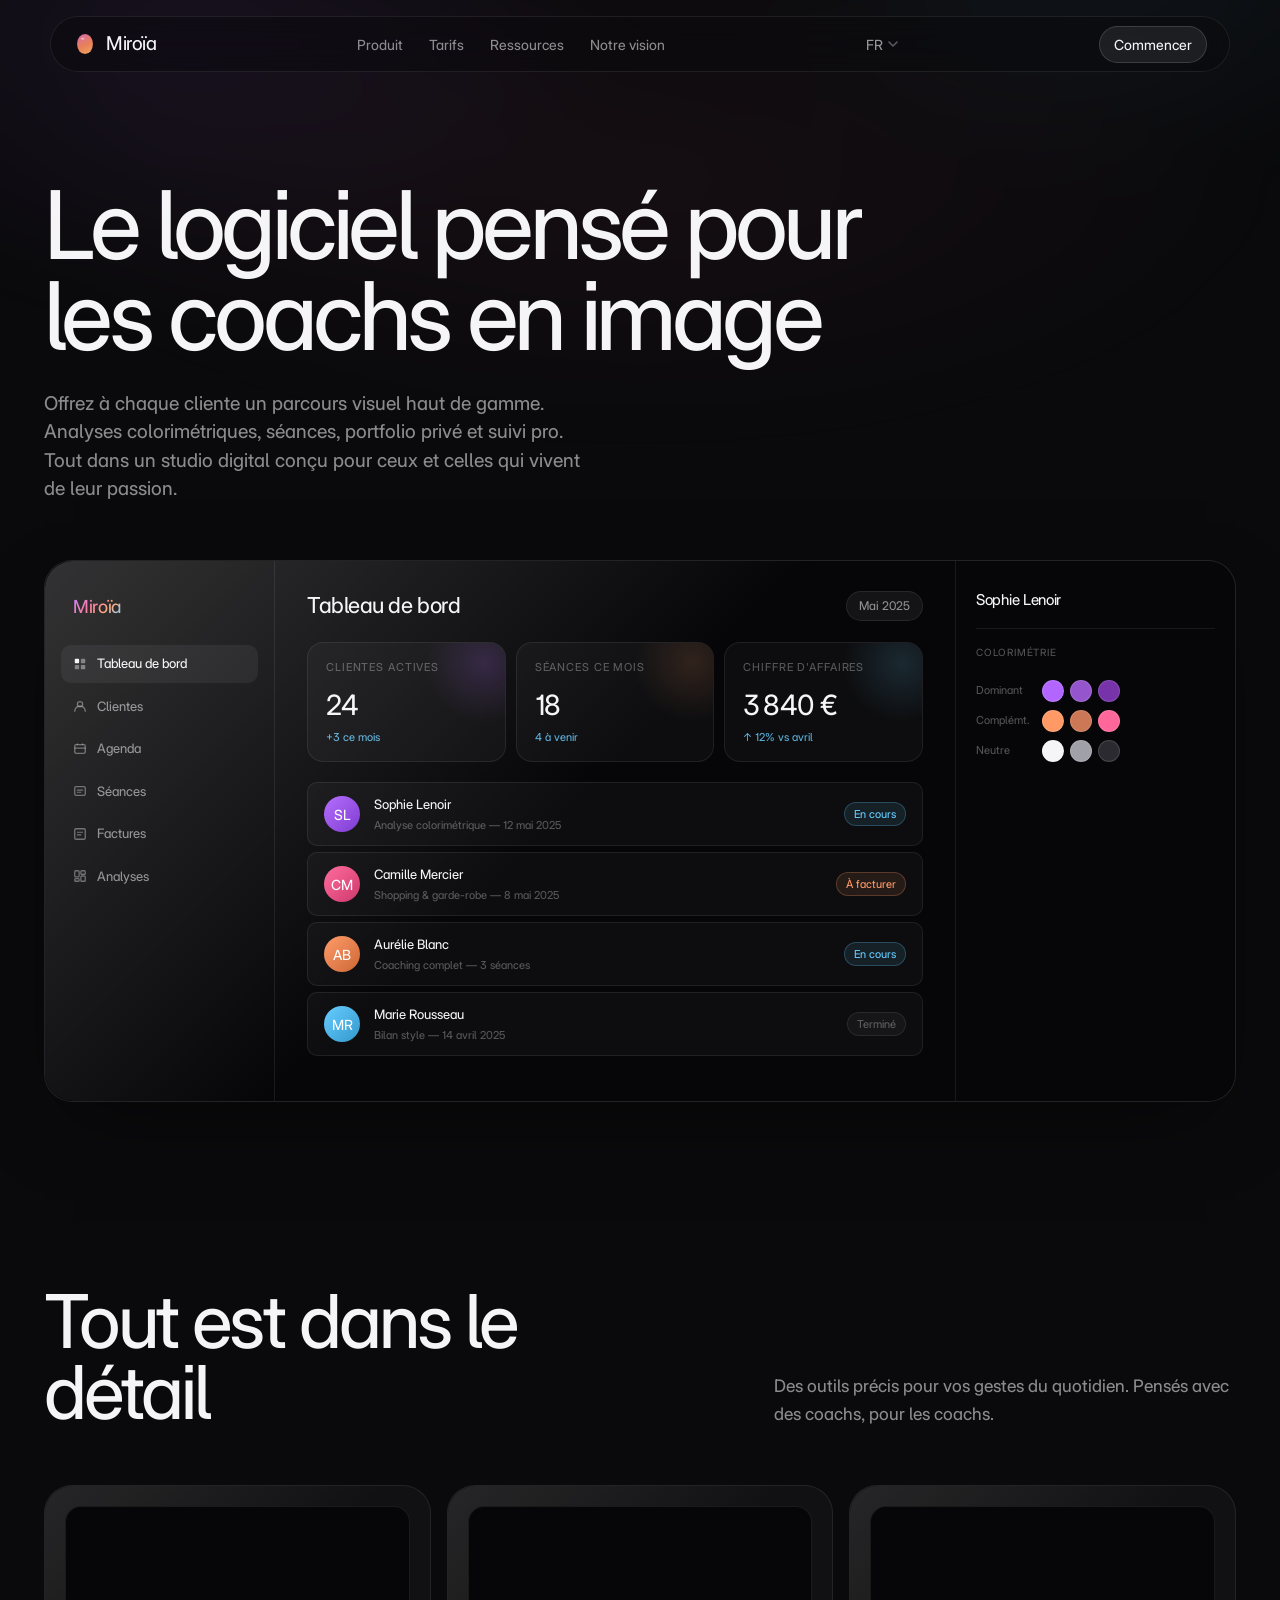
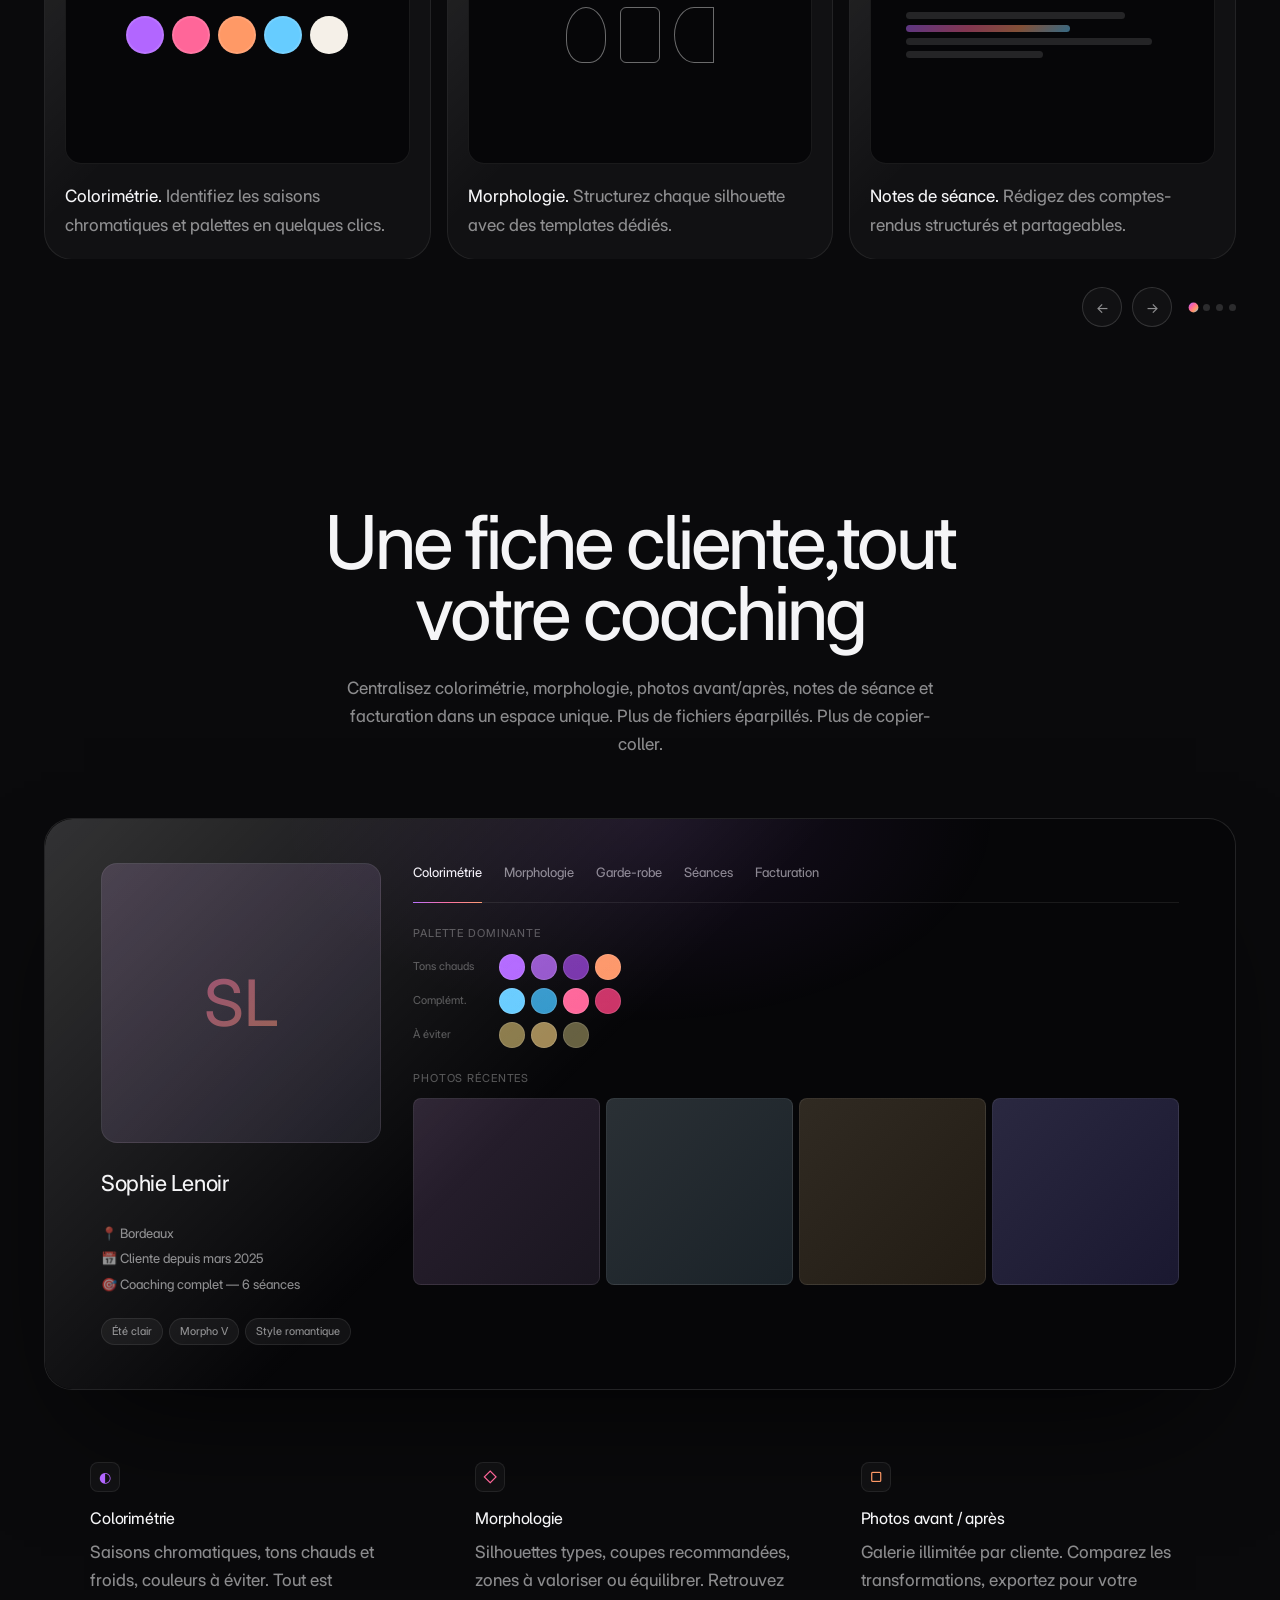
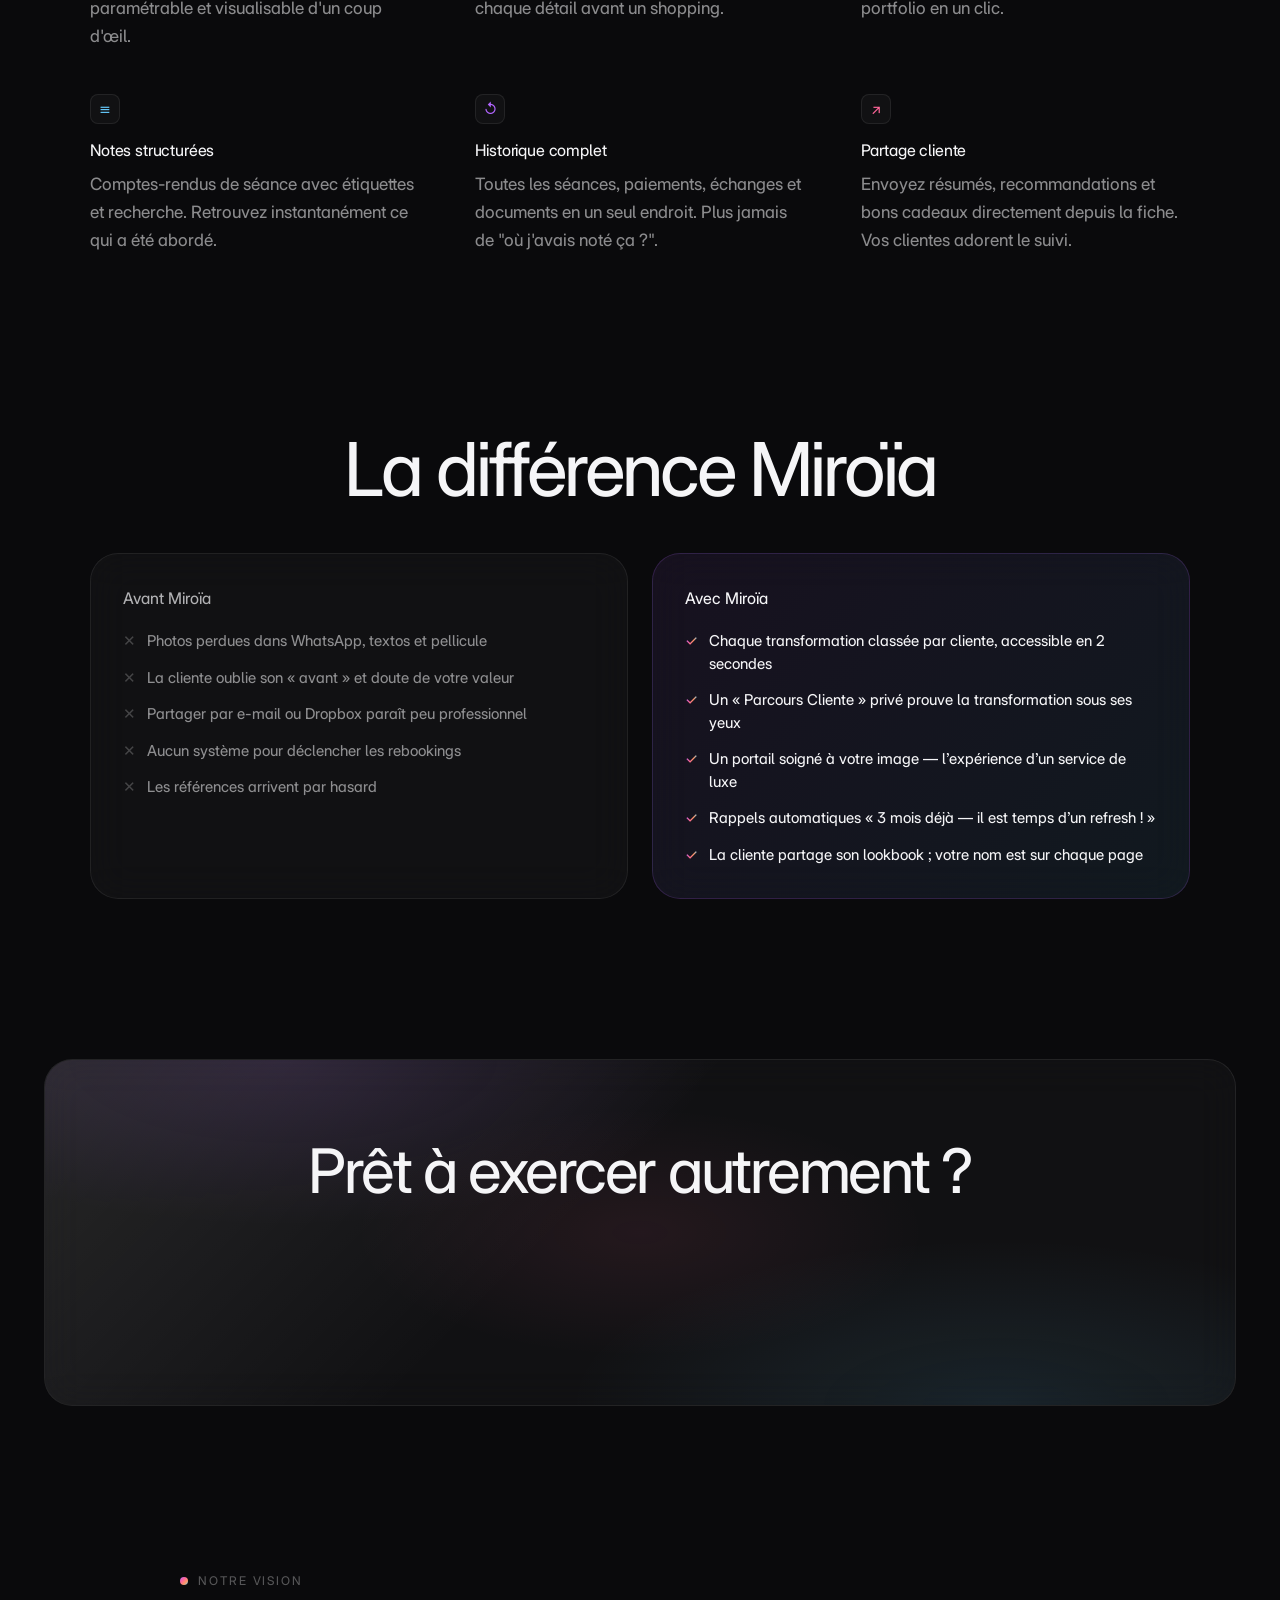
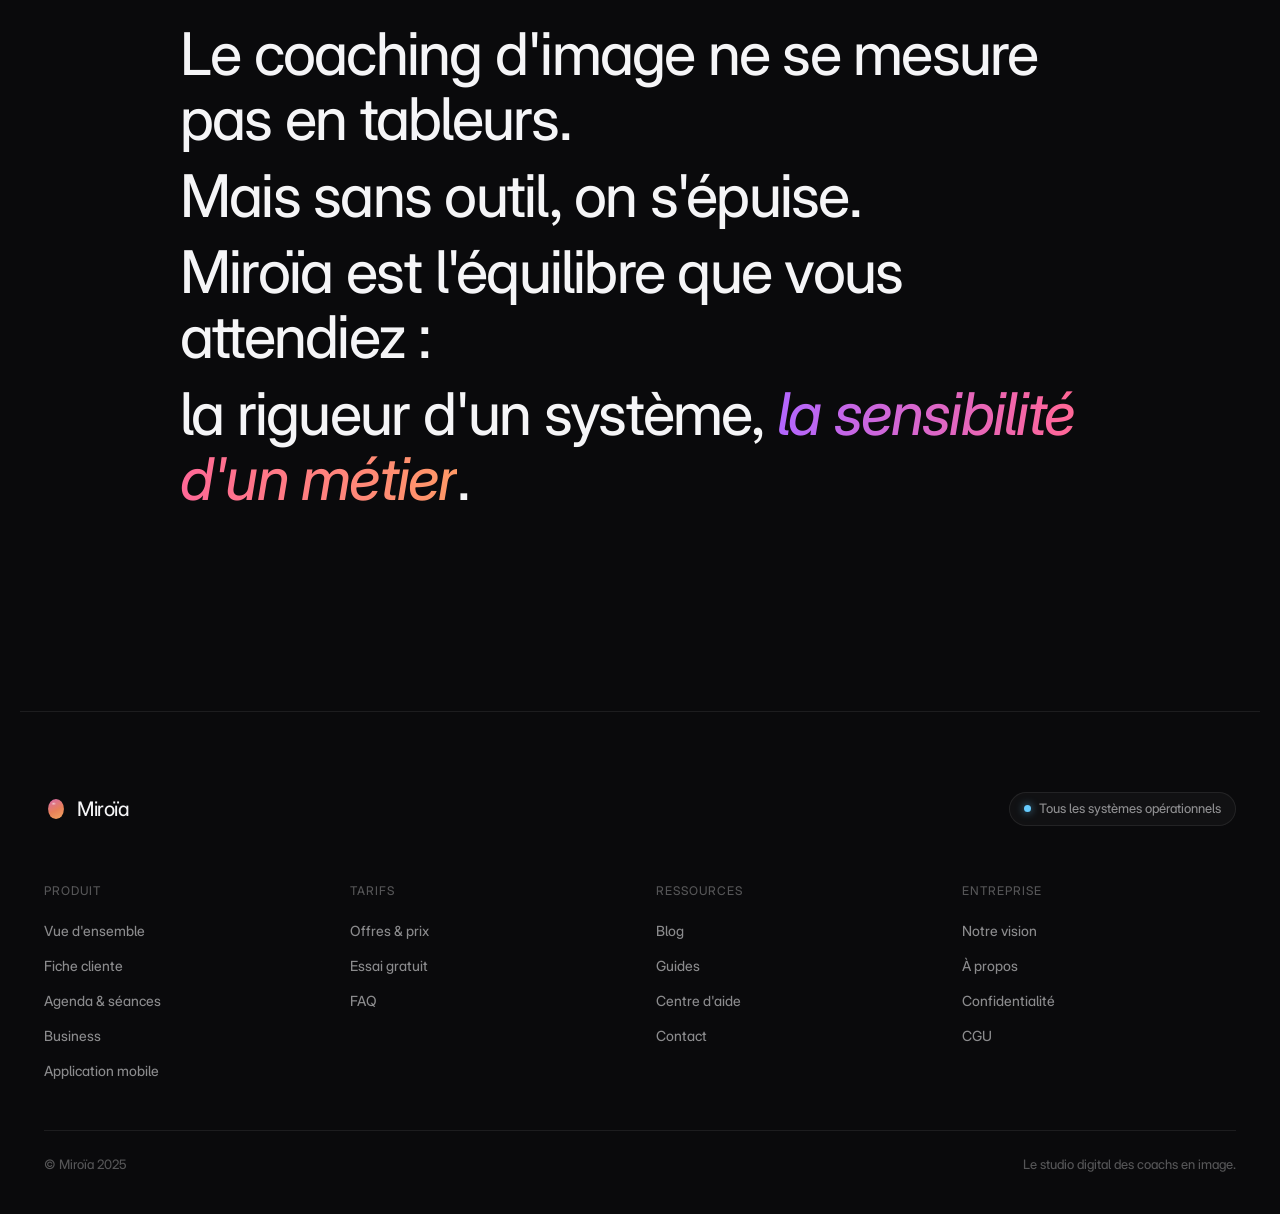
<file: index.html>
<!DOCTYPE html>
<html lang="fr">
<head>
  <meta charset="UTF-8" />
  <!-- favicon -->
  <link rel="icon" type="image/svg+xml" href="/favicon.svg">
  <link rel="apple-touch-icon" href="/favicon.svg">
  <meta name="viewport" content="width=device-width, initial-scale=1.0" />
  <title>Miroïa — Le système pensé pour les coachs en image</title>
  <meta name="description" content="Centralisez clientes, séances, analyses et facturation. La plateforme Miroïa conçue spécifiquement pour les coachs en image." />
  <link rel="preconnect" href="https://fonts.googleapis.com">
  <link rel="preconnect" href="https://fonts.gstatic.com" crossorigin>
  <link rel="stylesheet" href="https://rsms.me/inter/inter.css">
  <link href="https://fonts.googleapis.com/css2?family=Inter:ital,opsz,wght@0,14..32,400..700;1,14..32,400..600&display=swap" rel="stylesheet">
  <link rel="stylesheet" href="styles.css" />
</head>
<body>

  <!-- ============ NAVIGATION ============ -->
  <nav class="nav">
    <div class="nav__wrapper">
  <a class="nav__logo" href="/" aria-label="Miroïa">
    <div class="miroia-icon">
      <svg viewBox="0 0 100 100" xmlns="http://www.w3.org/2000/svg" aria-hidden="true">
        <defs>
          <linearGradient id="miroia-g" x1="30%" y1="0%" x2="70%" y2="100%">
            <stop offset="0%" stop-color="#D96EA0"/>
            <stop offset="55%" stop-color="#E8805A"/>
            <stop offset="100%" stop-color="#F0A060"/>
          </linearGradient>
          <radialGradient id="miroia-gloss" cx="40%" cy="28%" r="38%">
            <stop offset="0%" stop-color="rgba(255,255,255,0.55)"/>
            <stop offset="100%" stop-color="rgba(255,255,255,0)"/>
          </radialGradient>
        </defs>
        <ellipse cx="50" cy="50" rx="33" ry="42" fill="url(#miroia-g)"/>
        <ellipse cx="43" cy="32" rx="14" ry="10" fill="url(#miroia-gloss)"/>
      </svg>
    </div>

  Miroïa
  </a>
      <div class="nav__links">
        <a href="produit.html" data-i18n="nav.product">Produit</a>
        <a href="tarifs.html" data-i18n="nav.pricing">Tarifs</a>
        <a href="ressources.html" data-i18n="nav.resources">Ressources</a>
        <a href="#manifest">Notre vision</a>
      </div>
      <div class="lang-dropdown" id="lang-dropdown">
        <button
          class="lang-dropdown__btn"
          id="lang-toggle"
          aria-haspopup="listbox"
          aria-expanded="false"
          aria-label="Changer de langue">
          <span class="lang-label">FR</span>
          <svg class="lang-caret" width="10" height="6" viewBox="0 0 10 6"
               fill="none" xmlns="http://www.w3.org/2000/svg">
            <path d="M1 1L5 5L9 1" stroke="currentColor" stroke-width="1.5"
                  stroke-linecap="round" stroke-linejoin="round"/>
          </svg>
        </button>
        <ul class="lang-dropdown__menu" role="listbox" id="lang-menu" hidden>
          <li role="option">
            <button class="lang-option" data-lang="fr">Français</button>
          </li>
          <li role="option">
            <button class="lang-option" data-lang="en">English</button>
          </li>
        </ul>
      </div>
      <a class="nav__cta" href="#cta" data-i18n="nav.cta">Essayer gratuitement</a>
      <button class="nav__burger" aria-label="Ouvrir le menu" aria-expanded="false">
        <span></span><span></span><span></span>
      </button>
    </div>
  </nav>

  <!-- Mobile nav overlay -->
  <div class="nav__mobile" aria-hidden="true">
    <a class="nav__mobile__link" href="produit.html" data-i18n="nav.product">Produit</a>
    <a class="nav__mobile__link" href="tarifs.html" data-i18n="nav.pricing">Tarifs</a>
    <a class="nav__mobile__link" href="ressources.html" data-i18n="nav.resources">Ressources</a>
    <a class="nav__mobile__link" href="#manifest">Notre vision</a>
    <div class="nav__mobile__sep"></div>
    <a class="nav__mobile__cta btn btn--prism" href="#cta" data-i18n="nav.cta">Essayer gratuitement</a>
  </div>

  <div class="page">

    <!-- ============================================
         SECTION 1 — HERO (Linear-inspired)
         ============================================ -->
    <section class="hero">
      <div class="hero__top">
        <h1 class="hero__title" data-reveal-words data-i18n="hero.headline">Le logiciel pensé pour les coachs en image</h1>
      </div>
      <p class="hero__sub" data-reveal data-i18n="hero.sub">
        Offrez à chaque cliente un parcours visuel haut de gamme. Analyses colorimétriques, séances, portfolio privé et suivi pro. Tout dans un studio digital conçu pour ceux et celles qui vivent de leur passion.
      </p>

      <div class="hero__visual">
        <!-- Studio dashboard mockup — replace with real screenshot when ready -->
        <div class="crm-mock">

          <div class="crm-mock__sidebar">
            <div class="crm-mock__logo"><span>Miroïa</span></div>
            <div class="crm-nav-item active">
              <svg viewBox="0 0 16 16" fill="none"><rect x="2" y="2" width="5" height="5" rx="1" fill="currentColor"/><rect x="9" y="2" width="5" height="5" rx="1" fill="currentColor" opacity="0.4"/><rect x="2" y="9" width="5" height="5" rx="1" fill="currentColor" opacity="0.4"/><rect x="9" y="9" width="5" height="5" rx="1" fill="currentColor" opacity="0.4"/></svg>
              Tableau de bord
            </div>
            <div class="crm-nav-item">
              <svg viewBox="0 0 16 16" fill="none"><circle cx="8" cy="6" r="3" stroke="currentColor" stroke-width="1.5"/><path d="M2 14c0-3.3 2.7-6 6-6s6 2.7 6 6" stroke="currentColor" stroke-width="1.5" stroke-linecap="round"/></svg>
              Clientes
            </div>
            <div class="crm-nav-item">
              <svg viewBox="0 0 16 16" fill="none"><rect x="2" y="3" width="12" height="10" rx="1.5" stroke="currentColor" stroke-width="1.5"/><path d="M5 3V2M11 3V2M2 7h12" stroke="currentColor" stroke-width="1.2" stroke-linecap="round"/></svg>
              Agenda
            </div>
            <div class="crm-nav-item">
              <svg viewBox="0 0 16 16" fill="none"><rect x="2" y="3" width="12" height="10" rx="1.5" stroke="currentColor" stroke-width="1.5"/><path d="M5 7h6M5 9.5h4" stroke="currentColor" stroke-width="1.2" stroke-linecap="round"/></svg>
              Séances
            </div>
            <div class="crm-nav-item">
              <svg viewBox="0 0 16 16" fill="none"><rect x="2" y="2" width="12" height="12" rx="1.5" stroke="currentColor" stroke-width="1.5"/><path d="M5 6h6M5 9h4" stroke="currentColor" stroke-width="1.2" stroke-linecap="round"/></svg>
              Factures
            </div>
            <div class="crm-nav-item">
              <svg viewBox="0 0 16 16" fill="none"><rect x="2" y="2" width="5" height="7" rx="1" stroke="currentColor" stroke-width="1.5"/><rect x="9" y="2" width="5" height="4" rx="1" stroke="currentColor" stroke-width="1.5"/><rect x="9" y="8" width="5" height="6" rx="1" stroke="currentColor" stroke-width="1.5"/><rect x="2" y="11" width="5" height="3" rx="1" stroke="currentColor" stroke-width="1.5"/></svg>
              Analyses
            </div>
          </div>

          <div class="crm-mock__main">
            <div class="crm-main-header">
              <h3>Tableau de bord</h3>
              <div class="crm-pill">Mai 2025</div>
            </div>
            <div class="crm-cards">
              <div class="crm-stat">
                <div class="crm-stat__label">Clientes actives</div>
                <div class="crm-stat__value" data-counter="24">24</div>
                <div class="crm-stat__sub">+3 ce mois</div>
              </div>
              <div class="crm-stat">
                <div class="crm-stat__label">Séances ce mois</div>
                <div class="crm-stat__value" data-counter="18">18</div>
                <div class="crm-stat__sub">4 à venir</div>
              </div>
              <div class="crm-stat">
                <div class="crm-stat__label">Chiffre d'affaires</div>
                <div class="crm-stat__value" data-counter="3840" data-suffix=" €">3 840€</div>
                <div class="crm-stat__sub">↑ 12% vs avril</div>
              </div>
            </div>
            <div class="crm-clients">
              <div class="crm-client-row">
                <div class="crm-avatar crm-avatar--violet">SL</div>
                <div class="crm-client-info">
                  <div class="crm-client-name">Sophie Lenoir</div>
                  <div class="crm-client-meta">Analyse colorimétrique — 12 mai 2025</div>
                </div>
                <div class="crm-tag crm-tag--active">En cours</div>
              </div>
              <div class="crm-client-row">
                <div class="crm-avatar crm-avatar--pink">CM</div>
                <div class="crm-client-info">
                  <div class="crm-client-name">Camille Mercier</div>
                  <div class="crm-client-meta">Shopping & garde-robe — 8 mai 2025</div>
                </div>
                <div class="crm-tag crm-tag--pending">À facturer</div>
              </div>
              <div class="crm-client-row">
                <div class="crm-avatar crm-avatar--peach">AB</div>
                <div class="crm-client-info">
                  <div class="crm-client-name">Aurélie Blanc</div>
                  <div class="crm-client-meta">Coaching complet — 3 séances</div>
                </div>
                <div class="crm-tag crm-tag--active">En cours</div>
              </div>
              <div class="crm-client-row">
                <div class="crm-avatar crm-avatar--cyan">MR</div>
                <div class="crm-client-info">
                  <div class="crm-client-name">Marie Rousseau</div>
                  <div class="crm-client-meta">Bilan style — 14 avril 2025</div>
                </div>
                <div class="crm-tag crm-tag--archive">Terminé</div>
              </div>
            </div>
          </div>

          <div class="crm-mock__panel">
            <div class="crm-panel-title">Sophie Lenoir</div>
            <div class="crm-divider"></div>
            <div class="crm-section-label">Colorimétrie</div>
            <div class="crm-swatches">
              <div class="crm-swatch-row">
                <div class="crm-swatch-label">Dominant</div>
                <div class="crm-swatch" style="background:#b266ff;"></div>
                <div class="crm-swatch" style="background:#9555cc;"></div>
                <div class="crm-swatch" style="background:#7733aa;"></div>
              </div>
              <div class="crm-swatch-row">
                <div class="crm-swatch-label">Complémt.</div>
                <div class="crm-swatch" style="background:#ff9966;"></div>
                <div class="crm-swatch" style="background:#cc7755;"></div>
                <div class="crm-swatch" style="background:#ff6699;"></div>
              </div>
              <div class="crm-swatch-row">
                <div class="crm-swatch-label">Neutre</div>
                <div class="crm-swatch" style="background:#f5f5f7;"></div>
                <div class="crm-swatch" style="background:#a0a0a8;"></div>
                <div class="crm-swatch" style="background:#2a2a30;"></div>
              </div>
            </div>
          </div>

        </div>
      </div>
    </section>


    <!-- ============================================
         SECTION 2 — BEAUTY CAROUSEL (Framer-inspired)
         ============================================ -->
    <section class="beauty" id="produit">
      <header class="section-head">
        <h2 class="section-head__title" data-reveal-words>Tout est dans<br/> le détail</h2>
        <p class="section-head__sub" data-reveal>
          Des outils précis pour vos gestes du quotidien. Pensés avec des coachs, pour les coachs.
        </p>
      </header>

      <div class="beauty__viewport">
        <ul class="beauty__track" id="beautyTrack" data-reveal-children>

          <li class="beauty__card" data-tilt="4">
            <div class="beauty__visual">
              <div class="bv bv-palette">
                <span style="background:#b266ff;"></span>
                <span style="background:#ff6699;"></span>
                <span style="background:#ff9966;"></span>
                <span style="background:#66ccff;"></span>
                <span style="background:#f5f0e8;"></span>
              </div>
            </div>
            <p class="beauty__caption">
              <strong>Colorimétrie.</strong> Identifiez les saisons chromatiques et palettes en quelques clics.
            </p>
          </li>

          <li class="beauty__card" data-tilt="4">
            <div class="beauty__visual">
              <div class="bv bv-shapes">
                <span></span><span></span><span></span>
              </div>
            </div>
            <p class="beauty__caption">
              <strong>Morphologie.</strong> Structurez chaque silhouette avec des templates dédiés.
            </p>
          </li>

          <li class="beauty__card" data-tilt="4">
            <div class="beauty__visual">
              <div class="bv">
                <div class="bv-doc">
                  <span></span>
                  <span class="accent"></span>
                  <span></span>
                  <span></span>
                </div>
              </div>
            </div>
            <p class="beauty__caption">
              <strong>Notes de séance.</strong> Rédigez des comptes-rendus structurés et partageables.
            </p>
          </li>

          <li class="beauty__card" data-tilt="4">
            <div class="beauty__visual">
              <div class="bv bv-objectives">
                <div class="bv-bar-wrap">
                  <div class="bv-bar"><span style="width:90%;"></span></div>
                  <div class="bv-bar-label">Garde-robe capsule · 90%</div>
                </div>
                <div class="bv-bar-wrap">
                  <div class="bv-bar"><span style="width:60%;"></span></div>
                  <div class="bv-bar-label">Confiance & posture · 60%</div>
                </div>
                <div class="bv-bar-wrap">
                  <div class="bv-bar"><span style="width:75%;"></span></div>
                  <div class="bv-bar-label">Style professionnel · 75%</div>
                </div>
              </div>
            </div>
            <p class="beauty__caption">
              <strong>Suivi d'objectifs.</strong> Visualisez la progression de chaque cliente au fil des séances.
            </p>
          </li>

          <li class="beauty__card" data-tilt="4">
            <div class="beauty__visual">
              <div class="bv">
                <div class="bv-invoice">
                  <div class="bv-invoice-row"><span>Analyse colorimétrique</span><span>180 €</span></div>
                  <div class="bv-invoice-row"><span>Shopping accompagné</span><span>320 €</span></div>
                  <div class="bv-invoice-row"><span>Capsule wardrobe</span><span>240 €</span></div>
                  <div class="bv-invoice-row total"><span>Total</span><span class="price-prism">740 €</span></div>
                </div>
              </div>
            </div>
            <p class="beauty__caption">
              <strong>Devis & factures.</strong> Documents pro à votre image, en quelques secondes.
            </p>
          </li>

          <li class="beauty__card" data-tilt="4">
            <div class="beauty__visual">
              <div class="bv">
                <div class="bv-dashboard">
                  <div class="bv-dashboard-num">3 840 €</div>
                  <div class="bv-dashboard-sub">Chiffre d'affaires de mai · ↑ 12%</div>
                  <div class="bv-bar"><span style="width:78%;"></span></div>
                </div>
              </div>
            </div>
            <p class="beauty__caption">
              <strong>Tableau de bord.</strong> Pilotez votre activité avec des chiffres clairs et actionnables.
            </p>
          </li>

        </ul>
      </div>

      <div class="beauty__controls">
        <button class="beauty__btn" data-action="prev" aria-label="Précédent">←</button>
        <button class="beauty__btn" data-action="next" aria-label="Suivant">→</button>
        <div class="beauty__dots" id="beautyDots"></div>
      </div>
    </section>


    <!-- ============================================
         SECTION 4 — SPOTLIGHT (Config-inspired)
         ============================================ -->
    <section class="spotlight">
      <div class="spotlight__head">
        <h2 class="spotlight__title" data-reveal-words>Une fiche cliente,<br/>tout votre coaching</h2>
        <p class="spotlight__sub" data-reveal>
          Centralisez colorimétrie, morphologie, photos avant/après, notes de séance et facturation dans un espace unique. Plus de fichiers éparpillés. Plus de copier-coller.
        </p>
      </div>

      <div class="spotlight__visual" data-reveal="scale">
        <div class="spotlight__panel">
          <!-- Replace with real fiche cliente screenshot -->
          <div class="fc-aside">
            <div class="fc-photo"></div>
            <div class="fc-name">Sophie Lenoir</div>
            <div class="fc-meta">
              <span>📍 Bordeaux</span>
              <span>📅 Cliente depuis mars 2025</span>
              <span>🎯 Coaching complet — 6 séances</span>
            </div>
            <div class="fc-tags">
              <span class="fc-tag">Été clair</span>
              <span class="fc-tag">Morpho V</span>
              <span class="fc-tag">Style romantique</span>
            </div>
          </div>

          <div class="fc-main">
            <div class="fc-tabs">
              <span class="fc-tab active">Colorimétrie</span>
              <span class="fc-tab">Morphologie</span>
              <span class="fc-tab">Garde-robe</span>
              <span class="fc-tab">Séances</span>
              <span class="fc-tab">Facturation</span>
            </div>

            <div class="fc-block">
              <div class="fc-block-title">Palette dominante</div>
              <div class="fc-palette-grid">
                <div class="fc-palette-row">
                  <span class="fc-palette-label">Tons chauds</span>
                  <div class="fc-palette-swatch" style="background:#b266ff;"></div>
                  <div class="fc-palette-swatch" style="background:#9555cc;"></div>
                  <div class="fc-palette-swatch" style="background:#7733aa;"></div>
                  <div class="fc-palette-swatch" style="background:#ff9966;"></div>
                </div>
                <div class="fc-palette-row">
                  <span class="fc-palette-label">Complémt.</span>
                  <div class="fc-palette-swatch" style="background:#66ccff;"></div>
                  <div class="fc-palette-swatch" style="background:#3399cc;"></div>
                  <div class="fc-palette-swatch" style="background:#ff6699;"></div>
                  <div class="fc-palette-swatch" style="background:#cc3366;"></div>
                </div>
                <div class="fc-palette-row">
                  <span class="fc-palette-label">À éviter</span>
                  <div class="fc-palette-swatch" style="background:#8a7a4a;"></div>
                  <div class="fc-palette-swatch" style="background:#a08855;"></div>
                  <div class="fc-palette-swatch" style="background:#666040;"></div>
                </div>
              </div>
            </div>

            <div class="fc-block">
              <div class="fc-block-title">Photos récentes</div>
              <div class="fc-photos">
                <div class="fc-photo-thumb"></div>
                <div class="fc-photo-thumb"></div>
                <div class="fc-photo-thumb"></div>
                <div class="fc-photo-thumb"></div>
              </div>
            </div>
          </div>
        </div>
      </div>

      <!-- 6-feature grid -->
      <div class="spotlight__grid" data-reveal-children>
        <div class="feat6">
          <div class="feat6__icon violet">◐</div>
          <h6>Colorimétrie</h6>
          <p>Saisons chromatiques, tons chauds et froids, couleurs à éviter. Tout est paramétrable et visualisable d'un coup d'œil.</p>
        </div>
        <div class="feat6">
          <div class="feat6__icon pink">◇</div>
          <h6>Morphologie</h6>
          <p>Silhouettes types, coupes recommandées, zones à valoriser ou équilibrer. Retrouvez chaque détail avant un shopping.</p>
        </div>
        <div class="feat6">
          <div class="feat6__icon peach">▢</div>
          <h6>Photos avant / après</h6>
          <p>Galerie illimitée par cliente. Comparez les transformations, exportez pour votre portfolio en un clic.</p>
        </div>
        <div class="feat6">
          <div class="feat6__icon cyan">≡</div>
          <h6>Notes structurées</h6>
          <p>Comptes-rendus de séance avec étiquettes et recherche. Retrouvez instantanément ce qui a été abordé.</p>
        </div>
        <div class="feat6">
          <div class="feat6__icon violet">↺</div>
          <h6>Historique complet</h6>
          <p>Toutes les séances, paiements, échanges et documents en un seul endroit. Plus jamais de "où j'avais noté ça ?".</p>
        </div>
        <div class="feat6">
          <div class="feat6__icon pink">↗</div>
          <h6>Partage cliente</h6>
          <p>Envoyez résumés, recommandations et bons cadeaux directement depuis la fiche. Vos clientes adorent le suivi.</p>
        </div>
      </div>
    </section>


    <!-- ============================================
         SECTION 3 — AVANT / APRÈS
         ============================================ -->
    <section class="section-ba">
      <div class="container">
        <h2 class="section-title" data-i18n="ba.title">La différence Miroïa</h2>
        <div class="ba-grid">
          <div class="ba-col ba-col--before">
            <div class="ba-col__head" data-i18n="ba.before.head">Avant Miroïa</div>
            <ul class="ba-list">
              <li data-i18n="ba.1.before">Photos perdues dans WhatsApp, textos et pellicule</li>
              <li data-i18n="ba.2.before">La cliente oublie son « avant » et doute de votre valeur</li>
              <li data-i18n="ba.3.before">Partager par e-mail ou Dropbox paraît peu professionnel</li>
              <li data-i18n="ba.4.before">Aucun système pour déclencher les rebookings</li>
              <li data-i18n="ba.5.before">Les références arrivent par hasard</li>
            </ul>
          </div>
          <div class="ba-col ba-col--after">
            <div class="ba-col__head" data-i18n="ba.after.head">Avec Miroïa</div>
            <ul class="ba-list">
              <li data-i18n="ba.1.after">Chaque transformation classée par cliente, accessible en 2 secondes</li>
              <li data-i18n="ba.2.after">Un « Parcours Cliente » privé prouve la transformation sous ses yeux</li>
              <li data-i18n="ba.3.after">Un portail soigné à votre image — l'expérience d'un service de luxe</li>
              <li data-i18n="ba.4.after">Rappels automatiques « 3 mois déjà — il est temps d'un refresh ! »</li>
              <li data-i18n="ba.5.after">La cliente partage son lookbook ; votre nom est sur chaque page</li>
            </ul>
          </div>
        </div>
      </div>
    </section>


    <!-- ============================================
         SECTION 4 — CTA (trial + demo)
         ============================================ -->
    <section class="cta" id="cta">
      <div class="cta__inner">
        <h2 class="cta__title" data-reveal-words>Prêt à exercer<br/> autrement ?</h2>
        <p class="cta__sub" data-reveal>14 jours d'essai gratuit. Sans carte bancaire. Sans engagement.</p>
        <div class="cta__buttons" data-reveal>
          <a class="btn btn--prism" data-magnetic="0.3" href="#">Essayer gratuitement</a>
          <a class="btn btn--ghost" href="#">Demander une démo</a>
        </div>
      </div>
    </section>


    <!-- ============================================
         SECTION 5 — MANIFEST (positioning)
         ============================================ -->
    <section class="manifest" id="manifest">
      <div class="manifest__inner">
        <div class="manifest__eyebrow">Notre vision</div>
        <h2 class="manifest__title" id="manifestTitle">
          <span class="manifest__line">Le coaching d'image ne se mesure pas en tableurs.</span>
          <span class="manifest__line">Mais sans outil, on s'épuise.</span>
          <span class="manifest__line">Miroïa est l'équilibre que vous attendiez :</span>
          <span class="manifest__line">la rigueur d'un système, <em>la sensibilité d'un métier</em>.</span>
        </h2>
      </div>
    </section>


    <!-- ============ FOOTER ============ -->
    <footer class="footer">
<div class="footer__top">
  <a href="/" class="footer__logo">
    <div class="miroia-icon">          <!-- ← remplace le span -->
      <svg viewBox="0 0 100 100" xmlns="http://www.w3.org/2000/svg" aria-hidden="true">
        <defs>
          <linearGradient id="miroia-g-footer" x1="30%" y1="0%" x2="70%" y2="100%">
            <stop offset="0%" stop-color="#D96EA0"/>
            <stop offset="55%" stop-color="#E8805A"/>
            <stop offset="100%" stop-color="#F0A060"/>
          </linearGradient>
          <radialGradient id="miroia-gloss-footer" cx="40%" cy="28%" r="38%">
            <stop offset="0%" stop-color="rgba(255,255,255,0.55)"/>
            <stop offset="100%" stop-color="rgba(255,255,255,0)"/>
          </radialGradient>
        </defs>
        <ellipse cx="50" cy="50" rx="33" ry="42" fill="url(#miroia-g-footer)"/>
        <ellipse cx="43" cy="32" rx="14" ry="10" fill="url(#miroia-gloss-footer)"/>
      </svg>
    </div>                             <!-- ← fin du remplacement -->
    Miroïa
  </a>
  <span class="footer__status">
    <span class="footer__status-dot"></span>
    Tous les systèmes opérationnels
  </span>
</div>

      <div class="footer__cols">
        <div class="footer__col">
          <h4>Produit</h4>
          <ul>
            <li><a href="produit.html">Vue d'ensemble</a></li>
            <li><a href="produit.html#fiche">Fiche cliente</a></li>
            <li><a href="produit.html#agenda">Agenda & séances</a></li>
            <li><a href="produit.html#business">Business</a></li>
            <li><a href="produit.html#mobile">Application mobile</a></li>
          </ul>
        </div>
        <div class="footer__col">
          <h4>Tarifs</h4>
          <ul>
            <li><a href="tarifs.html">Offres & prix</a></li>
            <li><a href="tarifs.html#cta">Essai gratuit</a></li>
            <li><a href="tarifs.html">FAQ</a></li>
          </ul>
        </div>
        <div class="footer__col">
          <h4>Ressources</h4>
          <ul>
            <li><a href="ressources.html">Blog</a></li>
            <li><a href="ressources.html">Guides</a></li>
            <li><a href="ressources.html">Centre d'aide</a></li>
            <li><a href="#">Contact</a></li>
          </ul>
        </div>
        <div class="footer__col">
          <h4>Entreprise</h4>
          <ul>
            <li><a href="#manifest">Notre vision</a></li>
            <li><a href="#">À propos</a></li>
            <li><a href="#">Confidentialité</a></li>
            <li><a href="#">CGU</a></li>
          </ul>
        </div>
      </div>

      <div class="footer__bottom">
        <p>© Miroïa 2025</p>
        <p data-i18n="footer.tagline">Conçu pour les coachs en image, partout en France.</p>
      </div>
    </footer>

  </div><!-- .page -->



  <script type="module" src="animations.js"></script>

  <script>
    // ============ SPOTLIGHT — FICHE CLIENTE SCALE ============
    // Same pattern as studio: fc-aside (profile sidebar) hidden via CSS,
    // fc-main (the data) is what gets scaled — exactly like crm-mock__sidebar hidden.
    (() => {
      const panel  = document.querySelector('.spotlight__visual .spotlight__panel');
      const visual = document.querySelector('.spotlight__visual');
      if (!panel || !visual) return;
      const NATURAL_W = 500, PAD = 12;

      function scaleSpotlight() {
        if (window.innerWidth > 740) {
          panel.style.width = ''; panel.style.transform = '';
          visual.style.height = ''; return;
        }
        panel.style.transform = 'none';
        panel.style.width = NATURAL_W + 'px';
        const h = panel.offsetHeight;
        const s = (visual.offsetWidth - PAD * 2) / NATURAL_W;
        panel.style.transformOrigin = 'top left';
        panel.style.transform = `scale(${s})`;
        visual.style.height = Math.round(h * s + PAD * 2) + 'px';
      }
      scaleSpotlight();
      window.addEventListener('resize', scaleSpotlight, { passive: true });
    })();

    // ============ STUDIO MOCKUP — SCALE TO FIT MOBILE ============
    (() => {
      const mock   = document.querySelector('.crm-mock');
      const visual = document.querySelector('.hero__visual');
      if (!mock || !visual) return;

      const NATURAL_W = 600; // main content only — sidebar is hidden via CSS

      function scaleCRM() {
        if (window.innerWidth > 740) {
          // Reset to desktop layout
          mock.style.width     = '';
          mock.style.transform = '';
          visual.style.height  = '';
          return;
        }
        // Step 1 — measure natural height at full width
        mock.style.transform = 'none';
        mock.style.width     = NATURAL_W + 'px';
        const naturalH = mock.offsetHeight;

        // Step 2 — compute scale and apply
        const scale = visual.offsetWidth / NATURAL_W;
        mock.style.transform = `scale(${scale})`;
        visual.style.height  = Math.round(naturalH * scale) + 'px';
      }

      scaleCRM();
      window.addEventListener('resize', scaleCRM, { passive: true });
    })();

  </script>

  <script>

    // ============ BEAUTY CAROUSEL ============
    (() => {
      const track = document.getElementById('beautyTrack');
      const dotsBox = document.getElementById('beautyDots');
      if (!track) return;

      const cards = track.querySelectorAll('.beauty__card');
      const total = cards.length;
      let perPage = 3;
      let current = 0;

      const computePerPage = () => {
        if (window.innerWidth <= 740) perPage = 1;
        else if (window.innerWidth <= 1099) perPage = 2;
        else perPage = 3;
      };

      const pages = () => Math.max(1, total - perPage + 1);

      const renderDots = () => {
        dotsBox.innerHTML = '';
        for (let i = 0; i < pages(); i++) {
          const d = document.createElement('button');
          d.className = 'beauty__dot' + (i === current ? ' active' : '');
          d.setAttribute('aria-label', `Page ${i + 1}`);
          d.addEventListener('click', () => goTo(i));
          dotsBox.appendChild(d);
        }
      };

      const goTo = (n) => {
        current = Math.max(0, Math.min(pages() - 1, n));
        const cardWidth = cards[0].getBoundingClientRect().width + 16;
        track.style.transform = `translateX(-${current * cardWidth}px)`;
        dotsBox.querySelectorAll('.beauty__dot').forEach((d, i) =>
          d.classList.toggle('active', i === current)
        );
      };

      document.querySelectorAll('.beauty__btn').forEach(btn => {
        btn.addEventListener('click', () => {
          goTo(current + (btn.dataset.action === 'next' ? 1 : -1));
        });
      });

      const init = () => {
        computePerPage();
        renderDots();
        goTo(current);
      };

      // Touch swipe support
      let touchStartX = 0;
      let touchStartY = 0;
      track.addEventListener('touchstart', e => {
        touchStartX = e.touches[0].clientX;
        touchStartY = e.touches[0].clientY;
      }, { passive: true });
      track.addEventListener('touchend', e => {
        const dx = e.changedTouches[0].clientX - touchStartX;
        const dy = e.changedTouches[0].clientY - touchStartY;
        if (Math.abs(dx) > Math.abs(dy) && Math.abs(dx) > 40) {
          goTo(current + (dx < 0 ? 1 : -1));
        }
      }, { passive: true });

      window.addEventListener('resize', () => {
        const old = perPage;
        computePerPage();
        if (old !== perPage) {
          current = 0;
          renderDots();
        }
        goTo(current);
      });

      init();
    })();

    // ============ MANIFEST — LINE-BY-LINE REVEAL ON SCROLL ============
    (() => {
      const lines = document.querySelectorAll('.manifest__line');
      if (!lines.length) return;

      const io = new IntersectionObserver((entries) => {
        entries.forEach(e => {
          if (e.isIntersecting) {
            e.target.classList.add('is-lit');
            io.unobserve(e.target);
          }
        });
      }, {
        rootMargin: '-15% 0px -25% 0px',
        threshold: 0
      });

      lines.forEach((line, i) => {
        line.style.transitionDelay = `${i * 0.15}s`;
        io.observe(line);
      });
    })();
  </script>

</body>
</html>
</file>
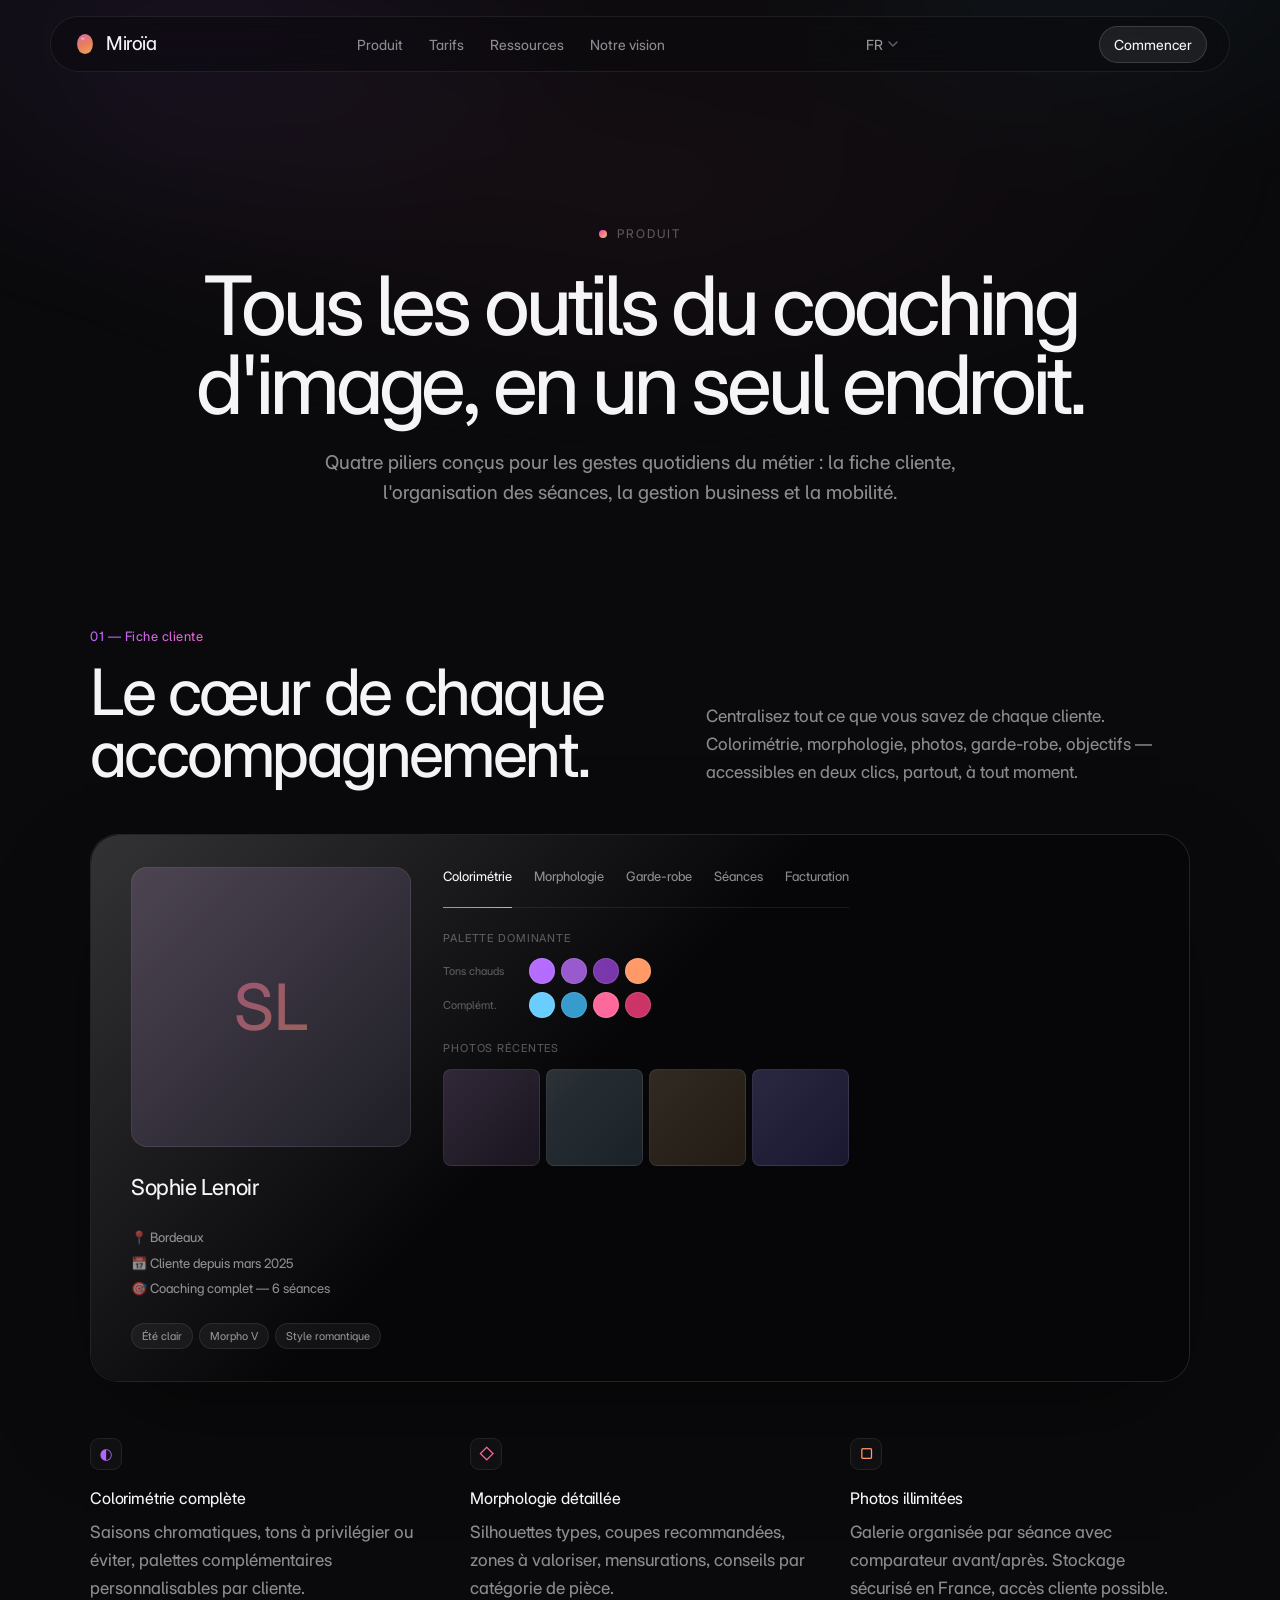
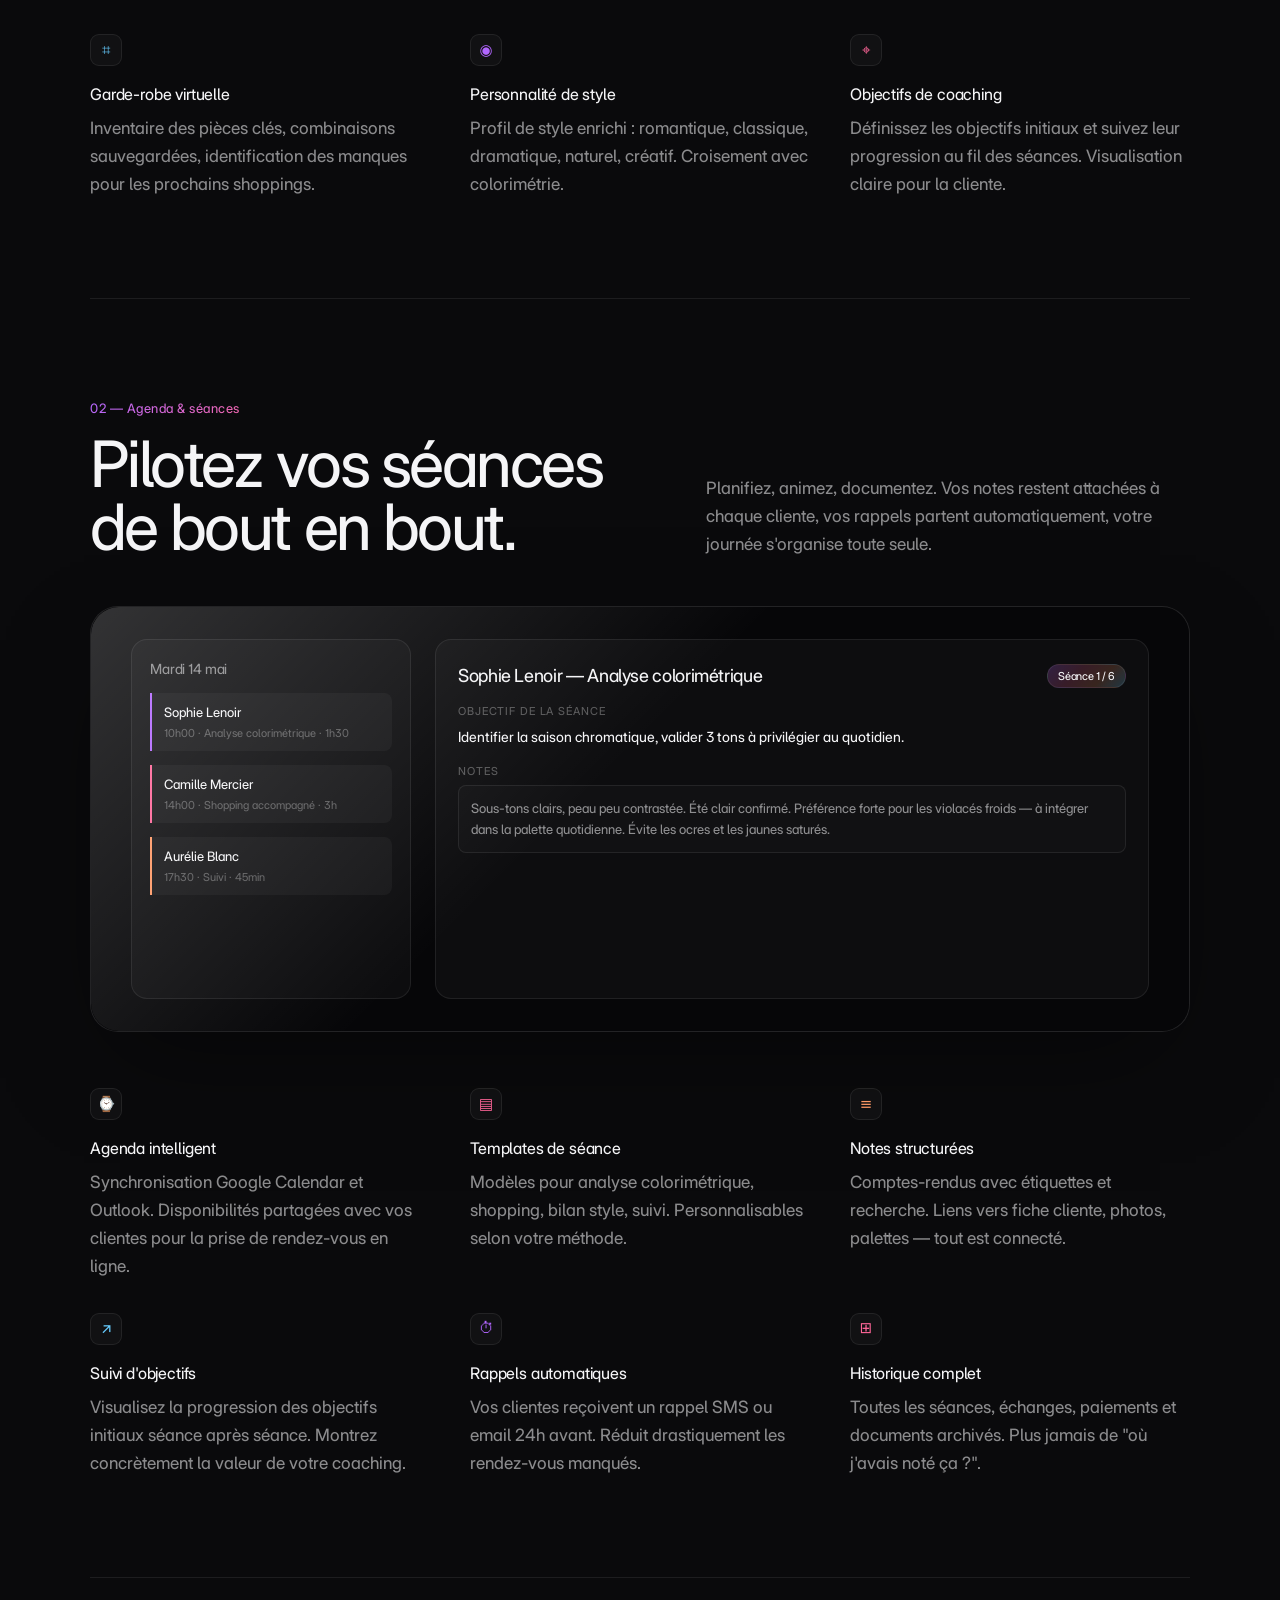
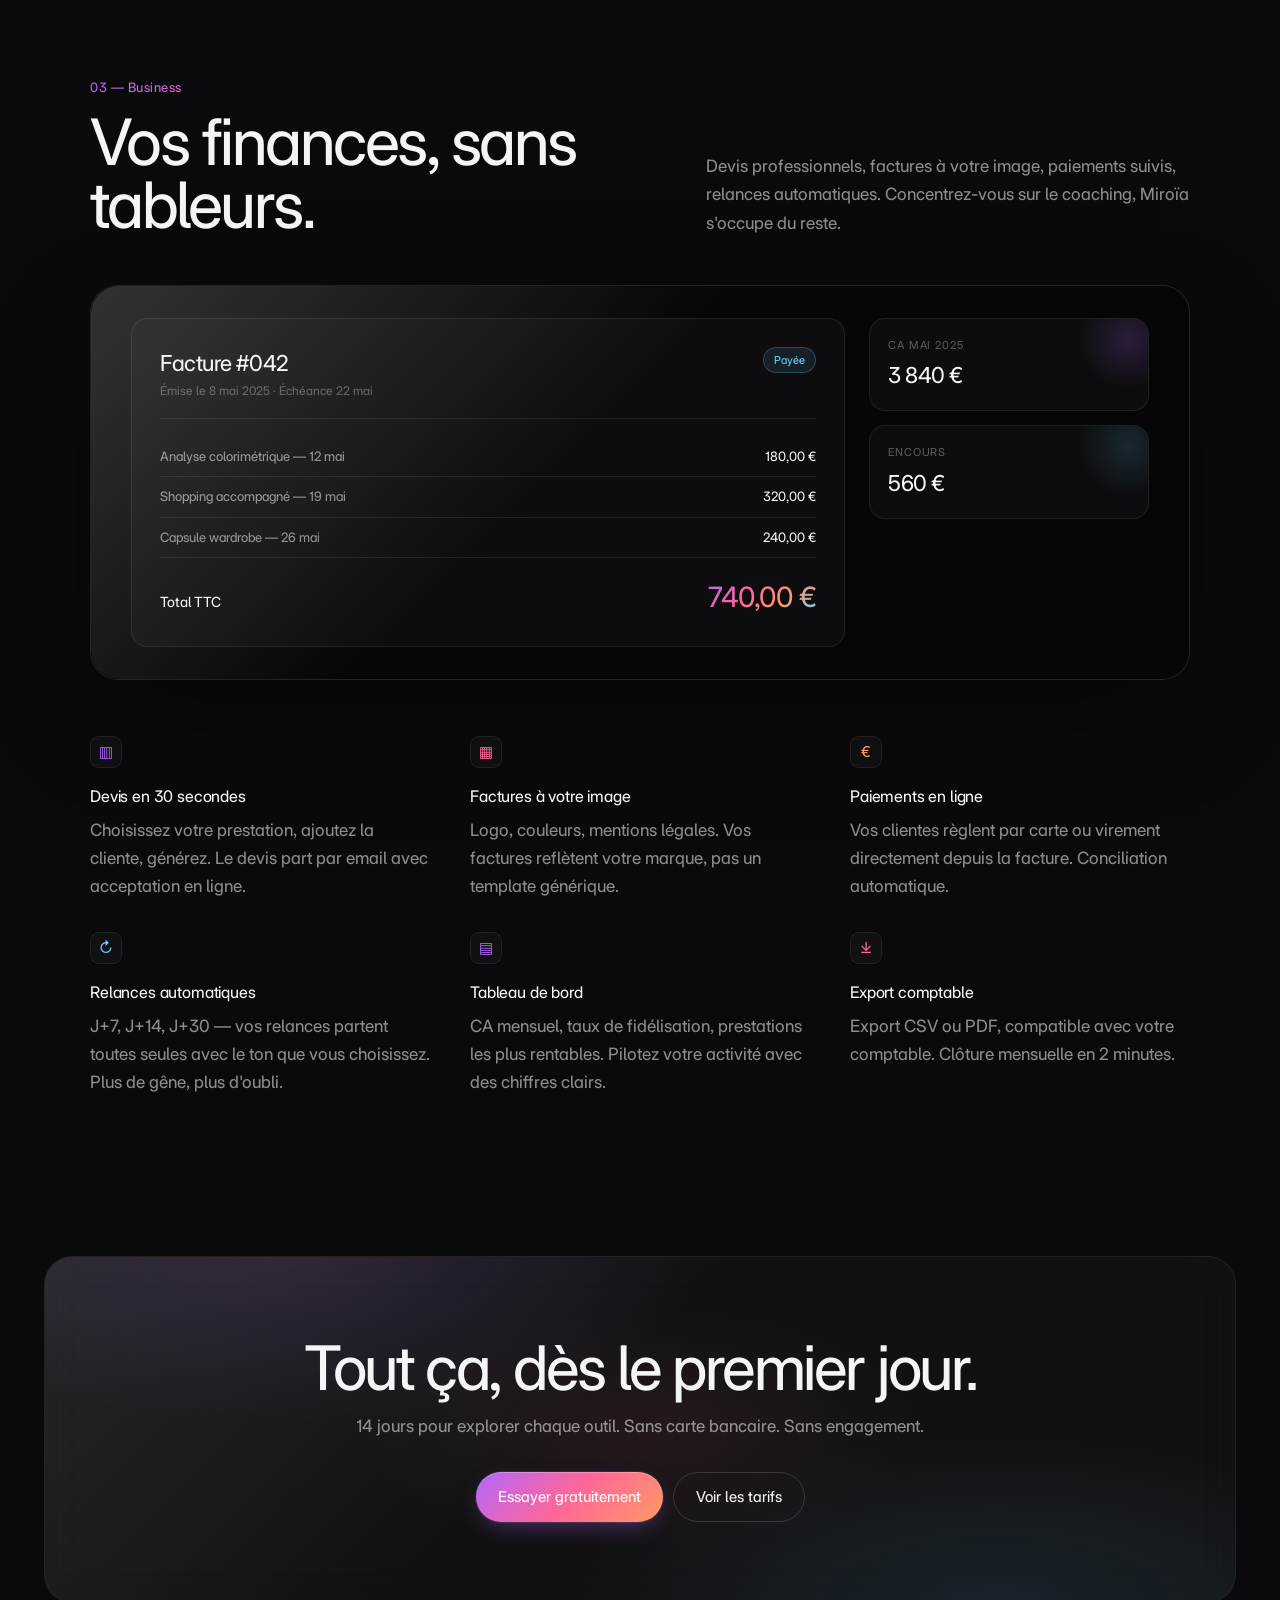
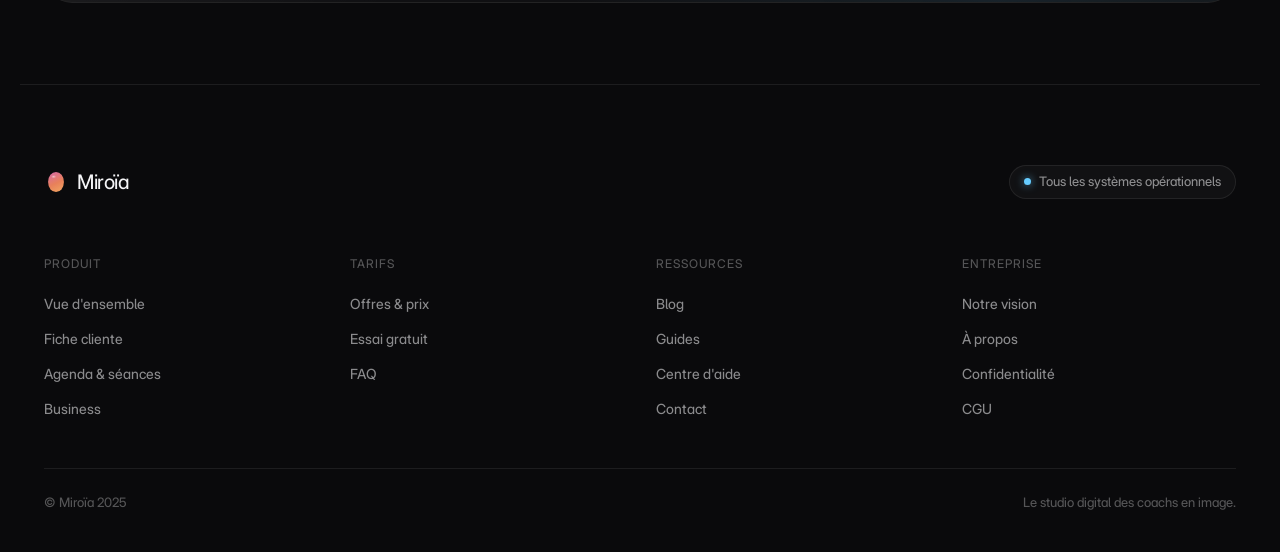
<file: produit.html>
<!DOCTYPE html>
<html lang="fr">
<head>
<meta charset="UTF-8" />
<link rel="icon" type="image/svg+xml" href="favicon.svg">
<link rel="apple-touch-icon" href="favicon.svg">
<meta name="viewport" content="width=device-width, initial-scale=1.0" />
<title>Produit — Miroïa</title>
<meta name="description" content="Tous les outils du coaching d'image, en un seul endroit. Fiches clientes, agenda, facturation : la suite complète Miroïa." />
<link rel="preconnect" href="https://fonts.googleapis.com">
<link rel="preconnect" href="https://fonts.gstatic.com" crossorigin>
<link rel="stylesheet" href="https://rsms.me/inter/inter.css">
<link href="https://fonts.googleapis.com/css2?family=Inter:ital,opsz,wght@0,14..32,400..700;1,14..32,400..600&display=swap" rel="stylesheet">
<link rel="stylesheet" href="styles.css" />
</head>
<body>
<!-- ============ NAVIGATION ============ -->
<nav class="nav">
  <div class="nav__wrapper">
    <a class="nav__logo" href="/" aria-label="Miroïa">
      <div class="miroia-icon">
        <svg viewBox="0 0 100 100" xmlns="http://www.w3.org/2000/svg" aria-hidden="true">
          <defs>
            <linearGradient id="miroia-g" x1="30%" y1="0%" x2="70%" y2="100%">
              <stop offset="0%" stop-color="#D96EA0"/>
              <stop offset="55%" stop-color="#E8805A"/>
              <stop offset="100%" stop-color="#F0A060"/>
            </linearGradient>
            <radialGradient id="miroia-gloss" cx="40%" cy="28%" r="38%">
              <stop offset="0%" stop-color="rgba(255,255,255,0.55)"/>
              <stop offset="100%" stop-color="rgba(255,255,255,0)"/>
            </radialGradient>
          </defs>
          <ellipse cx="50" cy="50" rx="33" ry="42" fill="url(#miroia-g)"/>
          <ellipse cx="43" cy="32" rx="14" ry="10" fill="url(#miroia-gloss)"/>
        </svg>
      </div>
      Miroïa
    </a>
    <div class="nav__links">
      <a href="produit.html" data-i18n="nav.product">Produit</a>
      <a href="tarifs.html" data-i18n="nav.pricing">Tarifs</a>
      <a href="ressources.html" data-i18n="nav.resources">Ressources</a>
      <a href="index.html#manifest">Notre vision</a>
    </div>
    <div class="lang-dropdown" id="lang-dropdown">
      <button
        class="lang-dropdown__btn"
        id="lang-toggle"
        aria-haspopup="listbox"
        aria-expanded="false"
        aria-label="Changer de langue">
        <span class="lang-label">FR</span>
        <svg class="lang-caret" width="10" height="6" viewBox="0 0 10 6"
             fill="none" xmlns="http://www.w3.org/2000/svg">
          <path d="M1 1L5 5L9 1" stroke="currentColor" stroke-width="1.5"
                stroke-linecap="round" stroke-linejoin="round"/>
        </svg>
      </button>
      <ul class="lang-dropdown__menu" role="listbox" id="lang-menu" hidden>
        <li role="option">
          <button class="lang-option" data-lang="fr">Français</button>
        </li>
        <li role="option">
          <button class="lang-option" data-lang="en">English</button>
        </li>
      </ul>
    </div>
    <a class="nav__cta" href="#cta" data-i18n="nav.cta">Essayer gratuitement</a>
    <button class="nav__burger" aria-label="Ouvrir le menu" aria-expanded="false">
      <span></span><span></span><span></span>
    </button>
  </div>
</nav>

<!-- Mobile nav overlay -->
<div class="nav__mobile" aria-hidden="true">
  <a class="nav__mobile__link" href="produit.html" data-i18n="nav.product">Produit</a>
  <a class="nav__mobile__link" href="tarifs.html" data-i18n="nav.pricing">Tarifs</a>
  <a class="nav__mobile__link" href="ressources.html" data-i18n="nav.resources">Ressources</a>
  <a class="nav__mobile__link" href="index.html#manifest">Notre vision</a>
  <div class="nav__mobile__sep"></div>
  <a class="nav__mobile__cta btn btn--prism" href="#cta" data-i18n="nav.cta">Essayer gratuitement</a>
</div>

<div class="page">

<!-- ============ PAGE HERO ============ -->
<header class="page-hero">
  <div class="page-hero__eyebrow">Produit</div>
  <h1 class="page-hero__title" data-reveal-words>Tous les outils du coaching d'image, <em>en un seul endroit</em>.</h1>
  <p class="page-hero__sub" data-reveal>
    Quatre piliers conçus pour les gestes quotidiens du métier : la fiche cliente, l'organisation des séances, la gestion business et la mobilité.
  </p>
</header>

<!-- ============ PRODUCT SECTIONS ============ -->
<section class="product">

  <!-- 1. Fiche cliente -->
  <article class="product-section" id="fiche">
    <header class="product-section__head">
      <div>
        <span class="product-section__eyebrow">01 — Fiche cliente</span>
        <h2 class="product-section__title" data-reveal-words>Le cœur de chaque accompagnement.</h2>
      </div>
      <p class="product-section__sub" data-reveal>
        Centralisez tout ce que vous savez de chaque cliente. Colorimétrie, morphologie, photos, garde-robe, objectifs — accessibles en deux clics, partout, à tout moment.
      </p>
    </header>
    <div class="product-section__visual" data-reveal="scale">
      <div class="product-section__visual-inner">
        <div class="spotlight__panel" style="padding:0;background:transparent;min-height:auto;width:100%;">
          <div class="fc-aside">
            <div class="fc-photo"></div>
            <div class="fc-name">Sophie Lenoir</div>
            <div class="fc-meta">
              <span>📍 Bordeaux</span>
              <span>📅 Cliente depuis mars 2025</span>
              <span>🎯 Coaching complet — 6 séances</span>
            </div>
            <div class="fc-tags">
              <span class="fc-tag">Été clair</span>
              <span class="fc-tag">Morpho V</span>
              <span class="fc-tag">Style romantique</span>
            </div>
          </div>
          <div class="fc-main">
            <div class="fc-tabs">
              <span class="fc-tab active">Colorimétrie</span>
              <span class="fc-tab">Morphologie</span>
              <span class="fc-tab">Garde-robe</span>
              <span class="fc-tab">Séances</span>
              <span class="fc-tab">Facturation</span>
            </div>
            <div class="fc-block">
              <div class="fc-block-title">Palette dominante</div>
              <div class="fc-palette-grid">
                <div class="fc-palette-row">
                  <span class="fc-palette-label">Tons chauds</span>
                  <div class="fc-palette-swatch" style="background:#b266ff;"></div>
                  <div class="fc-palette-swatch" style="background:#9555cc;"></div>
                  <div class="fc-palette-swatch" style="background:#7733aa;"></div>
                  <div class="fc-palette-swatch" style="background:#ff9966;"></div>
                </div>
                <div class="fc-palette-row">
                  <span class="fc-palette-label">Complémt.</span>
                  <div class="fc-palette-swatch" style="background:#66ccff;"></div>
                  <div class="fc-palette-swatch" style="background:#3399cc;"></div>
                  <div class="fc-palette-swatch" style="background:#ff6699;"></div>
                  <div class="fc-palette-swatch" style="background:#cc3366;"></div>
                </div>
              </div>
            </div>
            <div class="fc-block">
              <div class="fc-block-title">Photos récentes</div>
              <div class="fc-photos">
                <div class="fc-photo-thumb"></div>
                <div class="fc-photo-thumb"></div>
                <div class="fc-photo-thumb"></div>
                <div class="fc-photo-thumb"></div>
              </div>
            </div>
          </div>
        </div>
      </div>
    </div>
    <div class="product-section__features" data-reveal-children>
      <div class="product-section__feature">
        <div class="product-section__feature-icon violet">◐</div>
        <h6>Colorimétrie complète</h6>
        <p>Saisons chromatiques, tons à privilégier ou éviter, palettes complémentaires personnalisables par cliente.</p>
      </div>
      <div class="product-section__feature">
        <div class="product-section__feature-icon pink">◇</div>
        <h6>Morphologie détaillée</h6>
        <p>Silhouettes types, coupes recommandées, zones à valoriser, mensurations, conseils par catégorie de pièce.</p>
      </div>
      <div class="product-section__feature">
        <div class="product-section__feature-icon peach">▢</div>
        <h6>Photos illimitées</h6>
        <p>Galerie organisée par séance avec comparateur avant/après. Stockage sécurisé en France, accès cliente possible.</p>
      </div>
      <div class="product-section__feature">
        <div class="product-section__feature-icon cyan">⌗</div>
        <h6>Garde-robe virtuelle</h6>
        <p>Inventaire des pièces clés, combinaisons sauvegardées, identification des manques pour les prochains shoppings.</p>
      </div>
      <div class="product-section__feature">
        <div class="product-section__feature-icon violet">◉</div>
        <h6>Personnalité de style</h6>
        <p>Profil de style enrichi : romantique, classique, dramatique, naturel, créatif. Croisement avec colorimétrie.</p>
      </div>
      <div class="product-section__feature">
        <div class="product-section__feature-icon pink">⌖</div>
        <h6>Objectifs de coaching</h6>
        <p>Définissez les objectifs initiaux et suivez leur progression au fil des séances. Visualisation claire pour la cliente.</p>
      </div>
    </div>
  </article>

  <!-- 2. Agenda & séances -->
  <article class="product-section" id="agenda">
    <header class="product-section__head">
      <div>
        <span class="product-section__eyebrow">02 — Agenda &amp; séances</span>
        <h2 class="product-section__title" data-reveal-words>Pilotez vos séances de bout en bout.</h2>
      </div>
      <p class="product-section__sub" data-reveal>
        Planifiez, animez, documentez. Vos notes restent attachées à chaque cliente, vos rappels partent automatiquement, votre journée s'organise toute seule.
      </p>
    </header>
    <div class="product-section__visual" data-reveal="scale">
      <div class="product-section__visual-inner">
        <div class="pv-agenda">
          <div class="pv-agenda__sidebar">
            <div class="pv-agenda__day">Mardi 14 mai</div>
            <div class="pv-agenda__event pv-agenda__event--violet">
              <div class="pv-agenda__event-title">Sophie Lenoir</div>
              <div class="pv-agenda__event-time">10h00 · Analyse colorimétrique · 1h30</div>
            </div>
            <div class="pv-agenda__event pv-agenda__event--pink">
              <div class="pv-agenda__event-title">Camille Mercier</div>
              <div class="pv-agenda__event-time">14h00 · Shopping accompagné · 3h</div>
            </div>
            <div class="pv-agenda__event pv-agenda__event--peach">
              <div class="pv-agenda__event-title">Aurélie Blanc</div>
              <div class="pv-agenda__event-time">17h30 · Suivi · 45min</div>
            </div>
          </div>
          <div class="pv-agenda__main">
            <div class="pv-agenda__main-title">
              Sophie Lenoir — Analyse colorimétrique
              <span class="pv-agenda__main-pill">Séance 1 / 6</span>
            </div>
            <div class="pv-agenda__objective">
              <div class="pv-agenda__objective-label">Objectif de la séance</div>
              <div style="font-size:14px;color:var(--color-text);">Identifier la saison chromatique, valider 3 tons à privilégier au quotidien.</div>
            </div>
            <div class="pv-agenda__objective">
              <div class="pv-agenda__objective-label">Notes</div>
              <div class="pv-agenda__notes">
                Sous-tons clairs, peau peu contrastée. Été clair confirmé. Préférence forte pour les violacés froids — à intégrer dans la palette quotidienne. Évite les ocres et les jaunes saturés.
              </div>
            </div>
          </div>
        </div>
      </div>
    </div>
    <div class="product-section__features" data-reveal-children>
      <div class="product-section__feature">
        <div class="product-section__feature-icon violet">⌚</div>
        <h6>Agenda intelligent</h6>
        <p>Synchronisation Google Calendar et Outlook. Disponibilités partagées avec vos clientes pour la prise de rendez-vous en ligne.</p>
      </div>
      <div class="product-section__feature">
        <div class="product-section__feature-icon pink">▤</div>
        <h6>Templates de séance</h6>
        <p>Modèles pour analyse colorimétrique, shopping, bilan style, suivi. Personnalisables selon votre méthode.</p>
      </div>
      <div class="product-section__feature">
        <div class="product-section__feature-icon peach">≡</div>
        <h6>Notes structurées</h6>
        <p>Comptes-rendus avec étiquettes et recherche. Liens vers fiche cliente, photos, palettes — tout est connecté.</p>
      </div>
      <div class="product-section__feature">
        <div class="product-section__feature-icon cyan">↗</div>
        <h6>Suivi d'objectifs</h6>
        <p>Visualisez la progression des objectifs initiaux séance après séance. Montrez concrètement la valeur de votre coaching.</p>
      </div>
      <div class="product-section__feature">
        <div class="product-section__feature-icon violet">⏱</div>
        <h6>Rappels automatiques</h6>
        <p>Vos clientes reçoivent un rappel SMS ou email 24h avant. Réduit drastiquement les rendez-vous manqués.</p>
      </div>
      <div class="product-section__feature">
        <div class="product-section__feature-icon pink">⊞</div>
        <h6>Historique complet</h6>
        <p>Toutes les séances, échanges, paiements et documents archivés. Plus jamais de "où j'avais noté ça ?".</p>
      </div>
    </div>
  </article>

  <!-- 3. Business -->
  <article class="product-section" id="business">
    <header class="product-section__head">
      <div>
        <span class="product-section__eyebrow">03 — Business</span>
        <h2 class="product-section__title" data-reveal-words>Vos finances, sans tableurs.</h2>
      </div>
      <p class="product-section__sub" data-reveal>
        Devis professionnels, factures à votre image, paiements suivis, relances automatiques. Concentrez-vous sur le coaching, Miroïa s'occupe du reste.
      </p>
    </header>
    <div class="product-section__visual" data-reveal="scale">
      <div class="product-section__visual-inner">
        <div class="pv-invoice">
          <div class="pv-invoice__main">
            <div class="pv-invoice__head">
              <div>
                <div class="pv-invoice__num">Facture #042</div>
                <div class="pv-invoice__date">Émise le 8 mai 2025 · Échéance 22 mai</div>
              </div>
              <span class="pv-invoice__pill">Payée</span>
            </div>
            <div class="pv-invoice__row">
              <span>Analyse colorimétrique — 12 mai</span>
              <span>180,00 €</span>
            </div>
            <div class="pv-invoice__row">
              <span>Shopping accompagné — 19 mai</span>
              <span>320,00 €</span>
            </div>
            <div class="pv-invoice__row">
              <span>Capsule wardrobe — 26 mai</span>
              <span>240,00 €</span>
            </div>
            <div class="pv-invoice__total">
              <span class="pv-invoice__total-label">Total TTC</span>
              <span class="pv-invoice__total-amount">740,00 €</span>
            </div>
          </div>
          <div class="pv-invoice__side">
            <div class="pv-invoice__metric">
              <div class="pv-invoice__metric-label">CA mai 2025</div>
              <div class="pv-invoice__metric-value">3 840 €</div>
            </div>
            <div class="pv-invoice__metric">
              <div class="pv-invoice__metric-label">Encours</div>
              <div class="pv-invoice__metric-value">560 €</div>
            </div>
          </div>
        </div>
      </div>
    </div>
    <div class="product-section__features" data-reveal-children>
      <div class="product-section__feature">
        <div class="product-section__feature-icon violet">▥</div>
        <h6>Devis en 30 secondes</h6>
        <p>Choisissez votre prestation, ajoutez la cliente, générez. Le devis part par email avec acceptation en ligne.</p>
      </div>
      <div class="product-section__feature">
        <div class="product-section__feature-icon pink">▦</div>
        <h6>Factures à votre image</h6>
        <p>Logo, couleurs, mentions légales. Vos factures reflètent votre marque, pas un template générique.</p>
      </div>
      <div class="product-section__feature">
        <div class="product-section__feature-icon peach">€</div>
        <h6>Paiements en ligne</h6>
        <p>Vos clientes règlent par carte ou virement directement depuis la facture. Conciliation automatique.</p>
      </div>
      <div class="product-section__feature">
        <div class="product-section__feature-icon cyan">↻</div>
        <h6>Relances automatiques</h6>
        <p>J+7, J+14, J+30 — vos relances partent toutes seules avec le ton que vous choisissez. Plus de gêne, plus d'oubli.</p>
      </div>
      <div class="product-section__feature">
        <div class="product-section__feature-icon violet">▤</div>
        <h6>Tableau de bord</h6>
        <p>CA mensuel, taux de fidélisation, prestations les plus rentables. Pilotez votre activité avec des chiffres clairs.</p>
      </div>
      <div class="product-section__feature">
        <div class="product-section__feature-icon pink">⤓</div>
        <h6>Export comptable</h6>
        <p>Export CSV ou PDF, compatible avec votre comptable. Clôture mensuelle en 2 minutes.</p>
      </div>
    </div>
  </article>

</section>

<!-- ============ CTA ============ -->
<section class="cta" id="cta" style="margin-top:60px;">
  <div class="cta__inner">
    <h2 class="cta__title" data-reveal-words>Tout ça, dès le premier jour.</h2>
    <p class="cta__sub" data-reveal>14 jours pour explorer chaque outil. Sans carte bancaire. Sans engagement.</p>
    <div class="cta__buttons" data-reveal>
      <a class="btn btn--prism" data-magnetic="0.3" href="#">Essayer gratuitement</a>
      <a class="btn btn--ghost" href="tarifs.html">Voir les tarifs</a>
    </div>
  </div>
</section>

<!-- ============ FOOTER ============ -->
<footer class="footer">
  <div class="footer__top">
    <a href="/" class="footer__logo">
      <div class="miroia-icon">
        <svg viewBox="0 0 100 100" xmlns="http://www.w3.org/2000/svg" aria-hidden="true">
          <defs>
            <linearGradient id="miroia-g-footer" x1="30%" y1="0%" x2="70%" y2="100%">
              <stop offset="0%" stop-color="#D96EA0"/>
              <stop offset="55%" stop-color="#E8805A"/>
              <stop offset="100%" stop-color="#F0A060"/>
            </linearGradient>
            <radialGradient id="miroia-gloss-footer" cx="40%" cy="28%" r="38%">
              <stop offset="0%" stop-color="rgba(255,255,255,0.55)"/>
              <stop offset="100%" stop-color="rgba(255,255,255,0)"/>
            </radialGradient>
          </defs>
          <ellipse cx="50" cy="50" rx="33" ry="42" fill="url(#miroia-g-footer)"/>
          <ellipse cx="43" cy="32" rx="14" ry="10" fill="url(#miroia-gloss-footer)"/>
        </svg>
      </div>
      Miroïa
    </a>
    <span class="footer__status">
      <span class="footer__status-dot"></span>
      Tous les systèmes opérationnels
    </span>
  </div>
  <div class="footer__cols">
    <div class="footer__col">
      <h4>Produit</h4>
      <ul>
        <li><a href="produit.html">Vue d'ensemble</a></li>
        <li><a href="#fiche">Fiche cliente</a></li>
        <li><a href="#agenda">Agenda &amp; séances</a></li>
        <li><a href="#business">Business</a></li>
      </ul>
    </div>
    <div class="footer__col">
      <h4>Tarifs</h4>
      <ul>
        <li><a href="tarifs.html">Offres &amp; prix</a></li>
        <li><a href="#cta">Essai gratuit</a></li>
        <li><a href="tarifs.html#faq">FAQ</a></li>
      </ul>
    </div>
    <div class="footer__col">
      <h4>Ressources</h4>
      <ul>
        <li><a href="ressources.html">Blog</a></li>
        <li><a href="ressources.html">Guides</a></li>
        <li><a href="ressources.html">Centre d'aide</a></li>
        <li><a href="#">Contact</a></li>
      </ul>
    </div>
    <div class="footer__col">
      <h4>Entreprise</h4>
      <ul>
        <li><a href="index.html#manifest">Notre vision</a></li>
        <li><a href="#">À propos</a></li>
        <li><a href="#">Confidentialité</a></li>
        <li><a href="#">CGU</a></li>
      </ul>
    </div>
  </div>
  <div class="footer__bottom">
    <p>© Miroïa 2025</p>
    <p data-i18n="footer.tagline">Conçu pour les coachs en image, partout en France.</p>
  </div>
</footer>

</div><!-- .page -->

<script type="module" src="animations.js"></script>
<script>
// ============ PRODUCT VISUALS — SCALE TO FIT MOBILE ============
(() => {
  // FIX 1 — Empêche le wrapping du texte dans les éléments scalés
  // Ces éléments doivent rester sur une seule ligne AVANT que le scale soit appliqué,
  // sinon le navigateur calcule une hauteur sur 2 lignes et le conteneur devient trop grand.
  [
    '.pv-agenda__main-title',   // "Sophie Lenoir — Analyse colorimétrique  [Séance 1/6]"
    '.pv-invoice__total',       // "Total TTC  740,00 €"
    '.pv-invoice__head',        // "Facture #042  [Payée]"
  ].forEach(sel => {
    document.querySelectorAll(sel).forEach(el => {
      el.style.whiteSpace = 'nowrap';
    });
  });

  // FIX 2 — Largeurs naturelles corrigées
  // .spotlight__panel : 720 px pour inclure fc-aside + fc-main côte à côte (était 500 avec fc-aside masqué)
  // .pv-agenda        : 660 px pour éviter le wrap du titre long (était 520)
  // .pv-invoice       : 560 px légèrement plus large pour éviter le wrap du total (était 520)
  const TARGETS = [
    ['.spotlight__panel', 720], // 01 — Fiche cliente (fc-aside + fc-main)
    ['.pv-agenda',        660], // 02 — Agenda
    ['.pv-invoice',       560], // 03 — Business
  ];

  const PAD = 12; // doit correspondre au padding CSS de .product-section__visual-inner

  TARGETS.forEach(([sel, naturalW]) => {
    const el = document.querySelector(sel);
    if (!el) return;

    const container = el.closest('.product-section__visual-inner');
    if (!container) return;

    function apply() {
      if (window.innerWidth > 740) {
        // Desktop : on remet tout à zéro (le CSS reprend la main)
        el.style.width = '';
        el.style.transform = '';
        container.style.height = '';
        // FIX 3 — Restitue le contrôle CSS du fc-aside au desktop
        const aside = el.querySelector('.fc-aside');
        if (aside) aside.style.display = '';
        return;
      }

      // FIX 3 — Force fc-aside visible sur mobile (le CSS le masquait via media query)
      // On l'affiche en flex pour reproduire le layout PC complet avant de scaler.
      const aside = el.querySelector('.fc-aside');
      if (aside) aside.style.display = 'flex';

      // Applique la largeur naturelle puis mesure la hauteur réelle
      el.style.transform = 'none';
      el.style.width = naturalW + 'px';
      const h = el.offsetHeight;

      // Calcule le ratio de réduction pour tenir dans le conteneur
      const s = (container.offsetWidth - PAD * 2) / naturalW;
      el.style.transformOrigin = 'top left';
      el.style.transform = `scale(${s})`;

      // Ajuste la hauteur du conteneur au contenu réduit + padding haut/bas
      container.style.height = Math.round(h * s + PAD * 2) + 'px';
    }

    apply();
    window.addEventListener('resize', apply, { passive: true });
  });
})();
</script>

</body>
</html>
</file>
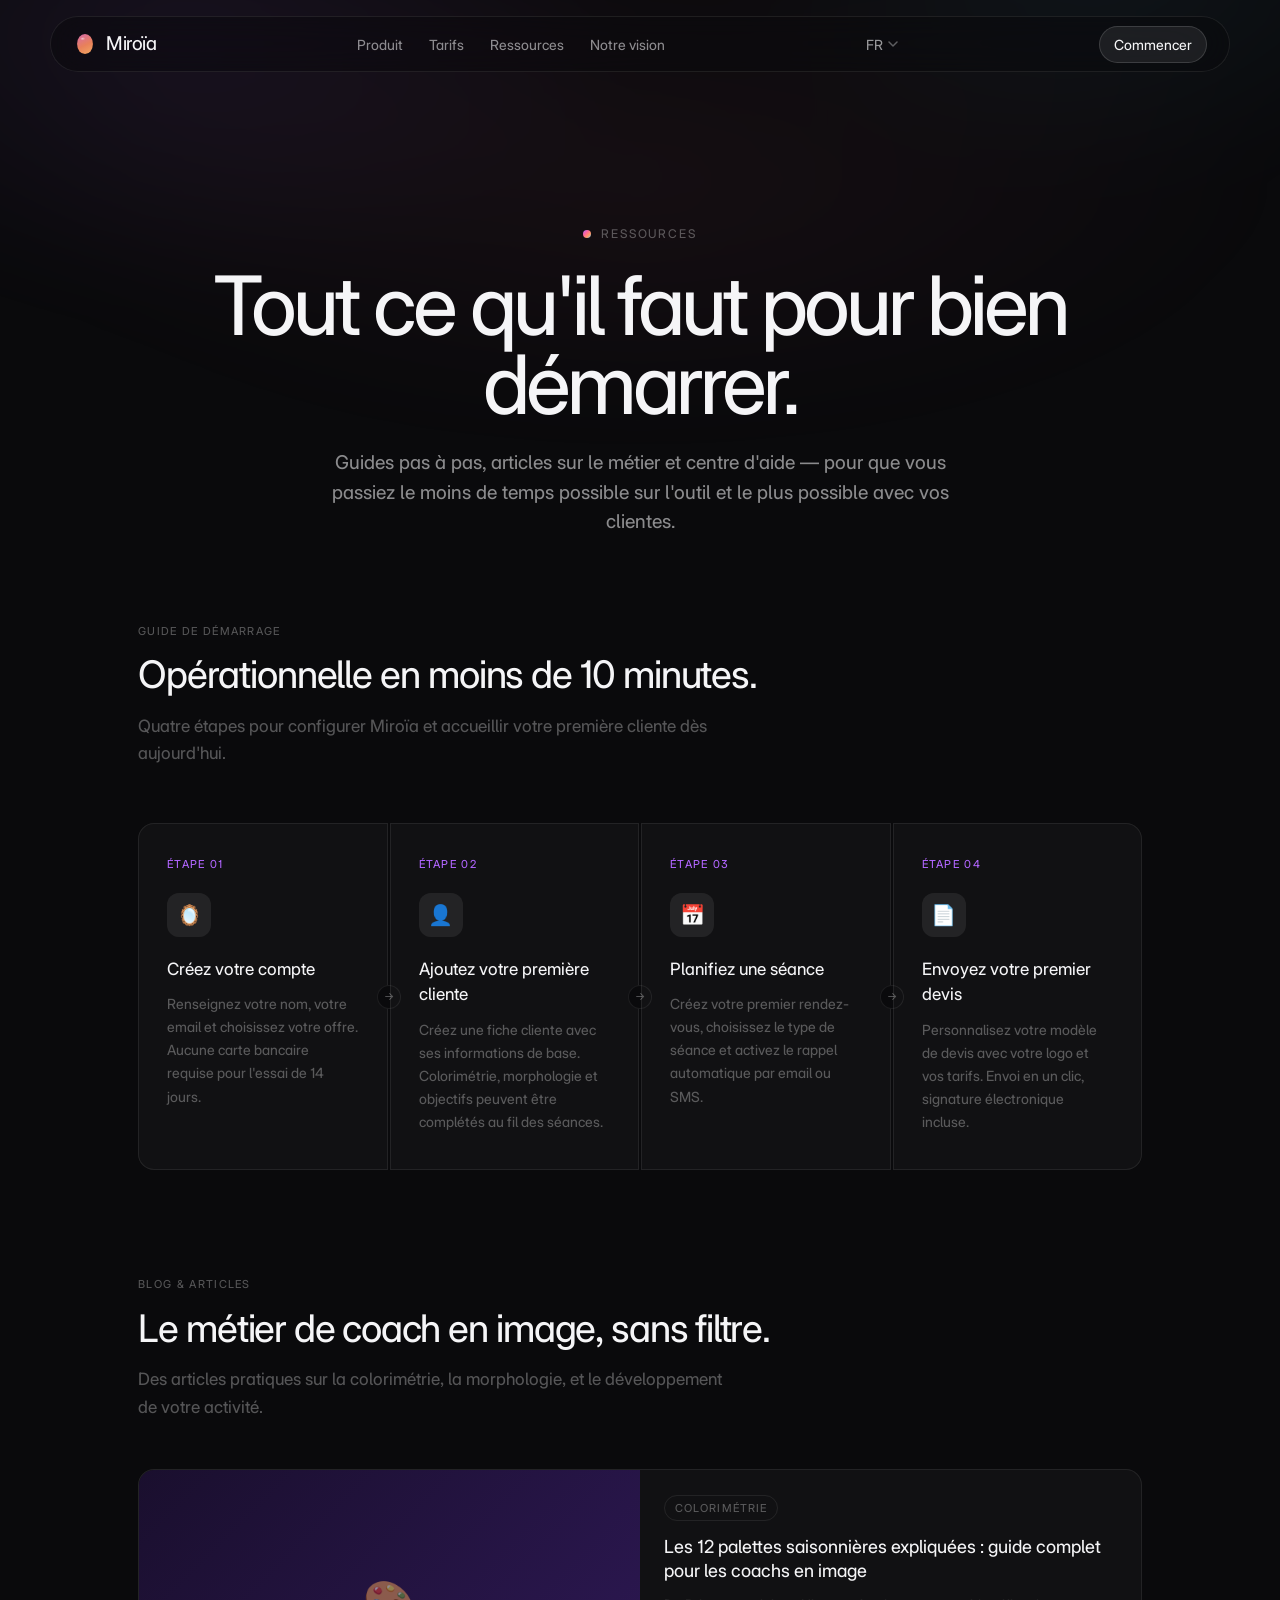
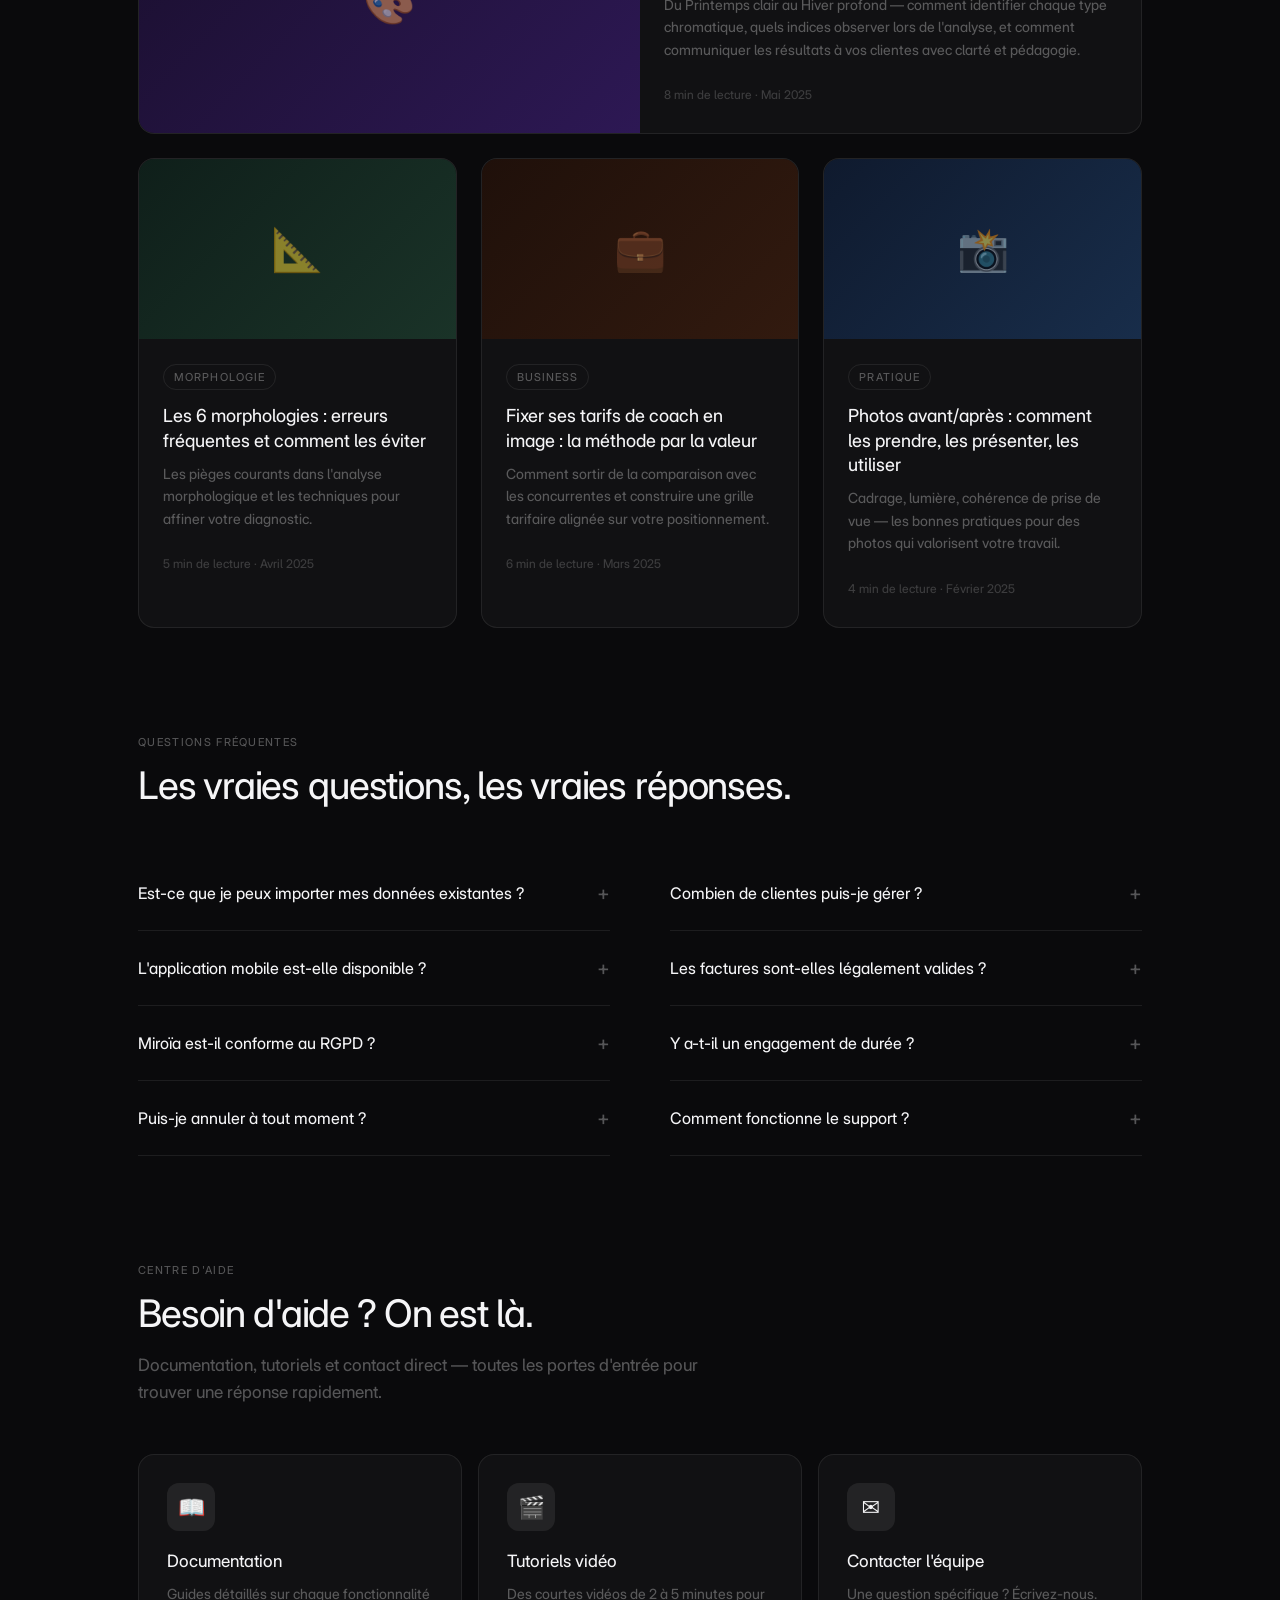
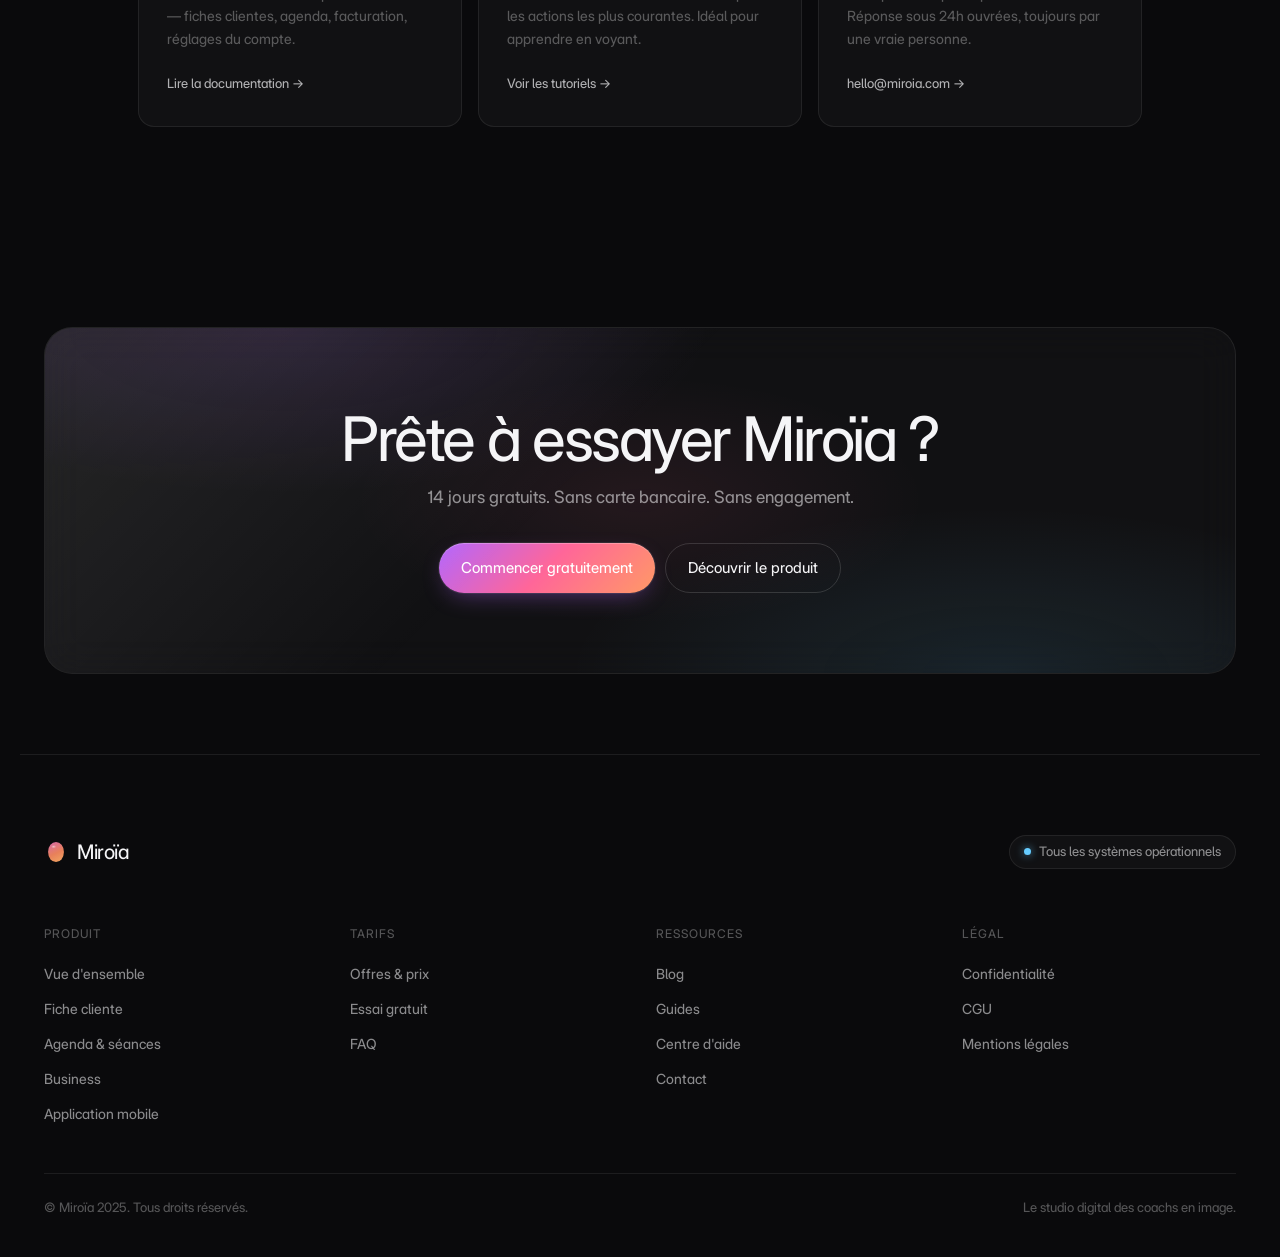
<file: ressources.html>
<!DOCTYPE html>
<html lang="fr">
<head>
  <meta charset="UTF-8" />
  <!-- favicon -->
  <link rel="icon" type="image/svg+xml" href="/favicon.svg">
  <link rel="apple-touch-icon" href="/favicon.svg">
  <meta name="viewport" content="width=device-width, initial-scale=1.0" />
  <title>Ressources — Miroïa</title>
  <meta name="description" content="Guides, articles et centre d'aide pour les coachs en image. Tout ce qu'il faut pour démarrer et progresser avec Miroïa." />
  <link rel="icon" type="image/svg+xml" href="favicon.svg">
  <link rel="apple-touch-icon" href="favicon.svg">
  <link rel="preconnect" href="https://fonts.googleapis.com">
  <link rel="preconnect" href="https://fonts.gstatic.com" crossorigin>
  <link rel="stylesheet" href="https://rsms.me/inter/inter.css">
  <link href="https://fonts.googleapis.com/css2?family=Inter:ital,opsz,wght@0,14..32,400..700;1,14..32,400..600&display=swap" rel="stylesheet">
  <link rel="stylesheet" href="styles.css" />
  <style>

    /* ── Guide de démarrage ───────────────────── */
    .guide {
      padding: 0 48px 100px;
      max-width: 1100px;
      margin: 0 auto;
    }
    .guide__grid {
      display: grid;
      grid-template-columns: repeat(4, 1fr);
      gap: 2px;
      margin-top: 56px;
    }
    .guide-step {
      background: var(--color-surface);
      border: 1px solid var(--color-border);
      padding: 32px 28px 36px;
      position: relative;
    }
    .guide-step:first-child { border-radius: 16px 0 0 16px; }
    .guide-step:last-child  { border-radius: 0 16px 16px 0; }
    .guide-step__num {
      font-size: 11px;
      font-weight: 600;
      letter-spacing: 0.12em;
      text-transform: uppercase;
      color: var(--color-prism-start, #b266ff);
      margin-bottom: 20px;
      display: block;
    }
    .guide-step__icon {
      width: 44px;
      height: 44px;
      border-radius: 12px;
      background: var(--color-border);
      display: flex;
      align-items: center;
      justify-content: center;
      font-size: 20px;
      margin-bottom: 20px;
    }
    .guide-step h3 {
      font-size: 17px;
      font-weight: 600;
      margin: 0 0 10px;
      color: var(--color-text);
    }
    .guide-step p {
      font-size: 14px;
      line-height: 1.65;
      color: var(--color-text-subtle);
      margin: 0;
    }
    .guide-step__arrow {
      position: absolute;
      top: 50%;
      right: -14px;
      transform: translateY(-50%);
      width: 24px;
      height: 24px;
      background: var(--color-bg);
      border: 1px solid var(--color-border);
      border-radius: 50%;
      display: flex;
      align-items: center;
      justify-content: center;
      font-size: 11px;
      color: var(--color-text-subtle);
      z-index: 1;
    }
    .guide-step:last-child .guide-step__arrow { display: none; }

    /* ── Section header partagé ───────────────── */
    .section-header {
      margin-bottom: 48px;
    }
    .section-eyebrow {
      display: inline-block;
      font-size: 11px;
      font-weight: 600;
      letter-spacing: 0.12em;
      text-transform: uppercase;
      color: var(--color-text-subtle);
      margin-bottom: 14px;
    }
    .section-title {
      font-size: 38px;
      font-weight: 700;
      letter-spacing: -0.03em;
      line-height: 1.15;
      margin: 0 0 16px;
      color: var(--color-text);
    }
    .section-title em {
      font-style: italic;
      background: var(--gradient-prism);
      -webkit-background-clip: text;
      -webkit-text-fill-color: transparent;
      background-clip: text;
    }
    .section-sub {
      font-size: 17px;
      color: var(--color-text-subtle);
      max-width: 54ch;
      line-height: 1.6;
      margin: 0;
    }

    /* ── Blog ─────────────────────────────────── */
    .blog {
      padding: 0 48px 100px;
      max-width: 1100px;
      margin: 0 auto;
    }
    .blog__grid {
      display: grid;
      grid-template-columns: repeat(3, 1fr);
      gap: 24px;
      margin-top: 0;
    }
    .blog-card {
      background: var(--color-surface);
      border: 1px solid var(--color-border);
      border-radius: 16px;
      overflow: hidden;
      transition: transform 0.2s ease, border-color 0.2s ease;
      cursor: pointer;
    }
    .blog-card:hover {
      transform: translateY(-4px);
      border-color: var(--color-border-strong, rgba(255,255,255,0.18));
    }
    .blog-card__cover {
      height: 180px;
      background: linear-gradient(135deg, var(--color-border) 0%, var(--color-surface) 100%);
      position: relative;
      overflow: hidden;
      display: flex;
      align-items: center;
      justify-content: center;
    }
    .blog-card__cover-icon {
      font-size: 42px;
      opacity: 0.5;
    }
    .blog-card__cover--a { background: linear-gradient(135deg, #1a0f2e 0%, #2d1854 100%); }
    .blog-card__cover--b { background: linear-gradient(135deg, #0f1f1a 0%, #1a3328 100%); }
    .blog-card__cover--c { background: linear-gradient(135deg, #1f100a 0%, #321a0f 100%); }
    .blog-card__body {
      padding: 24px 24px 28px;
    }
    .blog-card__tag {
      display: inline-block;
      font-size: 11px;
      font-weight: 600;
      letter-spacing: 0.1em;
      text-transform: uppercase;
      padding: 4px 10px;
      border-radius: 20px;
      border: 1px solid var(--color-border);
      color: var(--color-text-subtle);
      margin-bottom: 14px;
    }
    .blog-card h3 {
      font-size: 18px;
      font-weight: 600;
      line-height: 1.35;
      margin: 0 0 10px;
      color: var(--color-text);
    }
    .blog-card p {
      font-size: 14px;
      line-height: 1.6;
      color: var(--color-text-subtle);
      margin: 0 0 20px;
    }
    .blog-card__meta {
      font-size: 12px;
      color: var(--color-text-subtle);
      opacity: 0.6;
    }
    .blog-card--featured {
      grid-column: span 3;
      display: grid;
      grid-template-columns: 1fr 1fr;
    }
    .blog-card--featured .blog-card__cover {
      height: 100%;
      min-height: 220px;
    }

    /* ── FAQ ──────────────────────────────────── */
    .res-faq {
      padding: 0 48px 100px;
      max-width: 1100px;
      margin: 0 auto;
    }
    .res-faq__grid {
      display: grid;
      grid-template-columns: 1fr 1fr;
      gap: 0 60px;
      align-items: start;
    }
    .faq-item {
      border-bottom: 1px solid var(--color-border);
    }
    .faq-item summary {
      list-style: none;
      display: flex;
      justify-content: space-between;
      align-items: center;
      padding: 22px 0;
      font-size: 16px;
      font-weight: 500;
      cursor: pointer;
      color: var(--color-text);
      user-select: none;
      gap: 16px;
    }
    .faq-item summary::-webkit-details-marker { display: none; }
    .faq-item summary::after {
      content: '+';
      font-size: 20px;
      font-weight: 300;
      color: var(--color-text-subtle);
      flex-shrink: 0;
      transition: transform 0.2s ease;
    }
    .faq-item[open] summary::after {
      content: '−';
    }
    .faq-item__body {
      font-size: 14px;
      line-height: 1.7;
      color: var(--color-text-subtle);
      padding-bottom: 20px;
    }

    /* ── Centre d'aide ────────────────────────── */
    .help {
      padding: 0 48px 100px;
      max-width: 1100px;
      margin: 0 auto;
    }
    .help__grid {
      display: grid;
      grid-template-columns: repeat(3, 1fr);
      gap: 16px;
      margin-top: 0;
    }
    .help-card {
      background: var(--color-surface);
      border: 1px solid var(--color-border);
      border-radius: 16px;
      padding: 28px 28px 32px;
      transition: transform 0.2s ease, border-color 0.2s ease;
    }
    .help-card:hover {
      transform: translateY(-3px);
      border-color: var(--color-border-strong, rgba(255,255,255,0.18));
    }
    .help-card__icon {
      width: 48px;
      height: 48px;
      border-radius: 12px;
      background: var(--color-border);
      display: flex;
      align-items: center;
      justify-content: center;
      font-size: 22px;
      margin-bottom: 18px;
    }
    .help-card h3 {
      font-size: 17px;
      font-weight: 600;
      margin: 0 0 8px;
      color: var(--color-text);
    }
    .help-card p {
      font-size: 14px;
      line-height: 1.6;
      color: var(--color-text-subtle);
      margin: 0 0 20px;
    }
    .help-card__link {
      font-size: 13px;
      font-weight: 500;
      color: var(--color-text);
      text-decoration: none;
      display: inline-flex;
      align-items: center;
      gap: 6px;
      opacity: 0.7;
      transition: opacity 0.15s;
    }
    .help-card__link:hover { opacity: 1; }

    /* ── Responsive ───────────────────────────── */
    @media (max-width: 900px) {
      .guide__grid { grid-template-columns: repeat(2, 1fr); }
      .guide-step:nth-child(2) { border-radius: 0 16px 0 0; }
      .guide-step:nth-child(3) { border-radius: 0 0 0 16px; }
      .guide-step:first-child  { border-radius: 16px 0 0 0; }
      .guide-step:last-child   { border-radius: 0 0 16px 0; }
      .guide-step__arrow       { display: none; }
      .blog__grid              { grid-template-columns: 1fr; }
      .blog-card--featured     { grid-column: span 1; grid-template-columns: 1fr; }
      .res-faq__grid           { grid-template-columns: 1fr; }
      .help__grid              { grid-template-columns: 1fr; }
    }
    @media (max-width: 600px) {
      .guide, .blog, .res-faq, .help { padding-left: 16px; padding-right: 16px; }
      .guide__grid { grid-template-columns: 1fr; }
      .guide-step  { border-radius: 16px !important; }
      .section-title { font-size: 28px; }
    }
  </style>
</head>
<body>

  <!-- ============ NAVIGATION ============ -->
  <nav class="nav">
    <div class="nav__wrapper">
<a class="nav__logo" href="/" aria-label="Miroïa">

  <!-- Remplace <span class="nav__logo-mark"></span> par ça : -->
  <div class="miroia-icon">
    <svg viewBox="0 0 100 100" xmlns="http://www.w3.org/2000/svg" aria-hidden="true">
      <defs>
        <linearGradient id="miroia-g" x1="30%" y1="0%" x2="70%" y2="100%">
          <stop offset="0%" stop-color="#D96EA0"/>
          <stop offset="55%" stop-color="#E8805A"/>
          <stop offset="100%" stop-color="#F0A060"/>
        </linearGradient>
        <radialGradient id="miroia-gloss" cx="40%" cy="28%" r="38%">
          <stop offset="0%" stop-color="rgba(255,255,255,0.55)"/>
          <stop offset="100%" stop-color="rgba(255,255,255,0)"/>
        </radialGradient>
      </defs>
      <ellipse cx="50" cy="50" rx="33" ry="42" fill="url(#miroia-g)"/>
      <ellipse cx="43" cy="32" rx="14" ry="10" fill="url(#miroia-gloss)"/>
    </svg>
  </div>

  Miroïa
</a>
      <div class="nav__links">
        <a href="produit.html" data-i18n="nav.product">Produit</a>
        <a href="tarifs.html" data-i18n="nav.pricing">Tarifs</a>
        <a href="ressources.html" class="active" data-i18n="nav.resources">Ressources</a>
        <a href="index.html#manifest">Notre vision</a>
      </div>
      <div class="lang-dropdown" id="lang-dropdown">
        <button
          class="lang-dropdown__btn"
          id="lang-toggle"
          aria-haspopup="listbox"
          aria-expanded="false"
          aria-label="Changer de langue">
          <span class="lang-label">FR</span>
          <svg class="lang-caret" width="10" height="6" viewBox="0 0 10 6"
               fill="none" xmlns="http://www.w3.org/2000/svg">
            <path d="M1 1L5 5L9 1" stroke="currentColor" stroke-width="1.5"
                  stroke-linecap="round" stroke-linejoin="round"/>
          </svg>
        </button>
        <ul class="lang-dropdown__menu" role="listbox" id="lang-menu" hidden>
          <li role="option">
            <button class="lang-option" data-lang="fr">Français</button>
          </li>
          <li role="option">
            <button class="lang-option" data-lang="en">English</button>
          </li>
        </ul>
      </div>
      <a class="nav__cta" href="tarifs.html#cta" data-i18n="nav.cta">Essayer gratuitement</a>
      <button class="nav__burger" aria-label="Ouvrir le menu" aria-expanded="false">
        <span></span><span></span><span></span>
      </button>
    </div>
  </nav>

  <!-- Mobile nav overlay -->
  <div class="nav__mobile" aria-hidden="true">
    <a class="nav__mobile__link" href="produit.html" data-i18n="nav.product">Produit</a>
    <a class="nav__mobile__link" href="tarifs.html" data-i18n="nav.pricing">Tarifs</a>
    <a class="nav__mobile__link" href="ressources.html" data-i18n="nav.resources">Ressources</a>
    <a class="nav__mobile__link" href="index.html#manifest">Notre vision</a>
    <div class="nav__mobile__sep"></div>
    <a class="nav__mobile__cta btn btn--prism" href="tarifs.html#cta" data-i18n="nav.cta">Essayer gratuitement</a>
  </div>

  <div class="page">

    <!-- ============ HERO ============ -->
    <header class="page-hero">
      <div class="page-hero__eyebrow">Ressources</div>
      <h1 class="page-hero__title" data-reveal-words>Tout ce qu'il faut pour <em>bien démarrer</em>.</h1>
      <p class="page-hero__sub" data-reveal>
        Guides pas à pas, articles sur le métier et centre d'aide — pour que vous passiez le moins de temps possible sur l'outil et le plus possible avec vos clientes.
      </p>
    </header>

    <!-- ============ 1. GUIDE DE DÉMARRAGE ============ -->
    <section class="guide">
      <div class="section-header">
        <span class="section-eyebrow">Guide de démarrage</span>
        <h2 class="section-title" data-reveal-words>Opérationnelle en <em>moins de 10 minutes</em>.</h2>
        <p class="section-sub" data-reveal>Quatre étapes pour configurer Miroïa et accueillir votre première cliente dès aujourd'hui.</p>
      </div>

      <div class="guide__grid" data-reveal-children>

        <div class="guide-step">
          <span class="guide-step__num">Étape 01</span>
          <div class="guide-step__icon">🪞</div>
          <h3>Créez votre compte</h3>
          <p>Renseignez votre nom, votre email et choisissez votre offre. Aucune carte bancaire requise pour l'essai de 14 jours.</p>
          <span class="guide-step__arrow">→</span>
        </div>

        <div class="guide-step">
          <span class="guide-step__num">Étape 02</span>
          <div class="guide-step__icon">👤</div>
          <h3>Ajoutez votre première cliente</h3>
          <p>Créez une fiche cliente avec ses informations de base. Colorimétrie, morphologie et objectifs peuvent être complétés au fil des séances.</p>
          <span class="guide-step__arrow">→</span>
        </div>

        <div class="guide-step">
          <span class="guide-step__num">Étape 03</span>
          <div class="guide-step__icon">📅</div>
          <h3>Planifiez une séance</h3>
          <p>Créez votre premier rendez-vous, choisissez le type de séance et activez le rappel automatique par email ou SMS.</p>
          <span class="guide-step__arrow">→</span>
        </div>

        <div class="guide-step">
          <span class="guide-step__num">Étape 04</span>
          <div class="guide-step__icon">📄</div>
          <h3>Envoyez votre premier devis</h3>
          <p>Personnalisez votre modèle de devis avec votre logo et vos tarifs. Envoi en un clic, signature électronique incluse.</p>
        </div>

      </div>
    </section>

    <!-- ============ 2. BLOG ============ -->
    <section class="blog">
      <div class="section-header">
        <span class="section-eyebrow">Blog & articles</span>
        <h2 class="section-title" data-reveal-words>Le métier de coach en image, <em>sans filtre</em>.</h2>
        <p class="section-sub" data-reveal>Des articles pratiques sur la colorimétrie, la morphologie, et le développement de votre activité.</p>
      </div>

      <div class="blog__grid" data-reveal-children>

        <!-- Article featured -->
        <article class="blog-card blog-card--featured">
          <div class="blog-card__cover blog-card__cover--a">
            <span class="blog-card__cover-icon">🎨</span>
          </div>
          <div class="blog-card__body">
            <span class="blog-card__tag">Colorimétrie</span>
            <h3>Les 12 palettes saisonnières expliquées : guide complet pour les coachs en image</h3>
            <p>Du Printemps clair au Hiver profond — comment identifier chaque type chromatique, quels indices observer lors de l'analyse, et comment communiquer les résultats à vos clientes avec clarté et pédagogie.</p>
            <span class="blog-card__meta">8 min de lecture · Mai 2025</span>
          </div>
        </article>

        <!-- Article 2 -->
        <article class="blog-card">
          <div class="blog-card__cover blog-card__cover--b">
            <span class="blog-card__cover-icon">📐</span>
          </div>
          <div class="blog-card__body">
            <span class="blog-card__tag">Morphologie</span>
            <h3>Les 6 morphologies : erreurs fréquentes et comment les éviter</h3>
            <p>Les pièges courants dans l'analyse morphologique et les techniques pour affiner votre diagnostic.</p>
            <span class="blog-card__meta">5 min de lecture · Avril 2025</span>
          </div>
        </article>

        <!-- Article 3 -->
        <article class="blog-card">
          <div class="blog-card__cover blog-card__cover--c">
            <span class="blog-card__cover-icon">💼</span>
          </div>
          <div class="blog-card__body">
            <span class="blog-card__tag">Business</span>
            <h3>Fixer ses tarifs de coach en image : la méthode par la valeur</h3>
            <p>Comment sortir de la comparaison avec les concurrentes et construire une grille tarifaire alignée sur votre positionnement.</p>
            <span class="blog-card__meta">6 min de lecture · Mars 2025</span>
          </div>
        </article>

        <!-- Article 4 -->
        <article class="blog-card">
          <div class="blog-card__cover blog-card__cover--a" style="background: linear-gradient(135deg, #0f1a2e 0%, #182d4a 100%);">
            <span class="blog-card__cover-icon">📸</span>
          </div>
          <div class="blog-card__body">
            <span class="blog-card__tag">Pratique</span>
            <h3>Photos avant/après : comment les prendre, les présenter, les utiliser</h3>
            <p>Cadrage, lumière, cohérence de prise de vue — les bonnes pratiques pour des photos qui valorisent votre travail.</p>
            <span class="blog-card__meta">4 min de lecture · Février 2025</span>
          </div>
        </article>

      </div>
    </section>

    <!-- ============ 3. FAQ ============ -->
    <section class="res-faq">
      <div class="section-header">
        <span class="section-eyebrow">Questions fréquentes</span>
        <h2 class="section-title" data-reveal-words>Les vraies questions, <em>les vraies réponses</em>.</h2>
      </div>

      <div class="res-faq__grid">
        <div>
          <details class="faq-item">
            <summary>Est-ce que je peux importer mes données existantes ?</summary>
            <p class="faq-item__body">Oui. Miroïa accepte l'import CSV pour les fiches clientes. Si vous utilisez un tableur, Notion ou une autre application, notre équipe peut vous accompagner dans la migration gratuitement pendant l'essai.</p>
          </details>
          <details class="faq-item">
            <summary>L'application mobile est-elle disponible ?</summary>
            <p class="faq-item__body">L'application mobile (iOS & Android) est disponible sur les offres Pro et Studio. Elle vous permet de consulter les fiches clientes, ajouter des notes et prendre des photos pendant vos séances, même hors connexion.</p>
          </details>
          <details class="faq-item">
            <summary>Miroïa est-il conforme au RGPD ?</summary>
            <p class="faq-item__body">Oui. Les données de vos clientes sont hébergées en Europe (Paris), chiffrées au repos et en transit, et vous pouvez les exporter ou les supprimer à tout moment. Vous restez propriétaire de vos données.</p>
          </details>
          <details class="faq-item">
            <summary>Puis-je annuler à tout moment ?</summary>
            <p class="faq-item__body">Oui, sans préavis ni pénalité. Si vous annulez avant la fin de votre période, vous conservez l'accès jusqu'à la date de renouvellement. Vos données restent exportables pendant 30 jours après l'annulation.</p>
          </details>
        </div>

        <div>
          <details class="faq-item">
            <summary>Combien de clientes puis-je gérer ?</summary>
            <p class="faq-item__body">L'offre Essentiel permet jusqu'à 30 clientes actives. L'offre Pro est illimitée. L'offre Studio inclut en plus des profils multi-collaborateurs pour les cabinets à plusieurs coachs.</p>
          </details>
          <details class="faq-item">
            <summary>Les factures sont-elles légalement valides ?</summary>
            <p class="faq-item__body">Oui. Miroïa génère des factures conformes à la législation française (numérotation séquentielle, mentions obligatoires, TVA). Elles sont acceptées par les experts-comptables et les administrations fiscales.</p>
          </details>
          <details class="faq-item">
            <summary>Y a-t-il un engagement de durée ?</summary>
            <p class="faq-item__body">Non. Toutes nos offres sont sans engagement. Vous pouvez passer d'un plan à l'autre ou résilier à tout moment depuis votre espace client.</p>
          </details>
          <details class="faq-item">
            <summary>Comment fonctionne le support ?</summary>
            <p class="faq-item__body">Le support est disponible par email pour toutes les offres, avec un délai de réponse de 24h ouvrées. L'offre Studio bénéficie d'un support prioritaire et d'un accès à un onboarding individuel.</p>
          </details>
        </div>
      </div>
    </section>

    <!-- ============ 4. CENTRE D'AIDE ============ -->
    <section class="help">
      <div class="section-header">
        <span class="section-eyebrow">Centre d'aide</span>
        <h2 class="section-title" data-reveal-words>Besoin d'aide ? <em>On est là.</em></h2>
        <p class="section-sub" data-reveal>Documentation, tutoriels et contact direct — toutes les portes d'entrée pour trouver une réponse rapidement.</p>
      </div>

      <div class="help__grid" data-reveal-children>

        <div class="help-card">
          <div class="help-card__icon">📖</div>
          <h3>Documentation</h3>
          <p>Guides détaillés sur chaque fonctionnalité — fiches clientes, agenda, facturation, réglages du compte.</p>
          <a href="#" class="help-card__link">Lire la documentation →</a>
        </div>

        <div class="help-card">
          <div class="help-card__icon">🎬</div>
          <h3>Tutoriels vidéo</h3>
          <p>Des courtes vidéos de 2 à 5 minutes pour les actions les plus courantes. Idéal pour apprendre en voyant.</p>
          <a href="#" class="help-card__link">Voir les tutoriels →</a>
        </div>

        <div class="help-card">
          <div class="help-card__icon">✉️</div>
          <h3>Contacter l'équipe</h3>
          <p>Une question spécifique ? Écrivez-nous. Réponse sous 24h ouvrées, toujours par une vraie personne.</p>
          <a href="mailto:hello@miroia.com" class="help-card__link">hello@miroia.com →</a>
        </div>

      </div>
    </section>

    <!-- ============ CTA ============ -->
    <section class="cta" id="cta">
      <h2 class="cta__title" data-reveal-words>Prête à essayer <em>Miroïa</em> ?</h2>
      <p class="cta__sub" data-reveal>14 jours gratuits. Sans carte bancaire. Sans engagement.</p>
      <div class="cta__buttons" data-reveal>
        <a class="btn btn--prism" href="tarifs.html">Commencer gratuitement</a>
        <a class="btn btn--ghost" href="produit.html">Découvrir le produit</a>
      </div>
    </section>

    <!-- ============ FOOTER ============ -->
    <footer class="footer">
<div class="footer__top">
  <a href="/" class="footer__logo">
    <div class="miroia-icon">          <!-- ← remplace le span -->
      <svg viewBox="0 0 100 100" xmlns="http://www.w3.org/2000/svg" aria-hidden="true">
        <defs>
          <linearGradient id="miroia-g-footer" x1="30%" y1="0%" x2="70%" y2="100%">
            <stop offset="0%" stop-color="#D96EA0"/>
            <stop offset="55%" stop-color="#E8805A"/>
            <stop offset="100%" stop-color="#F0A060"/>
          </linearGradient>
          <radialGradient id="miroia-gloss-footer" cx="40%" cy="28%" r="38%">
            <stop offset="0%" stop-color="rgba(255,255,255,0.55)"/>
            <stop offset="100%" stop-color="rgba(255,255,255,0)"/>
          </radialGradient>
        </defs>
        <ellipse cx="50" cy="50" rx="33" ry="42" fill="url(#miroia-g-footer)"/>
        <ellipse cx="43" cy="32" rx="14" ry="10" fill="url(#miroia-gloss-footer)"/>
      </svg>
    </div>                             <!-- ← fin du remplacement -->
    Miroïa
  </a>
  <span class="footer__status">
    <span class="footer__status-dot"></span>
    Tous les systèmes opérationnels
  </span>
</div>

      <div class="footer__cols">
        <div class="footer__col">
          <h4>Produit</h4>
          <ul>
            <li><a href="produit.html">Vue d'ensemble</a></li>
            <li><a href="produit.html#fiche">Fiche cliente</a></li>
            <li><a href="produit.html#agenda">Agenda &amp; séances</a></li>
            <li><a href="produit.html#business">Business</a></li>
            <li><a href="produit.html#mobile">Application mobile</a></li>
          </ul>
        </div>
        <div class="footer__col">
          <h4>Tarifs</h4>
          <ul>
            <li><a href="tarifs.html">Offres &amp; prix</a></li>
            <li><a href="tarifs.html#cta">Essai gratuit</a></li>
            <li><a href="tarifs.html">FAQ</a></li>
          </ul>
        </div>
        <div class="footer__col">
          <h4>Ressources</h4>
          <ul>
            <li><a href="ressources.html">Blog</a></li>
            <li><a href="ressources.html">Guides</a></li>
            <li><a href="ressources.html">Centre d'aide</a></li>
            <li><a href="mailto:hello@miroia.com">Contact</a></li>
          </ul>
        </div>
        <div class="footer__col">
          <h4>Légal</h4>
          <ul>
            <li><a href="#">Confidentialité</a></li>
            <li><a href="#">CGU</a></li>
            <li><a href="#">Mentions légales</a></li>
          </ul>
        </div>
      </div>

      <div class="footer__bottom">
        <p>© Miroïa 2025. Tous droits réservés.</p>
        <p data-i18n="footer.tagline">Conçu pour les coachs en image, partout en France.</p>
      </div>
    </footer>

  </div><!-- .page -->


  <script type="module" src="animations.js"></script>

</body>
</html>
</file>
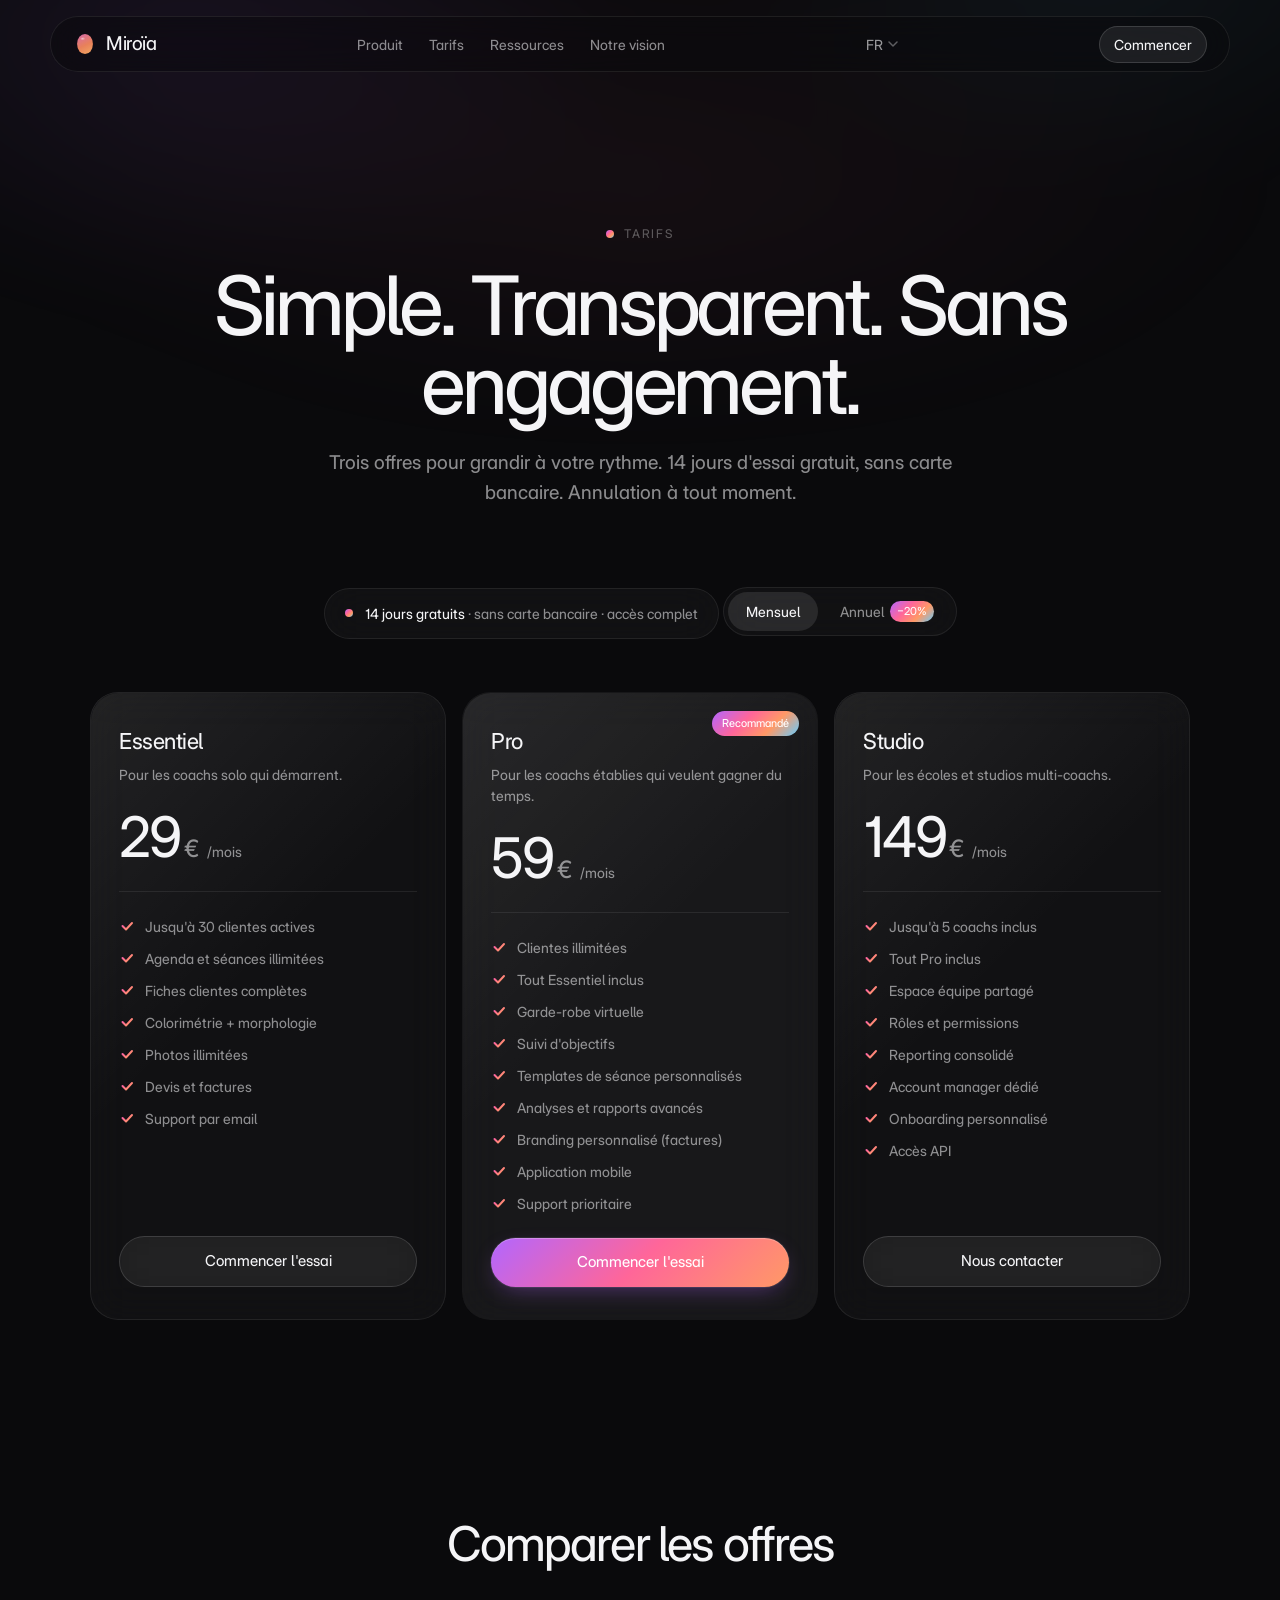
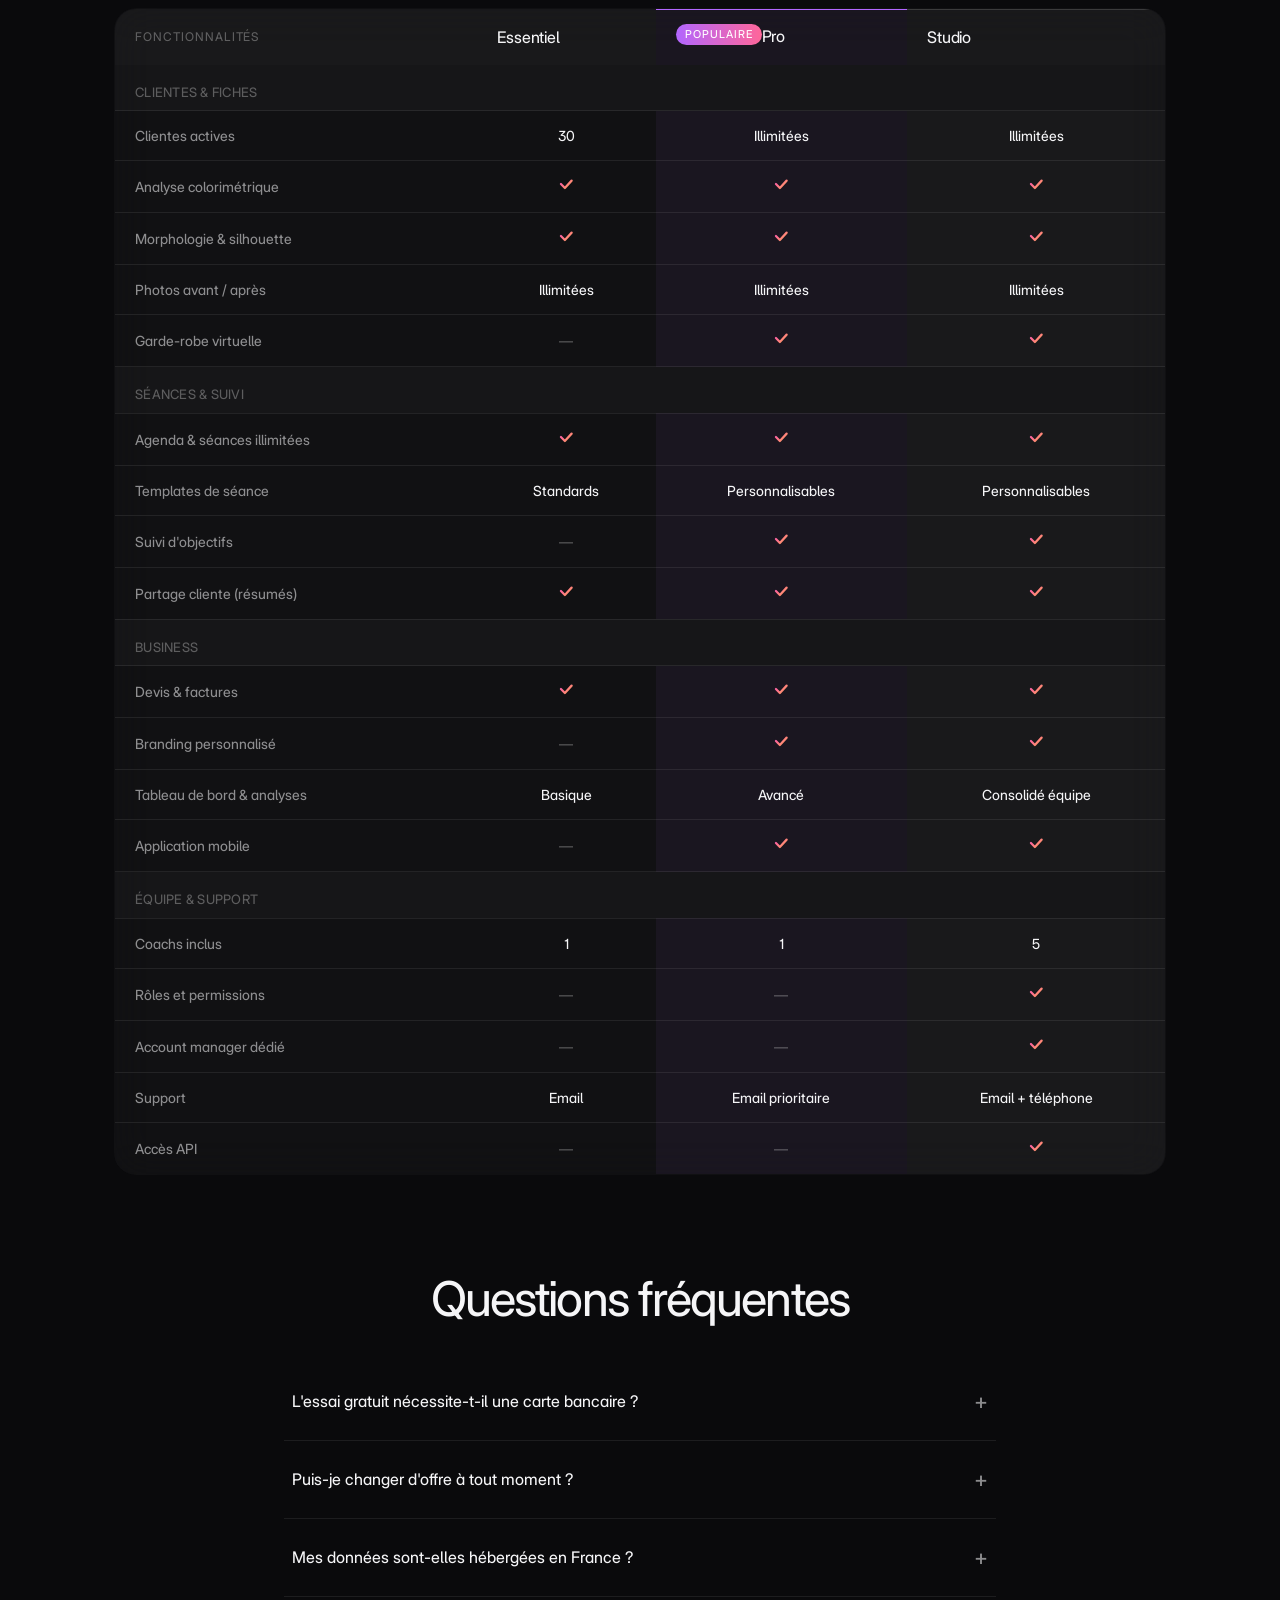
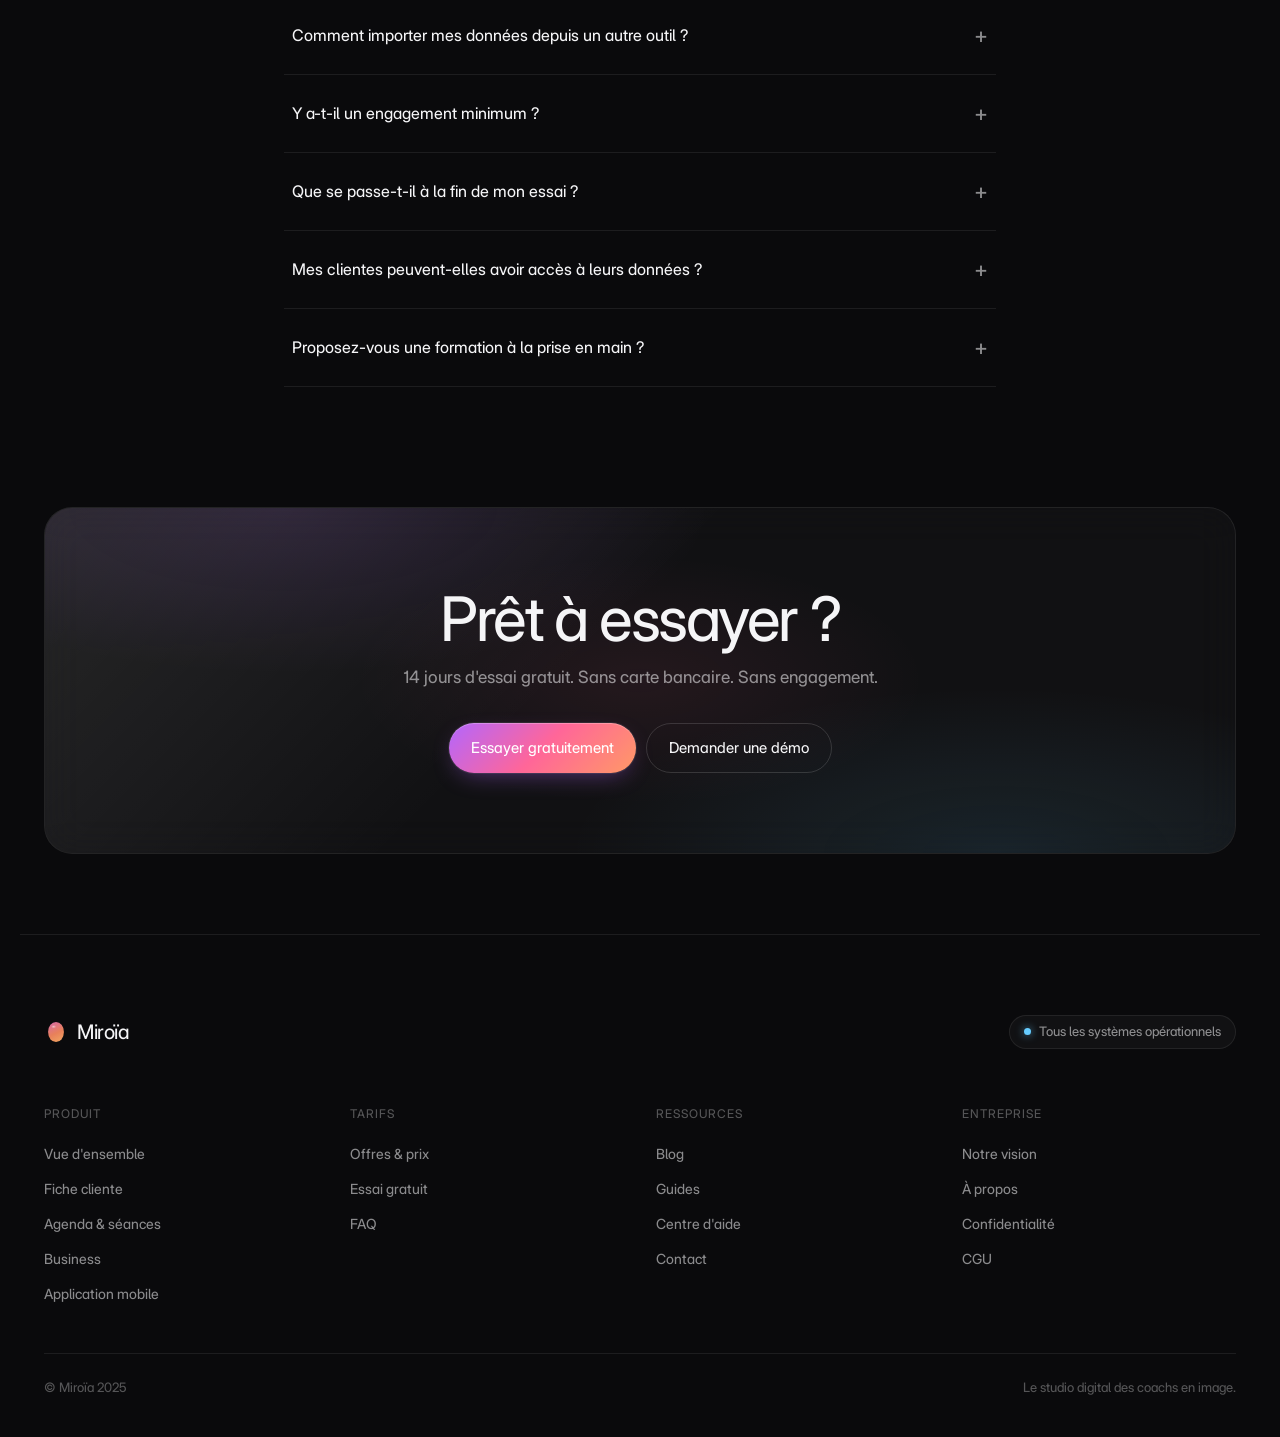
<file: tarifs.html>
<!DOCTYPE html>
<html lang="fr">
<head>
  <meta charset="UTF-8" />
  <link rel="icon" type="image/svg+xml" href="favicon.svg">
  <link rel="apple-touch-icon" href="favicon.svg">
  <meta name="viewport" content="width=device-width, initial-scale=1.0" />
  <title>Tarifs — Miroïa</title>
  <meta name="description" content="Tarifs simples, sans engagement. 14 jours d'essai gratuit pour découvrir Miroïa. Trois offres pour grandir à votre rythme." />
  <link rel="preconnect" href="https://fonts.googleapis.com">
  <link rel="preconnect" href="https://fonts.gstatic.com" crossorigin>
  <link rel="stylesheet" href="https://rsms.me/inter/inter.css">
  <link href="https://fonts.googleapis.com/css2?family=Inter:ital,opsz,wght@0,14..32,400..700;1,14..32,400..600&display=swap" rel="stylesheet">
  <link rel="stylesheet" href="styles.css" />
</head>
<body>

  <!-- ============ NAVIGATION ============ -->
  <nav class="nav">
    <div class="nav__wrapper">
  <a class="nav__logo" href="/" aria-label="Miroïa">
    <div class="miroia-icon">
      <svg viewBox="0 0 100 100" xmlns="http://www.w3.org/2000/svg" aria-hidden="true">
        <defs>
          <linearGradient id="miroia-g" x1="30%" y1="0%" x2="70%" y2="100%">
            <stop offset="0%" stop-color="#D96EA0"/>
            <stop offset="55%" stop-color="#E8805A"/>
            <stop offset="100%" stop-color="#F0A060"/>
          </linearGradient>
          <radialGradient id="miroia-gloss" cx="40%" cy="28%" r="38%">
            <stop offset="0%" stop-color="rgba(255,255,255,0.55)"/>
            <stop offset="100%" stop-color="rgba(255,255,255,0)"/>
          </radialGradient>
        </defs>
        <ellipse cx="50" cy="50" rx="33" ry="42" fill="url(#miroia-g)"/>
        <ellipse cx="43" cy="32" rx="14" ry="10" fill="url(#miroia-gloss)"/>
      </svg>
    </div>

  Miroïa
  </a>
      <div class="nav__links">
        <a href="produit.html" data-i18n="nav.product">Produit</a>
        <a href="tarifs.html" data-i18n="nav.pricing">Tarifs</a>
        <a href="ressources.html" data-i18n="nav.resources">Ressources</a>
        <a href="index.html#manifest">Notre vision</a>
      </div>
      <div class="lang-dropdown" id="lang-dropdown">
        <button
          class="lang-dropdown__btn"
          id="lang-toggle"
          aria-haspopup="listbox"
          aria-expanded="false"
          aria-label="Changer de langue">
          <span class="lang-label">FR</span>
          <svg class="lang-caret" width="10" height="6" viewBox="0 0 10 6"
               fill="none" xmlns="http://www.w3.org/2000/svg">
            <path d="M1 1L5 5L9 1" stroke="currentColor" stroke-width="1.5"
                  stroke-linecap="round" stroke-linejoin="round"/>
          </svg>
        </button>
        <ul class="lang-dropdown__menu" role="listbox" id="lang-menu" hidden>
          <li role="option">
            <button class="lang-option" data-lang="fr">Français</button>
          </li>
          <li role="option">
            <button class="lang-option" data-lang="en">English</button>
          </li>
        </ul>
      </div>
      <a class="nav__cta" href="#cta" data-i18n="nav.cta">Essayer gratuitement</a>
      <button class="nav__burger" aria-label="Ouvrir le menu" aria-expanded="false">
        <span></span><span></span><span></span>
      </button>
    </div>
  </nav>

  <!-- Mobile nav overlay -->
  <div class="nav__mobile" aria-hidden="true">
    <a class="nav__mobile__link" href="produit.html" data-i18n="nav.product">Produit</a>
    <a class="nav__mobile__link" href="tarifs.html" data-i18n="nav.pricing">Tarifs</a>
    <a class="nav__mobile__link" href="ressources.html" data-i18n="nav.resources">Ressources</a>
    <a class="nav__mobile__link" href="index.html#manifest">Notre vision</a>
    <div class="nav__mobile__sep"></div>
    <a class="nav__mobile__cta btn btn--prism" href="#cta" data-i18n="nav.cta">Essayer gratuitement</a>
  </div>

  <div class="page">

    <!-- ============ PAGE HERO ============ -->
    <header class="page-hero">
      <div class="page-hero__eyebrow">Tarifs</div>
      <h1 class="page-hero__title" data-reveal-words>Simple. Transparent. <em>Sans engagement.</em></h1>
      <p class="page-hero__sub" data-reveal>
        Trois offres pour grandir à votre rythme. 14 jours d'essai gratuit, sans carte bancaire. Annulation à tout moment.
      </p>
    </header>

    <!-- ============ PRICING ============ -->
    <section class="pricing">
      <div class="pricing-wrap">
        <div class="pricing-trial">
          <span><strong>14 jours gratuits</strong> · sans carte bancaire · accès complet</span>
        </div>

        <div class="pricing-toggle" data-reveal id="pricingToggle" role="tablist" aria-label="Période de facturation">
          <button class="active" data-period="monthly">Mensuel</button>
          <button data-period="yearly">Annuel <span class="badge">−20%</span></button>
        </div>

        <div class="pricing-grid" data-reveal-children>

          <!-- Essentiel -->
          <article class="pricing-card" data-tilt="3">
            <div class="pricing-card__head">
              <h3>Essentiel</h3>
              <p>Pour les coachs solo qui démarrent.</p>
            </div>
            <div class="pricing-card__price">
              <span class="amount" data-monthly="29" data-yearly="23">29</span>
              <span class="currency">€</span>
              <span class="period">/mois</span>
            </div>
            <ul class="pricing-card__features">
              <li>Jusqu'à 30 clientes actives</li>
              <li>Agenda et séances illimitées</li>
              <li>Fiches clientes complètes</li>
              <li>Colorimétrie + morphologie</li>
              <li>Photos illimitées</li>
              <li>Devis et factures</li>
              <li>Support par email</li>
            </ul>
            <a class="btn btn--glass" href="#">Commencer l'essai</a>
          </article>

          <!-- Pro (featured) -->
          <article class="pricing-card pricing-card--featured" data-tilt="3">
            <span class="pricing-card__badge">Recommandé</span>
            <div class="pricing-card__head">
              <h3>Pro</h3>
              <p>Pour les coachs établies qui veulent gagner du temps.</p>
            </div>
            <div class="pricing-card__price">
              <span class="amount" data-monthly="59" data-yearly="47">59</span>
              <span class="currency">€</span>
              <span class="period">/mois</span>
            </div>
            <ul class="pricing-card__features">
              <li><strong>Clientes illimitées</strong></li>
              <li>Tout Essentiel inclus</li>
              <li>Garde-robe virtuelle</li>
              <li>Suivi d'objectifs</li>
              <li>Templates de séance personnalisés</li>
              <li>Analyses et rapports avancés</li>
              <li>Branding personnalisé (factures)</li>
              <li>Application mobile</li>
              <li>Support prioritaire</li>
            </ul>
            <a class="btn btn--prism" data-magnetic="0.3" href="#">Commencer l'essai</a>
          </article>

          <!-- Studio -->
          <article class="pricing-card" data-tilt="3">
            <div class="pricing-card__head">
              <h3>Studio</h3>
              <p>Pour les écoles et studios multi-coachs.</p>
            </div>
            <div class="pricing-card__price">
              <span class="amount" data-monthly="149" data-yearly="119">149</span>
              <span class="currency">€</span>
              <span class="period">/mois</span>
            </div>
            <ul class="pricing-card__features">
              <li><strong>Jusqu'à 5 coachs inclus</strong></li>
              <li>Tout Pro inclus</li>
              <li>Espace équipe partagé</li>
              <li>Rôles et permissions</li>
              <li>Reporting consolidé</li>
              <li>Account manager dédié</li>
              <li>Onboarding personnalisé</li>
              <li>Accès API</li>
            </ul>
            <a class="btn btn--glass" href="#">Nous contacter</a>
          </article>

        </div>
      </div>
    </section>

    <!-- ============ COMPARISON TABLE ============ -->
    <section class="compare">
      <h2 class="compare__title" data-reveal-words>Comparer les <em style="font-style:italic;background:var(--gradient-prism);-webkit-background-clip:text;background-clip:text;color:transparent;">offres</em></h2>

      <div class="compare-scroll">
      <table class="compare-table" data-reveal>
        <thead>
          <tr>
            <th>Fonctionnalités</th>
            <th>Essentiel</th>
            <th><span class="plan-badge">Populaire</span>Pro</th>
            <th>Studio</th>
          </tr>
        </thead>
        <tbody>

          <tr class="compare-section"><td colspan="4">Clientes &amp; fiches</td></tr>
          <tr>
            <th>Clientes actives</th>
            <td data-label="Essentiel">30</td>
            <td data-label="Pro">Illimitées</td>
            <td data-label="Studio">Illimitées</td>
          </tr>
          <tr>
            <th>Analyse colorimétrique</th>
            <td data-label="Essentiel"><span class="check"></span></td>
            <td data-label="Pro"><span class="check"></span></td>
            <td data-label="Studio"><span class="check"></span></td>
          </tr>
          <tr>
            <th>Morphologie &amp; silhouette</th>
            <td data-label="Essentiel"><span class="check"></span></td>
            <td data-label="Pro"><span class="check"></span></td>
            <td data-label="Studio"><span class="check"></span></td>
          </tr>
          <tr>
            <th>Photos avant / après</th>
            <td data-label="Essentiel">Illimitées</td>
            <td data-label="Pro">Illimitées</td>
            <td data-label="Studio">Illimitées</td>
          </tr>
          <tr>
            <th>Garde-robe virtuelle</th>
            <td class="dash" data-label="Essentiel">—</td>
            <td data-label="Pro"><span class="check"></span></td>
            <td data-label="Studio"><span class="check"></span></td>
          </tr>

          <tr class="compare-section"><td colspan="4">Séances &amp; suivi</td></tr>
          <tr>
            <th>Agenda &amp; séances illimitées</th>
            <td data-label="Essentiel"><span class="check"></span></td>
            <td data-label="Pro"><span class="check"></span></td>
            <td data-label="Studio"><span class="check"></span></td>
          </tr>
          <tr>
            <th>Templates de séance</th>
            <td data-label="Essentiel">Standards</td>
            <td data-label="Pro">Personnalisables</td>
            <td data-label="Studio">Personnalisables</td>
          </tr>
          <tr>
            <th>Suivi d'objectifs</th>
            <td class="dash" data-label="Essentiel">—</td>
            <td data-label="Pro"><span class="check"></span></td>
            <td data-label="Studio"><span class="check"></span></td>
          </tr>
          <tr>
            <th>Partage cliente (résumés)</th>
            <td data-label="Essentiel"><span class="check"></span></td>
            <td data-label="Pro"><span class="check"></span></td>
            <td data-label="Studio"><span class="check"></span></td>
          </tr>

          <tr class="compare-section"><td colspan="4">Business</td></tr>
          <tr>
            <th>Devis &amp; factures</th>
            <td data-label="Essentiel"><span class="check"></span></td>
            <td data-label="Pro"><span class="check"></span></td>
            <td data-label="Studio"><span class="check"></span></td>
          </tr>
          <tr>
            <th>Branding personnalisé</th>
            <td class="dash" data-label="Essentiel">—</td>
            <td data-label="Pro"><span class="check"></span></td>
            <td data-label="Studio"><span class="check"></span></td>
          </tr>
          <tr>
            <th>Tableau de bord &amp; analyses</th>
            <td data-label="Essentiel">Basique</td>
            <td data-label="Pro">Avancé</td>
            <td data-label="Studio">Consolidé équipe</td>
          </tr>
          <tr>
            <th>Application mobile</th>
            <td class="dash" data-label="Essentiel">—</td>
            <td data-label="Pro"><span class="check"></span></td>
            <td data-label="Studio"><span class="check"></span></td>
          </tr>

          <tr class="compare-section"><td colspan="4">Équipe &amp; support</td></tr>
          <tr>
            <th>Coachs inclus</th>
            <td data-label="Essentiel">1</td>
            <td data-label="Pro">1</td>
            <td data-label="Studio">5</td>
          </tr>
          <tr>
            <th>Rôles et permissions</th>
            <td class="dash" data-label="Essentiel">—</td>
            <td class="dash" data-label="Pro">—</td>
            <td data-label="Studio"><span class="check"></span></td>
          </tr>
          <tr>
            <th>Account manager dédié</th>
            <td class="dash" data-label="Essentiel">—</td>
            <td class="dash" data-label="Pro">—</td>
            <td data-label="Studio"><span class="check"></span></td>
          </tr>
          <tr>
            <th>Support</th>
            <td data-label="Essentiel">Email</td>
            <td data-label="Pro">Email prioritaire</td>
            <td data-label="Studio">Email + téléphone</td>
          </tr>
          <tr>
            <th>Accès API</th>
            <td class="dash" data-label="Essentiel">—</td>
            <td class="dash" data-label="Pro">—</td>
            <td data-label="Studio"><span class="check"></span></td>
          </tr>

        </tbody>
      </table>
      </div><!-- .compare-scroll -->
    </section>

    <!-- ============ FAQ ============ -->
    <section class="faq" data-reveal-children>
      <h2 class="faq__title" data-reveal-words>Questions fréquentes</h2>

      <details class="faq-item">
        <summary>L'essai gratuit nécessite-t-il une carte bancaire ?</summary>
        <p class="faq-item__body">
          Non. Vous accédez à toutes les fonctionnalités de l'offre Pro pendant 14 jours, sans renseigner de moyen de paiement. À la fin de l'essai, vous choisissez de continuer ou non.
        </p>
      </details>

      <details class="faq-item">
        <summary>Puis-je changer d'offre à tout moment ?</summary>
        <p class="faq-item__body">
          Oui. Vous pouvez passer d'une offre à l'autre à tout moment. En cas de mise à niveau, vous payez la différence au prorata. En cas de rétrogradation, le changement prend effet à la prochaine échéance.
        </p>
      </details>

      <details class="faq-item">
        <summary>Mes données sont-elles hébergées en France ?</summary>
        <p class="faq-item__body">
          Oui. Tous les serveurs Miroïa sont localisés en France (Paris) chez un hébergeur certifié. Vos données et celles de vos clientes ne quittent jamais le territoire européen.
        </p>
      </details>

      <details class="faq-item">
        <summary>Comment importer mes données depuis un autre outil ?</summary>
        <p class="faq-item__body">
          Pour les offres Pro et Studio, notre équipe vous accompagne dans la migration depuis Notion, Airtable, Google Sheets ou tout autre outil. Comptez 1 à 3 jours selon le volume.
        </p>
      </details>

      <details class="faq-item">
        <summary>Y a-t-il un engagement minimum ?</summary>
        <p class="faq-item__body">
          Aucun. Les abonnements mensuels sont résiliables à tout moment. Les abonnements annuels sont remboursés au prorata les 30 premiers jours.
        </p>
      </details>

      <details class="faq-item">
        <summary>Que se passe-t-il à la fin de mon essai ?</summary>
        <p class="faq-item__body">
          Vous recevez un rappel 3 jours avant la fin. Si vous ne souscrivez pas, votre compte passe en lecture seule pendant 30 jours — vous pouvez exporter toutes vos données librement.
        </p>
      </details>

      <details class="faq-item">
        <summary>Mes clientes peuvent-elles avoir accès à leurs données ?</summary>
        <p class="faq-item__body">
          Oui. Vous pouvez partager des résumés de séance, des recommandations et leurs documents directement par email depuis leur fiche, en un clic.
        </p>
      </details>

      <details class="faq-item">
        <summary>Proposez-vous une formation à la prise en main ?</summary>
        <p class="faq-item__body">
          Pour les offres Pro, vous accédez à notre centre de formation en ligne. Pour Studio, nous organisons une session d'onboarding personnalisée d'une heure avec votre équipe.
        </p>
      </details>
    </section>

    <!-- ============ CTA ============ -->
    <section class="cta" id="cta" style="margin-top:120px;">
      <div class="cta__inner">
        <h2 class="cta__title" data-reveal-words>Prêt à essayer ?</h2>
        <p class="cta__sub" data-reveal>14 jours d'essai gratuit. Sans carte bancaire. Sans engagement.</p>
        <div class="cta__buttons" data-reveal>
          <a class="btn btn--prism" data-magnetic="0.3" href="#">Essayer gratuitement</a>
          <a class="btn btn--ghost" href="#">Demander une démo</a>
        </div>
      </div>
    </section>

    <!-- ============ FOOTER ============ -->
    <footer class="footer">
<div class="footer__top">
  <a href="/" class="footer__logo">
    <div class="miroia-icon">          <!-- ← remplace le span -->
      <svg viewBox="0 0 100 100" xmlns="http://www.w3.org/2000/svg" aria-hidden="true">
        <defs>
          <linearGradient id="miroia-g-footer" x1="30%" y1="0%" x2="70%" y2="100%">
            <stop offset="0%" stop-color="#D96EA0"/>
            <stop offset="55%" stop-color="#E8805A"/>
            <stop offset="100%" stop-color="#F0A060"/>
          </linearGradient>
          <radialGradient id="miroia-gloss-footer" cx="40%" cy="28%" r="38%">
            <stop offset="0%" stop-color="rgba(255,255,255,0.55)"/>
            <stop offset="100%" stop-color="rgba(255,255,255,0)"/>
          </radialGradient>
        </defs>
        <ellipse cx="50" cy="50" rx="33" ry="42" fill="url(#miroia-g-footer)"/>
        <ellipse cx="43" cy="32" rx="14" ry="10" fill="url(#miroia-gloss-footer)"/>
      </svg>
    </div>                             <!-- ← fin du remplacement -->
    Miroïa
  </a>
  <span class="footer__status">
    <span class="footer__status-dot"></span>
    Tous les systèmes opérationnels
  </span>
</div>

      <div class="footer__cols">
        <div class="footer__col">
          <h4>Produit</h4>
          <ul>
            <li><a href="produit.html">Vue d'ensemble</a></li>
            <li><a href="produit.html#fiche">Fiche cliente</a></li>
            <li><a href="produit.html#agenda">Agenda &amp; séances</a></li>
            <li><a href="produit.html#business">Business</a></li>
            <li><a href="produit.html#mobile">Application mobile</a></li>
          </ul>
        </div>
        <div class="footer__col">
          <h4>Tarifs</h4>
          <ul>
            <li><a href="tarifs.html">Offres &amp; prix</a></li>
            <li><a href="#cta">Essai gratuit</a></li>
            <li><a href="#">FAQ</a></li>
          </ul>
        </div>
        <div class="footer__col">
          <h4>Ressources</h4>
          <ul>
            <li><a href="ressources.html">Blog</a></li>
            <li><a href="ressources.html">Guides</a></li>
            <li><a href="ressources.html">Centre d'aide</a></li>
            <li><a href="#">Contact</a></li>
          </ul>
        </div>
        <div class="footer__col">
          <h4>Entreprise</h4>
          <ul>
            <li><a href="index.html#manifest">Notre vision</a></li>
            <li><a href="#">À propos</a></li>
            <li><a href="#">Confidentialité</a></li>
            <li><a href="#">CGU</a></li>
          </ul>
        </div>
      </div>

      <div class="footer__bottom">
        <p>© Miroïa 2025</p>
        <p data-i18n="footer.tagline">Conçu pour les coachs en image, partout en France.</p>
      </div>
    </footer>

  </div><!-- .page -->



  <script type="module" src="animations.js"></script>

  <script>
    // ============ PRICING TOGGLE ============
    (() => {
      const toggle = document.getElementById('pricingToggle');
      if (!toggle) return;
      const buttons = toggle.querySelectorAll('button');
      const amounts = document.querySelectorAll('.pricing-card__price .amount');
      const periods = document.querySelectorAll('.pricing-card__price .period');

      buttons.forEach(btn => {
        btn.addEventListener('click', () => {
          buttons.forEach(b => b.classList.toggle('active', b === btn));
          const period = btn.dataset.period;
          amounts.forEach(a => {
            a.textContent = a.dataset[period];
          });
          periods.forEach(p => {
            p.textContent = period === 'yearly' ? '/mois, facturé annuellement' : '/mois';
          });
        });
      });
    })();
  </script>

</body>
</html>
</file>
<file: styles.css>
/* ============================================
   1. TOKENS — Liquid Glass system
   ============================================ */
:root {
  /* Surfaces */
  --color-bg: #0a0a0c;
  --color-bg-deep: #060608;
  --color-surface: rgba(255, 255, 255, 0.03);
  --color-surface-raised: rgba(255, 255, 255, 0.06);
  --color-surface-strong: rgba(255, 255, 255, 0.09);
  --color-text: #f5f5f7;
  --color-text-muted: rgba(245, 245, 247, 0.55);
  --color-text-subtle: rgba(245, 245, 247, 0.32);
  --color-border: rgba(255, 255, 255, 0.08);
  --color-border-strong: rgba(255, 255, 255, 0.14);

  /* Liquid Glass — multicolor accents */
  --c-violet: #b266ff;
  --c-pink:   #ff6699;
  --c-peach:  #ff9966;
  --c-cyan:   #66ccff;
  --gradient-prism: linear-gradient(135deg, #b266ff 0%, #ff6699 38%, #ff9966 68%, #66ccff 100%);
  --gradient-prism-soft: linear-gradient(135deg, rgba(178,102,255,0.22) 0%, rgba(255,102,153,0.18) 38%, rgba(255,153,102,0.18) 68%, rgba(102,204,255,0.22) 100%);
  --gradient-shine: linear-gradient(135deg, rgba(255,255,255,0.18) 0%, rgba(255,255,255,0) 45%);

  /* Layout */
  --max-width: 1240px;

  /* Radii */
  --radius-sm: 6px;
  --radius-md: 10px;
  --radius-lg: 16px;
  --radius-xl: 22px;
  --radius-2xl: 28px;

  /* Typography */
  --font-display: "GT Walsheim Medium", "Inter Variable", "Inter", system-ui, sans-serif;
  --font-body: "Inter Variable", "Inter", system-ui, sans-serif;

  /* Easing */
  --ease-spring: cubic-bezier(0.22, 1, 0.36, 1);
  --ease-glide:  cubic-bezier(0.16, 1, 0.3, 1);
}

/* ============================================
   2. RESET
   ============================================ */
*, *::before, *::after { box-sizing: border-box; }
html, body { margin: 0; padding: 0; }
h1, h2, h3, h4, h5, h6, p, figure, ul, ol { margin: 0; padding: 0; }
ul, ol { list-style: none; }
a { color: inherit; text-decoration: none; }
button { background: none; border: 0; padding: 0; cursor: pointer; color: inherit; font: inherit; }
img { display: block; max-width: 100%; height: auto; }

body {
  background: var(--color-bg);
  color: var(--color-text);
  font-family: var(--font-body);
  font-size: 16px;
  line-height: 1.5;
  font-feature-settings: "ss07" on, "cv05" on, "ss03" on, "cv11" on, "cv01" on, "cv09" on;
  font-variation-settings: "opsz" 30, "wght" 450;
  -webkit-font-smoothing: antialiased;
  overflow-x: hidden;
}

/* Ambient prism backlight */
body::before {
  content: '';
  position: fixed;
  inset: -20% -10% auto -10%;
  height: 80vh;
  background:
    radial-gradient(ellipse 50% 60% at 20% 30%, rgba(178,102,255,0.08), transparent 60%),
    radial-gradient(ellipse 40% 50% at 80% 20%, rgba(102,204,255,0.06), transparent 60%),
    radial-gradient(ellipse 60% 50% at 50% 50%, rgba(255,102,153,0.05), transparent 70%);
  filter: blur(40px);
  pointer-events: none;
  z-index: 0;
}

/* ============================================
   3. LAYOUT
   ============================================ */
.page {
  width: 100%;
  max-width: var(--max-width);
  margin: 0 auto;
  padding-top: 80px;
  position: relative;
  z-index: 1;
}

/* ============================================
   4. NAV — Liquid glass pill
   ============================================ */
.nav {
  position: fixed;
  top: 16px; left: 50%;
  transform: translateX(-50%);
  z-index: 100;
  height: 56px;
  width: calc(100% - 32px);
  max-width: 1180px;
  background: rgba(10, 10, 12, 0.6);
  backdrop-filter: blur(24px) saturate(180%);
  -webkit-backdrop-filter: blur(24px) saturate(180%);
  border: 1px solid var(--color-border);
  border-radius: 999px;
  display: flex;
  align-items: center;
  padding: 0 22px;
}
.nav__wrapper {
  width: 100%;
  display: flex;
  align-items: center;
  justify-content: space-between;
}
.nav__logo {
  display: flex;
  align-items: center;
  gap: 9px;
  font-family: var(--font-display);
  font-size: 19px;
  font-weight: 500;
  letter-spacing: -0.02em;
}
.miroia-icon {
  width: 24px;
  height: 24px;
  overflow: hidden;
  flex-shrink: 0;
  position: relative;
  animation: miroia-enter 0.7s cubic-bezier(0.34, 1.56, 0.64, 1) both;
}

.miroia-icon svg {
  width: 100%;
  height: 100%;
  display: block;
}

.miroia-icon::after {
  content: '';
  position: absolute;
  inset: 0;
  background: linear-gradient(
    110deg,
    transparent 30%,
    rgba(255, 255, 255, 0.35) 50%,
    transparent 70%
  );
  animation: miroia-shimmer 0.8s 0.55s ease-out both;
}

@keyframes miroia-enter {
  0%   { opacity: 0; transform: scale(0.6) translateY(6px); }
  100% { opacity: 1; transform: scale(1)   translateY(0);   }
}

@keyframes miroia-shimmer {
  0%   { opacity: 0; transform: translateX(-120%) skewX(-15deg); }
  30%  { opacity: 1; }
  100% { opacity: 0; transform: translateX(200%)  skewX(-15deg); }
}
.nav__links {
  display: flex;
  gap: 26px;
  font-size: 14px;
  color: var(--color-text-muted);
}
.nav__links a { transition: color 0.15s ease; }
.nav__links a:hover { color: var(--color-text); }
.nav__cta {
  padding: 7px 14px;
  border-radius: 999px;
  font-size: 14px;
  font-weight: 500;
  background: rgba(255,255,255,0.08);
  border: 1px solid var(--color-border-strong);
  transition: background 0.2s ease;
}
.nav__cta:hover { background: rgba(255,255,255,0.14); }

/* ============================================
   5. BUTTONS
   ============================================ */
.btn {
  display: inline-flex;
  align-items: center;
  justify-content: center;
  gap: 8px;
  padding: 13px 22px;
  border-radius: 999px;
  font-family: var(--font-body);
  font-size: 15px;
  font-weight: 500;
  white-space: nowrap;
  cursor: pointer;
  transition: transform 0.2s var(--ease-spring), filter 0.25s ease, background 0.25s ease;
  position: relative;
  isolation: isolate;
}
.btn:hover { transform: translateY(-1px); }
.btn:active { transform: translateY(0); }

.btn--prism {
  color: #fff;
  background: var(--gradient-prism);
  box-shadow:
    0 1px 0 rgba(255,255,255,0.25) inset,
    0 0 0 1px rgba(255,255,255,0.08),
    0 8px 24px -8px rgba(178,102,255,0.45);
}
.btn--prism:hover { filter: brightness(1.08) saturate(1.1); }

.btn--glass {
  color: var(--color-text);
  background: rgba(255,255,255,0.05);
  backdrop-filter: blur(20px);
  border: 1px solid var(--color-border-strong);
}
.btn--glass:hover { background: rgba(255,255,255,0.10); }

.btn--ghost {
  color: var(--color-text);
  background: transparent;
  border: 1px solid var(--color-border-strong);
}
.btn--ghost:hover { border-color: rgba(255,255,255,0.25); background: rgba(255,255,255,0.03); }

/* ============================================
   6. HERO — Linear-inspired
   ============================================ */
.hero {
  width: 100%;
  padding: 100px 24px 64px;
  display: flex;
  flex-direction: column;
}
.hero__top {
  display: grid;
  grid-template-columns: 1fr auto;
  gap: 40px;
  align-items: end;
  margin-bottom: 28px;
}
.hero__title {
  font-family: var(--font-display);
  font-weight: 500;
  font-size: clamp(56px, 7.4vw, 104px);
  line-height: 0.96;
  letter-spacing: -0.05em;
  color: var(--color-text);
  max-width: 14ch;
}
.hero__title .word {
  display: inline-block;
  opacity: 0;
  transform: translateY(0.45em);
  animation: revealWord 0.9s var(--ease-glide) forwards;
}
.hero__pill {
  display: inline-flex;
  align-items: center;
  gap: 10px;
  padding: 7px 14px 7px 10px;
  background: rgba(255,255,255,0.05);
  backdrop-filter: blur(16px);
  border: 1px solid var(--color-border);
  border-radius: 999px;
  font-size: 13.5px;
  color: var(--color-text-muted);
  white-space: nowrap;
  transition: border-color 0.2s ease, color 0.2s ease;
  align-self: end;
  margin-bottom: 14px;
  opacity: 0;
  animation: fadeUp 0.8s var(--ease-glide) 0.6s forwards;
}
.hero__pill:hover { border-color: var(--color-border-strong); color: var(--color-text); }
.hero__pill-dot {
  width: 8px; height: 8px;
  border-radius: 50%;
  background: var(--gradient-prism);
  flex-shrink: 0;
}
.hero__pill-arrow { color: var(--color-text); margin-left: 4px; }
.hero__sub {
  max-width: 540px;
  font-size: 19px;
  color: var(--color-text-muted);
  margin-bottom: 56px;
  opacity: 0;
  animation: fadeUp 0.9s var(--ease-glide) 0.5s forwards;
}
.hero__visual {
  width: 100%;
  border-radius: var(--radius-2xl);
  overflow: hidden;
  background: var(--color-surface);
  border: 1px solid var(--color-border);
  position: relative;
  opacity: 0;
  transform: translateY(24px) scale(0.985);
  animation: heroVisualIn 1.1s var(--ease-glide) 0.7s forwards;
  box-shadow:
    0 1px 0 rgba(255,255,255,0.06) inset,
    0 30px 80px -30px rgba(0,0,0,0.6);
}
.hero__visual::before {
  content: '';
  position: absolute;
  inset: 0;
  background: var(--gradient-shine);
  pointer-events: none;
  z-index: 1;
  border-radius: inherit;
}

/* CRM mockup — for hero visual */
.crm-mock {
  width: 100%;
  min-height: 540px;
  display: flex;
  background: var(--color-bg-deep);
  position: relative;
  z-index: 0;
}
.crm-mock__sidebar {
  width: 230px;
  flex-shrink: 0;
  border-right: 1px solid var(--color-border);
  padding: 24px 16px;
  display: flex;
  flex-direction: column;
  gap: 5px;
}
.crm-mock__logo {
  font-family: var(--font-display);
  font-size: 18px;
  padding: 8px 12px 20px;
  letter-spacing: -0.02em;
}
.crm-mock__logo span {
  background: var(--gradient-prism);
  -webkit-background-clip: text;
  background-clip: text;
  color: transparent;
}
.crm-nav-item {
  padding: 9px 12px;
  border-radius: var(--radius-md);
  font-size: 13px;
  color: var(--color-text-muted);
  display: flex;
  align-items: center;
  gap: 10px;
}
.crm-nav-item.active {
  background: rgba(255,255,255,0.06);
  color: var(--color-text);
}
.crm-nav-item svg { width: 14px; height: 14px; flex-shrink: 0; opacity: 0.7; }
.crm-nav-item.active svg { opacity: 1; }

.crm-mock__main {
  flex: 1;
  padding: 28px 32px;
  display: flex;
  flex-direction: column;
  gap: 20px;
  overflow: hidden;
}
.crm-main-header {
  display: flex;
  align-items: center;
  justify-content: space-between;
}
.crm-main-header h3 {
  font-family: var(--font-display);
  font-size: 22px;
  font-weight: 500;
  letter-spacing: -0.02em;
}
.crm-pill {
  padding: 5px 12px;
  border-radius: 999px;
  font-size: 12px;
  background: rgba(255,255,255,0.06);
  color: var(--color-text-muted);
  border: 1px solid var(--color-border);
}
.crm-cards {
  display: grid;
  grid-template-columns: repeat(3, 1fr);
  gap: 10px;
}
.crm-stat {
  background: var(--color-surface);
  border: 1px solid var(--color-border);
  border-radius: var(--radius-lg);
  padding: 16px 18px;
  position: relative;
  overflow: hidden;
}
.crm-stat::before {
  content: '';
  position: absolute;
  top: -40px; right: -40px;
  width: 120px; height: 120px;
  pointer-events: none;
}
.crm-stat:nth-child(1)::before { background: radial-gradient(circle, rgba(178,102,255,0.18), transparent 70%); }
.crm-stat:nth-child(2)::before { background: radial-gradient(circle, rgba(255,153,102,0.14), transparent 70%); }
.crm-stat:nth-child(3)::before { background: radial-gradient(circle, rgba(102,204,255,0.14), transparent 70%); }
.crm-stat__label {
  font-size: 11px;
  color: var(--color-text-subtle);
  text-transform: uppercase;
  letter-spacing: 0.08em;
  margin-bottom: 8px;
  position: relative;
}
.crm-stat__value {
  font-family: var(--font-display);
  font-size: 28px;
  font-weight: 500;
  letter-spacing: -0.02em;
  position: relative;
}
.crm-stat__sub {
  font-size: 11px;
  color: rgba(102,204,255,0.85);
  margin-top: 3px;
  position: relative;
}
.crm-clients { display: flex; flex-direction: column; gap: 6px; }
.crm-client-row {
  background: var(--color-surface);
  border: 1px solid var(--color-border);
  border-radius: var(--radius-md);
  padding: 12px 16px;
  display: flex;
  align-items: center;
  gap: 14px;
}
.crm-avatar {
  width: 36px; height: 36px;
  border-radius: 50%;
  flex-shrink: 0;
  display: flex;
  align-items: center;
  justify-content: center;
  font-family: var(--font-display);
  font-size: 14px;
  color: #fff;
}
.crm-avatar--violet { background: linear-gradient(135deg, #b266ff, #7733cc); }
.crm-avatar--pink   { background: linear-gradient(135deg, #ff6699, #cc3366); }
.crm-avatar--peach  { background: linear-gradient(135deg, #ff9966, #cc6633); }
.crm-avatar--cyan   { background: linear-gradient(135deg, #66ccff, #3399cc); }
.crm-client-info { flex: 1; }
.crm-client-name { font-size: 13px; font-weight: 500; margin-bottom: 2px; }
.crm-client-meta { font-size: 11px; color: var(--color-text-subtle); }
.crm-tag {
  padding: 3px 9px;
  border-radius: 999px;
  font-size: 11px;
  border: 1px solid;
}
.crm-tag--active   { background: rgba(102,204,255,0.10); color: #66ccff; border-color: rgba(102,204,255,0.25); }
.crm-tag--pending  { background: rgba(255,153,102,0.10); color: #ff9966; border-color: rgba(255,153,102,0.25); }
.crm-tag--archive  { background: rgba(255,255,255,0.04); color: var(--color-text-subtle); border-color: var(--color-border); }

.crm-mock__panel {
  width: 280px;
  flex-shrink: 0;
  border-left: 1px solid var(--color-border);
  padding: 28px 20px;
  display: flex;
  flex-direction: column;
  gap: 16px;
}
.crm-panel-title {
  font-family: var(--font-display);
  font-size: 15px;
  letter-spacing: -0.02em;
}
.crm-divider { height: 1px; background: var(--color-border); }
.crm-section-label {
  font-size: 10px;
  color: var(--color-text-subtle);
  text-transform: uppercase;
  letter-spacing: 0.08em;
  margin-bottom: 4px;
}
.crm-swatches { display: flex; flex-direction: column; gap: 8px; }
.crm-swatch-row { display: flex; gap: 6px; align-items: center; }
.crm-swatch-label { font-size: 11px; color: var(--color-text-subtle); width: 60px; flex-shrink: 0; }
.crm-swatch {
  width: 22px; height: 22px;
  border-radius: 50%;
  border: 1px solid rgba(255,255,255,0.12);
}

/* ============================================
   7. SECTION HEADER (shared)
   ============================================ */
.section-head {
  display: grid;
  grid-template-columns: 1fr 1fr;
  gap: 40px;
  align-items: end;
  margin-bottom: 56px;
}
.section-head__title {
  font-family: var(--font-display);
  font-weight: 500;
  font-size: clamp(48px, 5.8vw, 80px);
  line-height: 0.96;
  letter-spacing: -0.04em;
}
.section-head__sub {
  font-size: clamp(16px, 1.35vw, 19px);
  line-height: 1.65;
  color: var(--color-text-muted);
  max-width: 42ch;
  justify-self: end;
}

/* ============================================
   8. BEAUTY — Carousel (Framer-inspired)
   ============================================ */
.beauty {
  width: 100%;
  padding: 120px 24px 60px;
}
.beauty__viewport {
  width: 100%;
  overflow: hidden;
}
.beauty__track {
  display: flex;
  gap: 16px;
  transition: transform 0.75s cubic-bezier(0.45, 0, 0.55, 1);
}
.beauty__card {
  flex: 0 0 calc((100% - 32px) / 3);
  background: var(--color-surface);
  backdrop-filter: blur(20px);
  border: 1px solid var(--color-border);
  border-radius: var(--radius-2xl);
  padding: 20px;
  display: flex;
  flex-direction: column;
  gap: 18px;
  position: relative;
  overflow: hidden;
  transition: border-color 0.3s ease, transform 0.3s var(--ease-spring);
}
.beauty__card::before {
  content: '';
  position: absolute;
  inset: 0;
  background: var(--gradient-shine);
  pointer-events: none;
  border-radius: inherit;
  opacity: 0.5;
}
.beauty__card:hover {
  border-color: var(--color-border-strong);
  transform: translateY(-2px);
}
.beauty__visual {
  width: 100%;
  aspect-ratio: 4/3;
  border-radius: var(--radius-lg);
  background: var(--color-bg-deep);
  border: 1px solid var(--color-border);
  display: flex;
  align-items: center;
  justify-content: center;
  position: relative;
  overflow: hidden;
}
.beauty__caption {
  font-size: 17px;
  color: var(--color-text-muted);
  line-height: 1.65;
  position: relative;
}
.beauty__caption strong {
  color: var(--color-text);
  font-weight: 500;
}
.beauty__controls {
  display: flex;
  align-items: center;
  gap: 10px;
  margin-top: 28px;
  justify-content: flex-end;
}
.beauty__btn {
  width: 40px; height: 40px;
  border-radius: 50%;
  background: var(--color-surface);
  border: 1px solid var(--color-border-strong);
  display: flex;
  align-items: center;
  justify-content: center;
  font-size: 14px;
  color: var(--color-text-muted);
  transition: all 0.2s ease;
}
.beauty__btn:hover { color: var(--color-text); border-color: rgba(255,255,255,0.25); background: rgba(255,255,255,0.06); }
.beauty__dots { display: flex; gap: 6px; margin-left: 8px; }
.beauty__dot {
  width: 7px; height: 7px;
  border-radius: 50%;
  background: var(--color-border-strong);
  transition: all 0.25s ease;
}
.beauty__dot.active {
  background: var(--gradient-prism);
  transform: scale(1.4);
}

/* Visual placeholders inside beauty cards */
.bv { width: 80%; display: flex; align-items: center; justify-content: center; }
.bv-palette { display: flex; gap: 8px; }
.bv-palette span {
  width: 38px; height: 38px;
  border-radius: 50%;
  border: 2px solid rgba(255,255,255,0.1);
}
.bv-shapes { display: flex; gap: 14px; }
.bv-shapes span {
  width: 40px; height: 56px;
  border: 1.5px solid rgba(255,255,255,0.4);
}
.bv-shapes span:nth-child(1) { border-radius: 50% 50% 40% 40%; }
.bv-shapes span:nth-child(2) { border-radius: 6px; }
.bv-shapes span:nth-child(3) { border-radius: 50% 0 0 50%; }
.bv-doc {
  width: 100%;
  display: flex;
  flex-direction: column;
  gap: 6px;
}
.bv-doc span {
  height: 7px;
  border-radius: 4px;
  background: rgba(255,255,255,0.12);
}
.bv-doc span.accent {
  background: var(--gradient-prism);
  opacity: 0.5;
}
.bv-doc span:nth-child(1) { width: 80%; }
.bv-doc span:nth-child(2) { width: 60%; }
.bv-doc span:nth-child(3) { width: 90%; }
.bv-doc span:nth-child(4) { width: 50%; }
.bv-objectives { width: 90%; display: flex; flex-direction: column; gap: 12px; }
.bv-bar-wrap { display: flex; flex-direction: column; gap: 4px; }
.bv-bar {
  height: 6px;
  background: rgba(255,255,255,0.08);
  border-radius: 3px;
  overflow: hidden;
}
.bv-bar > span {
  display: block;
  height: 100%;
  background: var(--gradient-prism);
}
.bv-bar-label { font-size: 10px; color: var(--color-text-subtle); }
.bv-invoice {
  width: 78%;
  background: rgba(255,255,255,0.04);
  border: 1px solid var(--color-border);
  border-radius: var(--radius-md);
  padding: 14px;
}
.bv-invoice-row {
  display: flex;
  justify-content: space-between;
  font-size: 10px;
  color: var(--color-text-subtle);
  margin-bottom: 5px;
}
.bv-invoice-row.total {
  font-size: 12px;
  color: var(--color-text);
  margin-top: 8px;
  padding-top: 8px;
  border-top: 1px solid var(--color-border);
}
.bv-invoice-row .price-prism {
  background: var(--gradient-prism);
  -webkit-background-clip: text;
  background-clip: text;
  color: transparent;
  font-weight: 500;
}
.bv-dashboard {
  width: 90%;
  background: rgba(255,255,255,0.04);
  border: 1px solid var(--color-border);
  border-radius: var(--radius-md);
  padding: 14px;
}
.bv-dashboard-num {
  font-family: var(--font-display);
  font-size: 24px;
  letter-spacing: -0.02em;
  margin-bottom: 8px;
}
.bv-dashboard-sub {
  font-size: 10px;
  color: var(--color-text-subtle);
  margin-bottom: 8px;
}

/* ============================================
   9. SPOTLIGHT — Config-inspired
   ============================================ */
.spotlight {
  width: 100%;
  padding: 120px 24px 60px;
  text-align: center;
}
.spotlight__head {
  max-width: 760px;
  margin: 0 auto 60px;
  display: flex;
  flex-direction: column;
  gap: 24px;
}
.spotlight__title {
  font-family: var(--font-display);
  font-weight: 500;
  font-size: clamp(48px, 5.8vw, 80px);
  line-height: 0.96;
  letter-spacing: -0.04em;
}
.spotlight__sub {
  font-size: 17px;
  color: var(--color-text-muted);
  line-height: 1.65;
  max-width: 56ch;
  margin: 0 auto;
}
.spotlight__visual {
  width: 100%;
  margin: 0 auto;
  border-radius: var(--radius-2xl);
  background: var(--color-surface);
  border: 1px solid var(--color-border);
  overflow: hidden;
  position: relative;
  transform: perspective(2400px) rotateX(2deg);
  box-shadow:
    0 1px 0 rgba(255,255,255,0.05) inset,
    0 60px 120px -40px rgba(0,0,0,0.7);
}
.spotlight__visual::before {
  content: '';
  position: absolute;
  inset: 0;
  background:
    radial-gradient(ellipse 50% 60% at 50% 0%, rgba(178,102,255,0.10), transparent 60%),
    var(--gradient-shine);
  pointer-events: none;
  z-index: 1;
  border-radius: inherit;
}
.spotlight__panel {
  background: var(--color-bg-deep);
  padding: 44px 56px;
  display: grid;
  grid-template-columns: 280px 1fr;
  gap: 32px;
  min-height: 520px;
  position: relative;
}

/* Fiche cliente mockup */
.fc-aside { display: flex; flex-direction: column; gap: 24px; }
.fc-photo {
  width: 100%;
  aspect-ratio: 1;
  border-radius: var(--radius-lg);
  background: linear-gradient(135deg, #2a2030 0%, #181820 100%);
  border: 1px solid var(--color-border);
  position: relative;
  overflow: hidden;
}
.fc-photo::after {
  content: 'SL';
  position: absolute;
  inset: 0;
  display: flex;
  align-items: center;
  justify-content: center;
  font-family: var(--font-display);
  font-size: 64px;
  font-weight: 500;
  background: var(--gradient-prism);
  -webkit-background-clip: text;
  background-clip: text;
  color: transparent;
  opacity: 0.5;
}
.fc-name {
  font-family: var(--font-display);
  font-size: 22px;
  letter-spacing: -0.02em;
  text-align: left;
}
.fc-meta {
  font-size: 13px;
  color: var(--color-text-muted);
  display: flex;
  flex-direction: column;
  gap: 6px;
  text-align: left;
}
.fc-tags { display: flex; gap: 6px; flex-wrap: wrap; }
.fc-tag {
  padding: 4px 10px;
  border-radius: 999px;
  font-size: 11px;
  background: rgba(255,255,255,0.05);
  border: 1px solid var(--color-border);
  color: var(--color-text-muted);
}
.fc-main {
  display: flex;
  flex-direction: column;
  gap: 22px;
  text-align: left;
}
.fc-tabs {
  display: flex;
  gap: 22px;
  border-bottom: 1px solid var(--color-border);
  padding-bottom: 14px;
  position: relative;
}
.fc-tab {
  font-size: 13px;
  color: var(--color-text-muted);
  padding-bottom: 6px;
  position: relative;
}
.fc-tab.active { color: var(--color-text); }
.fc-tab.active::after {
  content: '';
  position: absolute;
  left: 0; right: 0; bottom: -15px;
  height: 1px;
  background: var(--gradient-prism);
}
.fc-block { display: flex; flex-direction: column; gap: 12px; }
.fc-block-title {
  font-size: 11px;
  text-transform: uppercase;
  letter-spacing: 0.08em;
  color: var(--color-text-subtle);
}
.fc-palette-grid { display: flex; flex-direction: column; gap: 8px; }
.fc-palette-row { display: flex; gap: 6px; align-items: center; }
.fc-palette-label { font-size: 11px; color: var(--color-text-subtle); width: 80px; flex-shrink: 0; }
.fc-palette-swatch {
  width: 26px; height: 26px;
  border-radius: 50%;
  border: 1px solid rgba(255,255,255,0.12);
}
.fc-photos { display: grid; grid-template-columns: repeat(4, 1fr); gap: 6px; }
.fc-photo-thumb {
  aspect-ratio: 1;
  border-radius: 8px;
  border: 1px solid var(--color-border);
}
.fc-photo-thumb:nth-child(1) { background: linear-gradient(135deg, #2a2030, #1a1620); }
.fc-photo-thumb:nth-child(2) { background: linear-gradient(135deg, #2a3035, #1a2228); }
.fc-photo-thumb:nth-child(3) { background: linear-gradient(135deg, #302a22, #221c14); }
.fc-photo-thumb:nth-child(4) { background: linear-gradient(135deg, #2a2840, #1a1830); }

/* 6-feature grid below spotlight */
.spotlight__grid {
  margin: 72px auto 0;
  max-width: 1100px;
  display: grid;
  grid-template-columns: repeat(3, 1fr);
  gap: 44px 56px;
  text-align: left;
}
.feat6 {
  display: flex;
  flex-direction: column;
  gap: 8px;
}
.feat6__icon {
  width: 30px; height: 30px;
  display: flex;
  align-items: center;
  justify-content: center;
  font-size: 14px;
  border-radius: 8px;
  background: var(--color-surface);
  border: 1px solid var(--color-border);
  margin-bottom: 6px;
}
.feat6__icon.violet { color: var(--c-violet); }
.feat6__icon.pink   { color: var(--c-pink); }
.feat6__icon.peach  { color: var(--c-peach); }
.feat6__icon.cyan   { color: var(--c-cyan); }
.feat6 h6 {
  font-family: var(--font-body);
  font-size: 16px;
  font-weight: 500;
  letter-spacing: -0.01em;
  color: var(--color-text);
}
.feat6 p {
  font-size: 17px;
  color: var(--color-text-muted);
  line-height: 1.65;
  max-width: 32ch;
}

/* ============================================
   10. CTA — trial + demo
   ============================================ */
.cta {
  width: calc(100% - 48px);
  margin: 100px auto 0;
  padding: 80px 48px;
  border-radius: var(--radius-2xl);
  background: var(--color-surface);
  border: 1px solid var(--color-border);
  text-align: center;
  position: relative;
  overflow: hidden;
  backdrop-filter: blur(20px);
}
.cta::before {
  content: '';
  position: absolute;
  inset: 0;
  background:
    radial-gradient(ellipse 60% 80% at 20% 0%, rgba(178,102,255,0.12), transparent 60%),
    radial-gradient(ellipse 60% 80% at 80% 100%, rgba(102,204,255,0.10), transparent 60%),
    radial-gradient(ellipse 40% 60% at 50% 50%, rgba(255,102,153,0.08), transparent 60%);
  pointer-events: none;
}
.cta::after {
  content: '';
  position: absolute;
  inset: 0;
  background: var(--gradient-shine);
  pointer-events: none;
  opacity: 0.5;
}
.cta__inner { position: relative; z-index: 1; }
.cta__title {
  font-family: var(--font-display);
  font-weight: 500;
  font-size: clamp(40px, 4.8vw, 64px);
  line-height: 1;
  letter-spacing: -0.04em;
  margin-bottom: 16px;
}
.cta__sub {
  font-size: 17px;
  color: var(--color-text-muted);
  margin-bottom: 32px;
}
.cta__buttons {
  display: inline-flex;
  gap: 10px;
}

/* ============================================
   11. MANIFEST — positioning
   ============================================ */
.manifest {
  width: 100%;
  padding: 160px 24px 120px;
  display: flex;
  justify-content: center;
}
.manifest__inner {
  max-width: 920px;
  width: 100%;
}
.manifest__eyebrow {
  font-size: 12px;
  text-transform: uppercase;
  letter-spacing: 0.16em;
  color: var(--color-text-subtle);
  margin-bottom: 32px;
  display: inline-flex;
  align-items: center;
  gap: 10px;
}
.manifest__eyebrow::before {
  content: '';
  width: 8px; height: 8px;
  border-radius: 50%;
  background: var(--gradient-prism);
}
.manifest__title {
  font-family: var(--font-display);
  font-weight: 500;
  font-size: clamp(40px, 4.6vw, 60px);
  line-height: 1.1;
  letter-spacing: -0.03em;
  display: flex;
  flex-direction: column;
  gap: 12px;
}
.manifest__line {
  display: block;
  color: rgba(245,245,247,0.18);
  transition: color 0.7s var(--ease-glide);
}
.manifest__line.is-lit { color: var(--color-text); }
.manifest__line em {
  font-style: italic;
  background: var(--gradient-prism);
  -webkit-background-clip: text;
  background-clip: text;
  color: transparent;
}

/* ============================================
   12. FOOTER
   ============================================ */
.footer {
  width: 100%;
  padding: 80px 24px 40px;
  border-top: 1px solid var(--color-border);
  margin-top: 80px;
}
.footer__top {
  display: flex;
  align-items: center;
  gap: 24px;
  margin-bottom: 56px;
  flex-wrap: wrap;
}
.footer__logo {
  font-family: var(--font-display);
  font-size: 20px;
  font-weight: 500;
  letter-spacing: -0.02em;
  display: flex;
  align-items: center;
  gap: 9px;
}
.footer__status {
  display: flex;
  align-items: center;
  gap: 8px;
  font-size: 13px;
  color: var(--color-text-muted);
  padding: 6px 14px;
  border: 1px solid var(--color-border);
  border-radius: 999px;
  background: var(--color-surface);
  margin-left: auto;
}
.footer__status-dot {
  width: 7px; height: 7px;
  border-radius: 50%;
  background: #66ccff;
  box-shadow: 0 0 8px rgba(102,204,255,0.7);
}
.footer__cols {
  display: grid;
  grid-template-columns: repeat(4, 1fr);
  gap: 32px;
  margin-bottom: 48px;
}
.footer__col h4 {
  font-size: 12px;
  font-weight: 500;
  letter-spacing: 0.08em;
  text-transform: uppercase;
  color: var(--color-text-subtle);
  margin-bottom: 18px;
}
.footer__col ul { display: flex; flex-direction: column; gap: 11px; }
.footer__col a {
  font-size: 14px;
  color: var(--color-text-muted);
  transition: color 0.15s ease;
}
.footer__col a:hover { color: var(--color-text); }
.footer__bottom {
  border-top: 1px solid var(--color-border);
  padding-top: 24px;
  display: flex;
  align-items: center;
  justify-content: space-between;
  font-size: 13px;
  color: var(--color-text-subtle);
}

/* ============================================
   13. ANIMATIONS
   ============================================ */
@keyframes fadeUp {
  from { opacity: 0; transform: translateY(14px); }
  to   { opacity: 1; transform: translateY(0); }
}
@keyframes revealWord {
  to { opacity: 1; transform: translateY(0); }
}
@keyframes heroVisualIn {
  to { opacity: 1; transform: translateY(0) scale(1); }
}

/* ============================================
   14. RESPONSIVE
   ============================================ */
@media (max-width: 1099px) {
  .hero { padding: 100px 20px 40px; }
  .section-head { grid-template-columns: 1fr; align-items: start; }
  .section-head__sub { justify-self: start; max-width: 50ch; }
  .beauty__card { flex: 0 0 calc((100% - 16px) / 2); }
  .spotlight__grid { grid-template-columns: repeat(2, 1fr); gap: 32px 36px; }
  .footer__cols { grid-template-columns: repeat(2, 1fr); }
  .crm-mock__panel { display: none; }
  .crm-mock__sidebar { width: 200px; }
}

@media (max-width: 740px) {
  .nav { padding: 0 16px; }
  .nav__links { display: none; }
  .hero { padding: 90px 16px 32px; }
  .hero__top { grid-template-columns: 1fr; gap: 24px; }
  .hero__pill { align-self: start; margin-bottom: 0; }
  .hero__title { font-size: 44px; }
  .hero__sub { font-size: 16px; margin-bottom: 36px; }
  .beauty { padding: 80px 16px 40px; }
  .beauty__card { flex: 0 0 100%; }
  .section-head__title { font-size: 40px; }
  .spotlight { padding: 80px 16px 40px; }
  .spotlight__title { font-size: 40px; }
  .spotlight__panel { grid-template-columns: 1fr; padding: 0; gap: 16px; }
  .spotlight__grid { grid-template-columns: 1fr; gap: 32px; }
  .cta { padding: 56px 24px; margin: 60px 16px 0; width: calc(100% - 32px); }
  .cta__title { font-size: 36px; }
  .cta__buttons { flex-direction: column; width: 100%; }
  .cta__buttons .btn { width: 100%; }
  .manifest { padding: 100px 16px 80px; }
  .manifest__title { font-size: 32px; }
  .footer { padding: 60px 16px 32px; }
  .footer__cols { grid-template-columns: 1fr 1fr; gap: 24px; }
  /* CRM scale — sidebar hidden so only main content is measured + scaled */
  .crm-mock__sidebar { display: none; }
  .crm-mock {
    min-height: 0;          /* let actual content drive the height */
    transform-origin: top left;
    flex-shrink: 0;
  }
  .hero__visual {
    overflow: hidden;
    /* height injected by JS */
  }
  /* Fiche cliente tabs — wrap instead of overflow */
  .fc-tabs { flex-wrap: wrap; gap: 8px 14px; padding-bottom: 10px; }
}


/* ============================================
   15. SMOOTH SCROLL & PAGE-LEVEL UTILITIES
   ============================================ */
html {
  scroll-behavior: smooth;
  scroll-padding-top: 96px;
}

/* Force GPU compositing on scroll-animated elements for 120Hz smoothness */
[data-reveal],
[data-reveal-children] > *,
.reveal-word,
.reveal-char,
.hero__visual,
.beauty__track,
.spotlight__visual,
.manifest__line {
  will-change: transform, opacity;
}
/* Release will-change once visible (reduces VRAM on long pages) */
[data-reveal].is-visible,
[data-reveal-children].is-visible > * {
  will-change: auto;
}

/* Sections: contain layout to avoid full-page reflows on scroll */
.hero, .beauty, .spotlight, .cta, .manifest, .footer {
  contain: layout style;
}

/* Page hero — smaller than homepage hero, single-column centered */
.page-hero {
  width: 100%;
  padding: 140px 24px 80px;
  text-align: center;
  position: relative;
}
.page-hero__eyebrow {
  font-size: 12px;
  text-transform: uppercase;
  letter-spacing: 0.16em;
  color: var(--color-text-subtle);
  margin-bottom: 24px;
  display: inline-flex;
  align-items: center;
  gap: 10px;
}
.page-hero__eyebrow::before {
  content: '';
  width: 8px; height: 8px;
  border-radius: 50%;
  background: var(--gradient-prism);
}
.page-hero__title {
  font-family: var(--font-display);
  font-weight: 500;
  font-size: clamp(48px, 6.4vw, 88px);
  line-height: 0.96;
  letter-spacing: -0.05em;
  margin-bottom: 24px;
  max-width: 18ch;
  margin-left: auto;
  margin-right: auto;
}
.page-hero__title em {
  font-style: italic;
  background: var(--gradient-prism);
  -webkit-background-clip: text;
  background-clip: text;
  color: transparent;
}
.page-hero__sub {
  font-size: 19px;
  color: var(--color-text-muted);
  max-width: 56ch;
  margin: 0 auto;
  line-height: 1.55;
}

/* ============================================
   16. PRICING — toggle, grid, cards
   ============================================ */
.pricing {
  width: 100%;
  padding: 0 24px 100px;
}
.pricing-toggle {
  display: inline-flex;
  align-items: center;
  gap: 4px;
  padding: 4px;
  background: var(--color-surface);
  border: 1px solid var(--color-border);
  border-radius: 999px;
  margin: 0 auto 56px;
  backdrop-filter: blur(20px);
}
.pricing-toggle button {
  padding: 9px 18px;
  border-radius: 999px;
  font-size: 14px;
  font-weight: 500;
  color: var(--color-text-muted);
  transition: all 0.2s ease;
  display: inline-flex;
  align-items: center;
  gap: 6px;
}
.pricing-toggle button.active {
  background: rgba(255,255,255,0.10);
  color: var(--color-text);
}
.pricing-toggle .badge {
  font-size: 11px;
  padding: 2px 7px;
  border-radius: 999px;
  background: var(--gradient-prism);
  color: #fff;
  font-weight: 500;
}
.pricing-wrap { text-align: center; }

.pricing-grid {
  display: grid;
  grid-template-columns: repeat(3, 1fr);
  gap: 16px;
  max-width: 1100px;
  margin: 0 auto;
  text-align: left;
}
.pricing-card {
  background: var(--color-surface);
  border: 1px solid var(--color-border);
  border-radius: var(--radius-2xl);
  padding: 32px 28px;
  display: flex;
  flex-direction: column;
  gap: 24px;
  position: relative;
  overflow: hidden;
  backdrop-filter: blur(20px);
  transition: border-color 0.3s ease, transform 0.3s var(--ease-spring);
}
.pricing-card::before {
  content: '';
  position: absolute;
  inset: 0;
  background: var(--gradient-shine);
  opacity: 0.4;
  pointer-events: none;
  border-radius: inherit;
}
.pricing-card:hover { border-color: var(--color-border-strong); transform: translateY(-3px); }
.pricing-card > * { position: relative; }

.pricing-card--featured {
  background: var(--color-surface-raised);
  border-color: transparent;
}
.pricing-card--featured::after {
  content: '';
  position: absolute;
  inset: 0;
  border-radius: inherit;
  padding: 1px;
  background: var(--gradient-prism);
  -webkit-mask: linear-gradient(#000 0 0) content-box, linear-gradient(#000 0 0);
  -webkit-mask-composite: xor;
  mask-composite: exclude;
  pointer-events: none;
}
.pricing-card__badge {
  position: absolute;
  top: 18px; right: 18px;
  padding: 4px 10px;
  border-radius: 999px;
  font-size: 11px;
  font-weight: 500;
  background: var(--gradient-prism);
  color: #fff;
  z-index: 2;
}
.pricing-card__head h3 {
  font-family: var(--font-display);
  font-size: 22px;
  font-weight: 500;
  letter-spacing: -0.02em;
  margin-bottom: 6px;
}
.pricing-card__head p {
  font-size: 14px;
  color: var(--color-text-muted);
}
.pricing-card__price {
  display: flex;
  align-items: baseline;
  gap: 4px;
  border-bottom: 1px solid var(--color-border);
  padding-bottom: 24px;
}
.pricing-card__price .amount {
  font-family: var(--font-display);
  font-size: 56px;
  font-weight: 500;
  letter-spacing: -0.04em;
  line-height: 1;
}
.pricing-card__price .currency {
  font-family: var(--font-display);
  font-size: 24px;
  color: var(--color-text-muted);
}
.pricing-card__price .period {
  font-size: 14px;
  color: var(--color-text-muted);
  margin-left: 4px;
}
.pricing-card__price.is-free .amount {
  background: var(--gradient-prism);
  -webkit-background-clip: text;
  background-clip: text;
  color: transparent;
}
.pricing-card__features {
  display: flex;
  flex-direction: column;
  gap: 11px;
  flex: 1;
}
.pricing-card__features li {
  font-size: 14px;
  color: var(--color-text-muted);
  display: flex;
  align-items: flex-start;
  gap: 10px;
  line-height: 1.5;
}
.pricing-card__features li::before {
  content: '';
  width: 16px; height: 16px;
  border-radius: 50%;
  background: var(--gradient-prism);
  flex-shrink: 0;
  margin-top: 2px;
  -webkit-mask: url("data:image/svg+xml,%3Csvg viewBox='0 0 16 16' xmlns='http://www.w3.org/2000/svg'%3E%3Cpath d='M3.5 8L7 11.5L13 5' stroke='black' stroke-width='2' fill='none' stroke-linecap='round' stroke-linejoin='round'/%3E%3C/svg%3E") no-repeat center;
          mask: url("data:image/svg+xml,%3Csvg viewBox='0 0 16 16' xmlns='http://www.w3.org/2000/svg'%3E%3Cpath d='M3.5 8L7 11.5L13 5' stroke='black' stroke-width='2' fill='none' stroke-linecap='round' stroke-linejoin='round'/%3E%3C/svg%3E") no-repeat center;
}
.pricing-card .btn { width: 100%; }

/* Free trial callout above pricing grid */
.pricing-trial {
  max-width: 520px;
  margin: 0 auto 32px;
  padding: 14px 20px;
  background: var(--color-surface);
  border: 1px solid var(--color-border);
  border-radius: 999px;
  display: inline-flex;
  align-items: center;
  gap: 12px;
  font-size: 14px;
  color: var(--color-text-muted);
  backdrop-filter: blur(20px);
}
.pricing-trial::before {
  content: '';
  width: 8px; height: 8px;
  border-radius: 50%;
  background: var(--gradient-prism);
}
.pricing-trial strong { color: var(--color-text); font-weight: 500; }

/* ============================================
   17. COMPARE TABLE
   ============================================ */
.compare {
  max-width: 1100px;
  margin: 100px auto 0;
  padding: 0 24px;
}
.compare__title {
  font-family: var(--font-display);
  font-size: clamp(32px, 4vw, 48px);
  font-weight: 500;
  letter-spacing: -0.04em;
  line-height: 1;
  margin-bottom: 40px;
  text-align: center;
}
.compare-table {
  width: 100%;
  border-collapse: collapse;
  background: var(--color-surface);
  border: 1px solid var(--color-border);
  border-radius: var(--radius-xl);
  overflow: hidden;
  backdrop-filter: blur(20px);
}
.compare-table th,
.compare-table td {
  padding: 14px 20px;
  text-align: left;
  border-bottom: 1px solid var(--color-border);
  font-size: 14px;
}
.compare-table thead th {
  background: rgba(255,255,255,0.03);
  font-family: var(--font-display);
  font-size: 16px;
  font-weight: 500;
  letter-spacing: -0.01em;
  color: var(--color-text);
}
.compare-table thead th:first-child {
  font-size: 12px;
  font-family: var(--font-body);
  font-weight: 500;
  text-transform: uppercase;
  letter-spacing: 0.08em;
  color: var(--color-text-subtle);
}
.compare-table tbody th {
  font-weight: 400;
  color: var(--color-text-muted);
}
.compare-table td { color: var(--color-text); text-align: center; }
.compare-table td.dash { color: var(--color-text-subtle); }
.compare-table tr:last-child th,
.compare-table tr:last-child td { border-bottom: 0; }
.compare-table .check {
  display: inline-block;
  width: 18px; height: 18px;
  border-radius: 50%;
  background: var(--gradient-prism);
  -webkit-mask: url("data:image/svg+xml,%3Csvg viewBox='0 0 16 16' xmlns='http://www.w3.org/2000/svg'%3E%3Cpath d='M3.5 8L7 11.5L13 5' stroke='black' stroke-width='2' fill='none' stroke-linecap='round' stroke-linejoin='round'/%3E%3C/svg%3E") no-repeat center;
          mask: url("data:image/svg+xml,%3Csvg viewBox='0 0 16 16' xmlns='http://www.w3.org/2000/svg'%3E%3Cpath d='M3.5 8L7 11.5L13 5' stroke='black' stroke-width='2' fill='none' stroke-linecap='round' stroke-linejoin='round'/%3E%3C/svg%3E") no-repeat center;
}
.compare-table .compare-section {
  background: rgba(255,255,255,0.02);
}
.compare-table .compare-section td {
  font-family: var(--font-display);
  font-size: 13px;
  font-weight: 500;
  letter-spacing: 0.02em;
  text-transform: uppercase;
  color: var(--color-text-subtle);
  text-align: left;
  padding: 18px 20px 8px;
}

/* ============================================
   18. FAQ
   ============================================ */
.faq {
  max-width: 760px;
  margin: 100px auto 0;
  padding: 0 24px;
}
.faq__title {
  font-family: var(--font-display);
  font-size: clamp(32px, 4vw, 48px);
  font-weight: 500;
  letter-spacing: -0.04em;
  line-height: 1;
  margin-bottom: 40px;
  text-align: center;
}
.faq-item {
  border-bottom: 1px solid var(--color-border);
  padding: 0;
}
.faq-item summary {
  cursor: pointer;
  list-style: none;
  padding: 22px 8px;
  display: flex;
  justify-content: space-between;
  align-items: center;
  gap: 16px;
  font-family: var(--font-body);
  font-size: 16px;
  font-weight: 500;
  color: var(--color-text);
  transition: color 0.2s ease;
}
.faq-item summary::-webkit-details-marker { display: none; }
.faq-item summary::after {
  content: '+';
  font-size: 22px;
  font-weight: 300;
  color: var(--color-text-muted);
  transition: transform 0.3s var(--ease-spring), color 0.2s ease;
  flex-shrink: 0;
}
.faq-item[open] summary::after {
  transform: rotate(45deg);
  background: var(--gradient-prism);
  -webkit-background-clip: text;
  background-clip: text;
  color: transparent;
}
.faq-item summary:hover { color: var(--color-text); }
.faq-item__body {
  padding: 0 8px 22px;
  font-size: 15px;
  color: var(--color-text-muted);
  line-height: 1.6;
  max-width: 64ch;
}

/* ============================================
   19. PRODUCT — feature sections
   ============================================ */
.product {
  width: 100%;
  padding: 0 24px;
}
.product-section {
  width: 100%;
  max-width: 1100px;
  margin: 0 auto;
  padding: 100px 0;
  border-top: 1px solid var(--color-border);
}
.product-section:first-of-type { border-top: 0; padding-top: 40px; }
.product-section__head {
  display: grid;
  grid-template-columns: 1fr 1fr;
  gap: 40px;
  align-items: end;
  margin-bottom: 48px;
}
.product-section__eyebrow {
  font-family: var(--font-display);
  font-size: 13px;
  font-weight: 500;
  letter-spacing: 0.04em;
  background: var(--gradient-prism);
  -webkit-background-clip: text;
  background-clip: text;
  color: transparent;
  margin-bottom: 14px;
  display: block;
}
.product-section__title {
  font-family: var(--font-display);
  font-size: clamp(40px, 5vw, 64px);
  font-weight: 500;
  line-height: 0.98;
  letter-spacing: -0.04em;
}
.product-section__sub {
  font-size: 17px;
  color: var(--color-text-muted);
  line-height: 1.65;
  max-width: 44ch;
  justify-self: end;
}
.product-section__visual {
  width: 100%;
  border-radius: var(--radius-2xl);
  background: var(--color-surface);
  border: 1px solid var(--color-border);
  overflow: hidden;
  position: relative;
  margin-bottom: 56px;
  box-shadow:
    0 1px 0 rgba(255,255,255,0.05) inset,
    0 40px 100px -30px rgba(0,0,0,0.5);
}
.product-section__visual::before {
  content: '';
  position: absolute;
  inset: 0;
  background: var(--gradient-shine);
  pointer-events: none;
  z-index: 1;
  border-radius: inherit;
}
.product-section__visual-inner {
  background: var(--color-bg-deep);
  padding: 32px 40px;
  display: flex;
  align-items: flex-start;     /* no vertical centering — content determines height */
  justify-content: flex-start;
  position: relative;
}
.product-section__features {
  display: grid;
  grid-template-columns: repeat(3, 1fr);
  gap: 32px 40px;
}
.product-section__feature {
  display: flex;
  flex-direction: column;
  gap: 8px;
}
.product-section__feature-icon {
  width: 32px; height: 32px;
  display: flex;
  align-items: center;
  justify-content: center;
  font-size: 15px;
  border-radius: 9px;
  background: var(--color-surface);
  border: 1px solid var(--color-border);
  margin-bottom: 8px;
}
.product-section__feature-icon.violet { color: var(--c-violet); }
.product-section__feature-icon.pink   { color: var(--c-pink); }
.product-section__feature-icon.peach  { color: var(--c-peach); }
.product-section__feature-icon.cyan   { color: var(--c-cyan); }
.product-section__feature h6 {
  font-family: var(--font-body);
  font-size: 16px;
  font-weight: 500;
  letter-spacing: -0.01em;
}
.product-section__feature p {
  font-size: 17px;
  color: var(--color-text-muted);
  line-height: 1.65;
}

/* Product page mock variants — agenda, invoice, mobile */
.pv-agenda {
  width: 100%;
  display: grid;
  grid-template-columns: 280px 1fr;
  gap: 24px;
}
.pv-agenda__sidebar {
  background: rgba(255,255,255,0.03);
  border: 1px solid var(--color-border);
  border-radius: var(--radius-lg);
  padding: 18px;
  display: flex;
  flex-direction: column;
  gap: 14px;
}
.pv-agenda__day {
  font-family: var(--font-display);
  font-size: 14px;
  letter-spacing: -0.01em;
  color: var(--color-text-muted);
}
.pv-agenda__event {
  background: rgba(255,255,255,0.04);
  border-left: 2px solid;
  padding: 10px 12px;
  border-radius: 0 8px 8px 0;
}
.pv-agenda__event--violet { border-left-color: var(--c-violet); }
.pv-agenda__event--pink   { border-left-color: var(--c-pink); }
.pv-agenda__event--peach  { border-left-color: var(--c-peach); }
.pv-agenda__event--cyan   { border-left-color: var(--c-cyan); }
.pv-agenda__event-title {
  font-size: 13px;
  font-weight: 500;
  margin-bottom: 2px;
}
.pv-agenda__event-time {
  font-size: 11px;
  color: var(--color-text-subtle);
}
.pv-agenda__main {
  background: rgba(255,255,255,0.03);
  border: 1px solid var(--color-border);
  border-radius: var(--radius-lg);
  padding: 22px;
  min-height: 360px;
}
.pv-agenda__main-title {
  font-family: var(--font-display);
  font-size: 18px;
  letter-spacing: -0.02em;
  margin-bottom: 14px;
  display: flex;
  justify-content: space-between;
  align-items: center;
}
.pv-agenda__main-pill {
  font-size: 11px;
  padding: 3px 10px;
  border-radius: 999px;
  background: var(--gradient-prism-soft);
  color: var(--color-text);
  border: 1px solid var(--color-border);
}
.pv-agenda__objective {
  display: flex;
  flex-direction: column;
  gap: 6px;
  margin-bottom: 16px;
}
.pv-agenda__objective-label {
  font-size: 11px;
  text-transform: uppercase;
  letter-spacing: 0.08em;
  color: var(--color-text-subtle);
}
.pv-agenda__notes {
  font-size: 13px;
  color: var(--color-text-muted);
  line-height: 1.6;
  padding: 12px;
  background: rgba(255,255,255,0.02);
  border-radius: 8px;
  border: 1px solid var(--color-border);
}

.pv-invoice {
  width: 100%;
  display: grid;
  grid-template-columns: 1fr 280px;
  gap: 24px;
}
.pv-invoice__main {
  background: rgba(255,255,255,0.03);
  border: 1px solid var(--color-border);
  border-radius: var(--radius-lg);
  padding: 28px;
}
.pv-invoice__head {
  display: flex;
  justify-content: space-between;
  align-items: flex-start;
  padding-bottom: 18px;
  border-bottom: 1px solid var(--color-border);
  margin-bottom: 18px;
}
.pv-invoice__num {
  font-family: var(--font-display);
  font-size: 22px;
  letter-spacing: -0.02em;
}
.pv-invoice__date {
  font-size: 12px;
  color: var(--color-text-subtle);
  margin-top: 2px;
}
.pv-invoice__pill {
  font-size: 11px;
  padding: 4px 10px;
  border-radius: 999px;
  background: rgba(102,204,255,0.10);
  color: #66ccff;
  border: 1px solid rgba(102,204,255,0.25);
}
.pv-invoice__row {
  display: grid;
  grid-template-columns: 1fr auto;
  font-size: 13px;
  padding: 10px 0;
  border-bottom: 1px solid var(--color-border);
}
.pv-invoice__row span:first-child { color: var(--color-text-muted); }
.pv-invoice__total {
  display: flex;
  justify-content: space-between;
  align-items: baseline;
  margin-top: 18px;
}
.pv-invoice__total-label {
  font-size: 14px;
  font-weight: 500;
}
.pv-invoice__total-amount {
  font-family: var(--font-display);
  font-size: 28px;
  letter-spacing: -0.02em;
  background: var(--gradient-prism);
  -webkit-background-clip: text;
  background-clip: text;
  color: transparent;
}
.pv-invoice__side {
  display: flex;
  flex-direction: column;
  gap: 14px;
}
.pv-invoice__metric {
  background: rgba(255,255,255,0.03);
  border: 1px solid var(--color-border);
  border-radius: var(--radius-lg);
  padding: 18px;
  position: relative;
  overflow: hidden;
}
.pv-invoice__metric::before {
  content: '';
  position: absolute;
  top: -30px; right: -30px;
  width: 100px; height: 100px;
  pointer-events: none;
}
.pv-invoice__metric:nth-child(1)::before { background: radial-gradient(circle, rgba(178,102,255,0.18), transparent 70%); }
.pv-invoice__metric:nth-child(2)::before { background: radial-gradient(circle, rgba(102,204,255,0.14), transparent 70%); }
.pv-invoice__metric-label {
  font-size: 11px;
  text-transform: uppercase;
  letter-spacing: 0.08em;
  color: var(--color-text-subtle);
  margin-bottom: 6px;
  position: relative;
}
.pv-invoice__metric-value {
  font-family: var(--font-display);
  font-size: 22px;
  letter-spacing: -0.02em;
  position: relative;
}

.pv-mobile {
  width: 320px;
  margin: 0 auto;
  background: rgba(255,255,255,0.03);
  border: 1px solid var(--color-border-strong);
  border-radius: 36px;
  padding: 14px;
  position: relative;
}
.pv-mobile__notch {
  position: absolute;
  top: 14px; left: 50%;
  transform: translateX(-50%);
  width: 100px; height: 26px;
  background: var(--color-bg-deep);
  border-radius: 0 0 14px 14px;
  z-index: 2;
}
.pv-mobile__screen {
  background: var(--color-bg-deep);
  border-radius: 26px;
  padding: 50px 18px 24px;
  min-height: 480px;
  display: flex;
  flex-direction: column;
  gap: 14px;
}
.pv-mobile__header {
  display: flex;
  justify-content: space-between;
  align-items: center;
  margin-bottom: 4px;
}
.pv-mobile__title {
  font-family: var(--font-display);
  font-size: 20px;
  letter-spacing: -0.02em;
}
.pv-mobile__avatar {
  width: 32px; height: 32px;
  border-radius: 50%;
  background: linear-gradient(135deg, #b266ff, #7733cc);
  display: flex;
  align-items: center;
  justify-content: center;
  font-family: var(--font-display);
  font-size: 12px;
  color: #fff;
}
.pv-mobile__card {
  background: rgba(255,255,255,0.04);
  border: 1px solid var(--color-border);
  border-radius: 14px;
  padding: 14px;
}
.pv-mobile__card-label {
  font-size: 10px;
  text-transform: uppercase;
  letter-spacing: 0.08em;
  color: var(--color-text-subtle);
  margin-bottom: 6px;
}
.pv-mobile__card-value {
  font-family: var(--font-display);
  font-size: 22px;
  letter-spacing: -0.02em;
}
.pv-mobile__card-sub {
  font-size: 11px;
  color: var(--color-copper, #66ccff);
  margin-top: 2px;
}
.pv-mobile__row {
  display: flex;
  align-items: center;
  gap: 10px;
  padding: 10px 12px;
  background: rgba(255,255,255,0.03);
  border: 1px solid var(--color-border);
  border-radius: 12px;
}
.pv-mobile__row-avatar {
  width: 32px; height: 32px;
  border-radius: 50%;
  flex-shrink: 0;
  display: flex;
  align-items: center;
  justify-content: center;
  font-family: var(--font-display);
  font-size: 12px;
  color: #fff;
}
.pv-mobile__row-info { flex: 1; }
.pv-mobile__row-name { font-size: 13px; font-weight: 500; }
.pv-mobile__row-meta { font-size: 11px; color: var(--color-text-subtle); }

/* ============================================
   20. RESPONSIVE — pricing/product
   ============================================ */
@media (max-width: 1099px) {
  .pricing-grid { grid-template-columns: 1fr; max-width: 480px; }
  .product-section__head { grid-template-columns: 1fr; align-items: start; }
  .product-section__sub { justify-self: start; max-width: 56ch; }
  .product-section__features { grid-template-columns: repeat(2, 1fr); }
  .pv-agenda { grid-template-columns: 1fr; }
  .pv-invoice { grid-template-columns: 1fr; }
}

@media (max-width: 740px) {
  /* ── Pages intérieures ──────────────────────── */
  .page-hero { padding: 110px 16px 60px; }
  .page-hero__title { font-size: 44px; }
  .page-hero__sub { font-size: 16px; }
  .pricing { padding: 0 16px 60px; }
  .pricing-toggle { margin-bottom: 36px; }
  .pricing-card { padding: 26px 22px; }
  .product { padding: 0 16px; }
  .product-section { padding: 60px 0; }
  .product-section__title { font-size: 36px; }
  .product-section__features { grid-template-columns: 1fr; gap: 24px; }
  .pv-mobile { width: 100%; max-width: 300px; }
  .faq { padding: 0 16px; margin-top: 60px; }
  .faq-item summary { font-size: 15px; padding: 18px 4px; }

  /* ── Product visual scale (JS injects transform) ── */
  /* 12px padding gives breathing room between outer border and inner content.
     JS uses (containerWidth - 24) as the available width for the scale. */
  .product-section__visual-inner {
    padding: 12px;
    min-height: 0;
    align-items: flex-start;
    justify-content: flex-start;
    overflow: hidden;
  }
  /* Spotlight — hide profile sidebar (fc-aside) exactly like CRM nav sidebar */
  .fc-aside { display: none; }
  /* Spotlight visual: breathing room + clip for the scale */
  .spotlight__visual {
    overflow: hidden;
    transform: none;
    padding: 12px;
  }
  /* Scale targets — JS sets width + transform */
  .spotlight__panel,
  .pv-agenda,
  .pv-invoice {
    transform-origin: top left;
    flex-shrink: 0;
  }
  /* Undo the 1-col collapse set at 1099px — keep 2-col for agenda/invoice scaling */
  .pv-agenda  { grid-template-columns: 280px 1fr; }
  .pv-invoice { grid-template-columns: 1fr 280px; }
  /* Remove forced min-height that creates dead space in the scaled agenda */
  .pv-agenda__main { min-height: 0; }

  /* ── Compare table — horizontal scroll + sticky feature column ── */
  .compare { padding: 0 16px; margin-top: 60px; overflow: hidden; }
  .compare__title { font-size: clamp(22px, 6vw, 36px); margin-bottom: 24px; }
  .compare-scroll {
    overflow-x: auto;
    -webkit-overflow-scrolling: touch;
    margin: 0 -16px;
    padding: 0 16px 20px;
    /* Gradient hint on right edge */
    -webkit-mask: linear-gradient(to right, black 85%, transparent 100%);
    mask: linear-gradient(to right, black 85%, transparent 100%);
  }
  /* Keep table as a real table (undo any block resets) */
  .compare-table,
  .compare-table thead,
  .compare-table tbody,
  .compare-table tr,
  .compare-table th,
  .compare-table td { display: revert; }
  .compare-table {
    font-size: 12px;
    min-width: 500px;
    border-radius: var(--radius-xl);
  }
  .compare-table th, .compare-table td { padding: 10px 14px; }
  /* Sticky feature-name column */
  .compare-table thead th:first-child,
  .compare-table tbody th {
    position: sticky;
    left: 0;
    z-index: 2;
    min-width: 120px;
    max-width: 140px;
    background: var(--color-bg-deep);
  }
  .compare-table thead th:first-child {
    background: rgba(10,10,12,0.97);
  }
  .compare-table thead th { min-width: 80px; white-space: nowrap; }
  /* Section headers span all — override sticky */
  .compare-table .compare-section td {
    position: static;
    left: auto;
  }
  /* Remove ::before label trick — no longer needed */
  .compare-table td::before { content: none; }
}


/* ============================================
   21. SCROLL REVEAL — base classes
   ============================================ */
[data-reveal] {
  opacity: 0;
  transform: translateY(28px);
  transition: opacity 0.9s var(--ease-glide), transform 0.9s var(--ease-glide);
}
[data-reveal].is-visible {
  opacity: 1;
  transform: translateY(0);
}
[data-reveal="fade"] { transform: none; }
[data-reveal="up-strong"] { transform: translateY(56px); }
[data-reveal="scale"] { transform: scale(0.94); transform-origin: center; }
[data-reveal="scale"].is-visible { transform: scale(1); }
[data-reveal="left"] { transform: translateX(-32px); }
[data-reveal="left"].is-visible { transform: translateX(0); }
[data-reveal="right"] { transform: translateX(32px); }
[data-reveal="right"].is-visible { transform: translateX(0); }

/* Stagger children */
[data-reveal-children] > * {
  opacity: 0;
  transform: translateY(24px);
  transition: opacity 0.8s var(--ease-glide), transform 0.8s var(--ease-glide);
}
[data-reveal-children].is-visible > * { opacity: 1; transform: translateY(0); }
[data-reveal-children].is-visible > *:nth-child(1) { transition-delay: 0.05s; }
[data-reveal-children].is-visible > *:nth-child(2) { transition-delay: 0.13s; }
[data-reveal-children].is-visible > *:nth-child(3) { transition-delay: 0.21s; }
[data-reveal-children].is-visible > *:nth-child(4) { transition-delay: 0.29s; }
[data-reveal-children].is-visible > *:nth-child(5) { transition-delay: 0.37s; }
[data-reveal-children].is-visible > *:nth-child(6) { transition-delay: 0.45s; }
[data-reveal-children].is-visible > *:nth-child(7) { transition-delay: 0.53s; }
[data-reveal-children].is-visible > *:nth-child(8) { transition-delay: 0.61s; }

/* Word-by-word reveal on titles */
.reveal-word {
  display: inline-block;
  opacity: 0;
  transform: translateY(0.5em);
  filter: blur(8px);
  transition:
    opacity 0.7s var(--ease-glide),
    transform 0.7s var(--ease-glide),
    filter 0.7s var(--ease-glide);
  transition-delay: calc(var(--i, 0) * 60ms);
}
[data-reveal-words].is-visible .reveal-word {
  opacity: 1;
  transform: translateY(0);
  filter: blur(0);
}

/* Char-by-char reveal for small eyebrow labels */
.reveal-char {
  display: inline-block;
  opacity: 0;
  transform: translateY(6px);
  transition: opacity 0.5s var(--ease-glide), transform 0.5s var(--ease-glide);
  transition-delay: calc(var(--i, 0) * 25ms);
}
[data-reveal-chars].is-visible .reveal-char {
  opacity: 1;
  transform: translateY(0);
}

/* ============================================
   22. CARD TILT (3D mouse-tracking)
   ============================================ */
[data-tilt] {
  --tilt-x: 0deg;
  --tilt-y: 0deg;
  --tilt-lift: 0px;
  transform: perspective(1200px) rotateY(var(--tilt-x)) rotateX(var(--tilt-y)) translateY(var(--tilt-lift));
  transform-style: preserve-3d;
  transition: transform 0.5s var(--ease-glide), border-color 0.3s ease;
  will-change: transform;
}
[data-tilt]:hover {
  --tilt-lift: -3px;
  transition-duration: 0.15s;
}
[data-tilt]::after {
  content: '';
  position: absolute;
  inset: 0;
  background: radial-gradient(
    circle at var(--mx, 50%) var(--my, 50%),
    rgba(255,255,255,0.10),
    transparent 40%
  );
  opacity: 0;
  transition: opacity 0.4s ease;
  pointer-events: none;
  border-radius: inherit;
  z-index: 2;
}
[data-tilt]:hover::after { opacity: 1; }

/* Override existing card hover transforms when tilt is active */
.beauty__card[data-tilt]:hover,
.pricing-card[data-tilt]:hover {
  transform: perspective(1200px) rotateY(var(--tilt-x)) rotateX(var(--tilt-y)) translateY(var(--tilt-lift));
}

/* ============================================
   23. MAGNETIC BUTTONS
   ============================================ */
[data-magnetic] {
  --mag-x: 0px;
  --mag-y: 0px;
  transition: transform 0.3s var(--ease-glide), filter 0.25s ease;
}
.btn[data-magnetic] {
  transform: translate(var(--mag-x), var(--mag-y));
}
.btn[data-magnetic]:hover { transform: translate(var(--mag-x), calc(var(--mag-y) - 1px)); }

/* ============================================
   24. SHIMMER & PULSE
   ============================================ */
@keyframes shimmer {
  0% { background-position: 0% 50%; }
  100% { background-position: 200% 50%; }
}
.btn--prism {
  background: linear-gradient(135deg, #b266ff 0%, #ff6699 25%, #ff9966 50%, #66ccff 75%, #b266ff 100%);
  background-size: 200% 200%;
  animation: shimmer 6s linear infinite;
}

@keyframes pulse-soft {
  0%, 100% { opacity: 1; transform: scale(1); }
  50% { opacity: 0.55; transform: scale(1.25); }
}
.hero__pill-dot,
.manifest__eyebrow::before,
.page-hero__eyebrow::before,
.pricing-trial::before {
  animation: pulse-soft 2.6s var(--ease-glide) infinite;
}

@keyframes pulse-glow {
  0%, 100% { box-shadow: 0 0 8px rgba(102,204,255,0.6); }
  50% { box-shadow: 0 0 16px rgba(102,204,255,0.9); }
}
.footer__status-dot {
  animation: pulse-glow 2s ease-in-out infinite;
}

/* Animated gradient sweep on .gradient-text */
.gradient-text-anim {
  background: linear-gradient(90deg, #b266ff, #ff6699, #ff9966, #66ccff, #b266ff);
  background-size: 200% 100%;
  -webkit-background-clip: text;
  background-clip: text;
  color: transparent;
  animation: shimmer 8s linear infinite;
}

/* Active tab gradient sweep */
.fc-tab.active::after {
  background: linear-gradient(90deg, #b266ff, #ff6699, #ff9966, #66ccff, #b266ff);
  background-size: 200% 100%;
  animation: shimmer 5s linear infinite;
}

/* Mockup live: subtle breathing on stat cards */
@keyframes breathe {
  0%, 100% { opacity: 1; }
  50% { opacity: 0.85; }
}
.crm-stat::before { animation: breathe 5s ease-in-out infinite; }
.crm-stat:nth-child(2)::before { animation-delay: 0.7s; }
.crm-stat:nth-child(3)::before { animation-delay: 1.4s; }

/* Float animation for CRM avatars */
@keyframes float {
  0%, 100% { transform: translateY(0); }
  50% { transform: translateY(-2px); }
}
.crm-client-row:nth-child(1) .crm-avatar { animation: float 4s ease-in-out infinite; }
.crm-client-row:nth-child(2) .crm-avatar { animation: float 4s ease-in-out 0.6s infinite; }
.crm-client-row:nth-child(3) .crm-avatar { animation: float 4s ease-in-out 1.2s infinite; }
.crm-client-row:nth-child(4) .crm-avatar { animation: float 4s ease-in-out 1.8s infinite; }

/* Backlight drift */
@keyframes drift {
  0%, 100% { transform: translate(0, 0) scale(1); }
  33% { transform: translate(-3%, 2%) scale(1.05); }
  66% { transform: translate(2%, -2%) scale(0.97); }
}
body::before { animation: drift 22s ease-in-out infinite; }

/* Manifest line — gradient sweep when lit */
.manifest__line.is-lit em {
  background: linear-gradient(90deg, #b266ff, #ff6699, #ff9966, #66ccff, #b266ff);
  background-size: 200% 100%;
  -webkit-background-clip: text;
  background-clip: text;
  color: transparent;
  animation: shimmer 5s linear infinite;
}

/* CTA glow — subtle pulsing aura */
@keyframes cta-glow {
  0%, 100% { opacity: 0.6; }
  50% { opacity: 1; }
}
.cta::before { animation: cta-glow 8s ease-in-out infinite; }

/* Pricing card featured — animated border */
.pricing-card--featured::after {
  background: linear-gradient(135deg, #b266ff, #ff6699, #ff9966, #66ccff, #b266ff);
  background-size: 300% 300%;
  animation: shimmer 8s linear infinite;
}

/* Subtle hover lift on feat6 icons */
.feat6__icon, .product-section__feature-icon {
  transition: transform 0.3s var(--ease-spring), border-color 0.3s ease, background 0.3s ease;
}
.feat6:hover .feat6__icon,
.product-section__feature:hover .product-section__feature-icon {
  transform: translateY(-2px) scale(1.05);
  border-color: var(--color-border-strong);
  background: var(--color-surface-raised);
}

/* ============================================
   25. MOBILE NAV — Hamburger + overlay
   ============================================ */

/* Hamburger button */
.nav__burger {
  display: none;
  flex-direction: column;
  justify-content: center;
  align-items: center;
  gap: 5px;
  width: 36px;
  height: 36px;
  padding: 6px;
  flex-shrink: 0;
  border-radius: var(--radius-md);
  background: transparent;
  cursor: pointer;
  position: relative;
  z-index: 200;
}
.nav__burger span {
  display: block;
  width: 18px;
  height: 1.5px;
  background: var(--color-text);
  border-radius: 2px;
  transform-origin: center;
  transition:
    transform 0.35s var(--ease-spring),
    opacity   0.25s ease,
    width     0.25s ease;
}
.nav__burger.is-open span:nth-child(1) { transform: translateY(6.5px) rotate(45deg); }
.nav__burger.is-open span:nth-child(2) { opacity: 0; width: 0; }
.nav__burger.is-open span:nth-child(3) { transform: translateY(-6.5px) rotate(-45deg); }

/* Full-screen mobile nav overlay */
.nav__mobile {
  position: fixed;
  inset: 0;
  background: rgba(10, 10, 12, 0.97);
  backdrop-filter: blur(32px) saturate(180%);
  -webkit-backdrop-filter: blur(32px) saturate(180%);
  z-index: 99;
  display: flex;
  flex-direction: column;
  align-items: center;
  justify-content: center;
  gap: 4px;
  padding: 88px 32px 56px;
  opacity: 0;
  pointer-events: none;
  transform: translateY(-12px);
  transition:
    opacity   0.35s var(--ease-glide),
    transform 0.35s var(--ease-glide);
}
.nav__mobile.is-open {
  opacity: 1;
  pointer-events: all;
  transform: translateY(0);
}

/* Nav links inside overlay */
.nav__mobile__link {
  font-family: var(--font-display);
  font-size: 36px;
  font-weight: 500;
  letter-spacing: -0.035em;
  color: var(--color-text-muted);
  padding: 10px 0;
  opacity: 0;
  transform: translateY(18px);
  transition:
    opacity   0.4s var(--ease-glide),
    transform 0.4s var(--ease-glide),
    color     0.2s ease;
}
.nav__mobile.is-open .nav__mobile__link {
  opacity: 1;
  transform: translateY(0);
}
.nav__mobile.is-open .nav__mobile__link:nth-child(1) { transition-delay: 0.06s; }
.nav__mobile.is-open .nav__mobile__link:nth-child(2) { transition-delay: 0.12s; }
.nav__mobile.is-open .nav__mobile__link:nth-child(3) { transition-delay: 0.18s; }
.nav__mobile.is-open .nav__mobile__link:nth-child(4) { transition-delay: 0.24s; }
.nav__mobile__link:hover { color: var(--color-text); }

/* CTA inside overlay */
.nav__mobile__cta {
  margin-top: 28px;
  font-size: 16px !important;
  opacity: 0;
  transform: translateY(18px);
  transition:
    opacity   0.4s var(--ease-glide) 0.3s,
    transform 0.4s var(--ease-glide) 0.3s;
}
.nav__mobile.is-open .nav__mobile__cta { opacity: 1; transform: translateY(0); }

/* Divider line inside overlay */
.nav__mobile__sep {
  width: 40px;
  height: 1px;
  background: var(--color-border);
  margin: 12px 0;
  opacity: 0;
  transition: opacity 0.4s ease 0.22s;
}
.nav__mobile.is-open .nav__mobile__sep { opacity: 1; }

@media (max-width: 740px) {
  .nav__burger { display: flex; }
  /* Hide desktop CTA on mobile — it's in the overlay */
  .nav__cta { display: none; }
}

/* ============================================
   26. EXTRA SMALL — 480 px and below
   ============================================ */
@media (max-width: 480px) {
  /* Hero */
  .hero__title { font-size: 36px; }
  .hero__sub   { font-size: 15px; }

  /* Section headers */
  .section-head__title  { font-size: 34px; }
  .spotlight__title     { font-size: 34px; }
  .manifest__title      { font-size: 26px; }
  .cta__title           { font-size: 30px; }
  .page-hero__title     { font-size: 36px; }

  /* Spotlight panel — single column, tighter */
  .spotlight__panel { padding: 18px 16px; gap: 16px; }
  .fc-tabs  { gap: 14px; flex-wrap: wrap; }
  .fc-photos { grid-template-columns: repeat(3, 1fr); }

  /* CTA block */
  .cta { padding: 48px 18px; margin: 48px 12px 0; width: calc(100% - 24px); }

  /* Footer */
  .footer__cols { grid-template-columns: 1fr !important; gap: 28px; }
  .footer__bottom { flex-direction: column; gap: 6px; text-align: center; }
  .footer__status { margin-left: 0; }

  /* Mobile nav links — slightly smaller on narrow phones */
  .nav__mobile__link { font-size: 28px; }

  /* Pricing */
  .pricing-card__price .amount { font-size: 44px; }

  /* Product page */
  .product-section__features { gap: 18px; }
  .product-section__title { font-size: 30px; }
}

/* ============================================
   27. REDUCED MOTION
   ============================================ */
@media (prefers-reduced-motion: reduce) {
  *, *::before, *::after {
    animation-duration: 0.01ms !important;
    animation-iteration-count: 1 !important;
    transition-duration: 0.01ms !important;
  }
  [data-reveal], [data-reveal-children] > *,
  .reveal-word, .reveal-char {
    opacity: 1 !important;
    transform: none !important;
    filter: none !important;
  }
}

/* ============================================
   29. AVANT / APRÈS SECTION
   ============================================ */
.section-ba { padding: 120px 24px 60px; }
.section-ba .section-title {
  font-family: var(--font-display);
  font-weight: 500;
  font-size: clamp(48px, 5.8vw, 80px);
  line-height: 0.96;
  letter-spacing: -0.04em;
  color: var(--color-text);
  text-align: center;
}
.ba-grid {
  display: grid;
  grid-template-columns: 1fr 1fr;
  gap: 24px;
  max-width: 1100px;
  margin: 48px auto 0;
}
.ba-col {
  border-radius: var(--radius-2xl);
  padding: 32px;
  border: 1px solid var(--color-border);
  backdrop-filter: blur(20px);
  -webkit-backdrop-filter: blur(20px);
}
.ba-col--before {
  background: rgba(255,255,255,0.03);
  border: 1px solid rgba(255,255,255,0.07);
}
.ba-col--after {
  background: linear-gradient(135deg,
    rgba(178,102,255,0.08) 0%,
    rgba(102,204,255,0.08) 100%);
  border: 1px solid rgba(178,102,255,0.18);
}
.ba-col__head {
  font-size: 1rem;
  font-weight: 600;
  margin-bottom: 20px;
  opacity: 0.7;
}
.ba-col--after .ba-col__head { opacity: 1; }
.ba-list { list-style: none; padding: 0; margin: 0; display: flex;
  flex-direction: column; gap: 14px; }
.ba-list li {
  font-size: 15px;
  line-height: 1.5;
  color: var(--color-text-muted);
  padding-left: 24px;
  position: relative;
}
.ba-col--after .ba-list li { color: var(--color-text); }
.ba-col--before .ba-list li::before {
  content: '✕';
  position: absolute;
  left: 0;
  color: rgba(255,255,255,0.22);
}
.ba-col--after .ba-list li::before {
  content: '✓';
  position: absolute;
  left: 0;
  background: linear-gradient(90deg, #b266ff, #ff6699, #ff9966, #66ccff);
  -webkit-background-clip: text;
  -webkit-text-fill-color: transparent;
  background-clip: text;
}
@media (max-width: 768px) {
  .ba-grid { grid-template-columns: 1fr; }
}
@media (max-width: 740px) {
  .section-ba { padding: 80px 16px 40px; }
  .section-ba .section-title { font-size: 40px; }
}
@media (max-width: 480px) {
  .section-ba .section-title { font-size: 34px; }
}

/* ============================================
   30. PRICING COMPARE — column differentiation
   ============================================ */
.plan-badge {
  display: inline-block;
  font-size: 0.68rem;
  font-weight: 600;
  letter-spacing: 0.09em;
  text-transform: uppercase;
  padding: 2px 9px;
  border-radius: 999px;
  background: linear-gradient(90deg, var(--c-violet), var(--c-pink));
  color: #fff;
  margin-bottom: 6px;
  vertical-align: middle;
}

/* Pro column (3rd) — recommended tier */
.compare-table thead th:nth-child(3),
.compare-table td[data-label="Pro"] {
  background: rgba(178, 102, 255, 0.05);
}
.compare-table thead th:nth-child(3) {
  border-top: 2px solid var(--c-violet);
  position: relative;
}

/* Studio column (4th) — slightly elevated, no gradient */
.compare-table thead th:nth-child(4),
.compare-table td[data-label="Studio"] {
  background: var(--color-surface);
}
.compare-table thead th:nth-child(4) {
  border-top: 2px solid rgba(255, 255, 255, 0.15);
}

/* ── Language dropdown ─────────────────────────── */
.lang-dropdown {
  position: relative;
  display: inline-flex;
}
.lang-dropdown__btn {
  display: inline-flex;
  align-items: center;
  gap: 5px;
  background: none;
  border: none;
  padding: 0;
  font-size: 14px;
  font-family: inherit;
  color: inherit;
  opacity: 0.6;
  cursor: pointer;
  transition: opacity 0.18s ease;
  letter-spacing: inherit;
}
.lang-dropdown__btn:hover { opacity: 1; }
.lang-dropdown__btn:focus-visible {
  outline: 2px solid rgba(255,255,255,0.25);
  outline-offset: 4px;
  border-radius: 4px;
}
.lang-caret {
  opacity: 0.6;
  transition: transform 0.18s ease;
}
.lang-dropdown.is-open .lang-caret {
  transform: rotate(180deg);
}
.lang-dropdown__menu {
  position: absolute;
  top: calc(100% + 10px);
  right: 0;
  min-width: 130px;
  list-style: none;
  margin: 0;
  padding: 6px;
  border-radius: 12px;
  background: rgba(16, 16, 22, 0.94);
  border: 1px solid var(--color-border);
  backdrop-filter: blur(20px);
  -webkit-backdrop-filter: blur(20px);
  box-shadow: 0 8px 32px rgba(0,0,0,0.45);
  z-index: 1000;
}
.lang-dropdown__menu[hidden] { display: none; }
.lang-option {
  display: block;
  width: 100%;
  padding: 8px 12px;
  background: none;
  border: none;
  border-radius: 8px;
  color: inherit;
  font-size: 0.875rem;
  font-family: inherit;
  text-align: left;
  cursor: pointer;
  opacity: 0.65;
  transition: background 0.15s ease, opacity 0.15s ease;
}
.lang-option:hover {
  background: rgba(255,255,255,0.07);
  opacity: 1;
}
.lang-option--active {
  opacity: 1;
  font-weight: 500;
  background: rgba(178,102,255,0.10);
}
</file>
